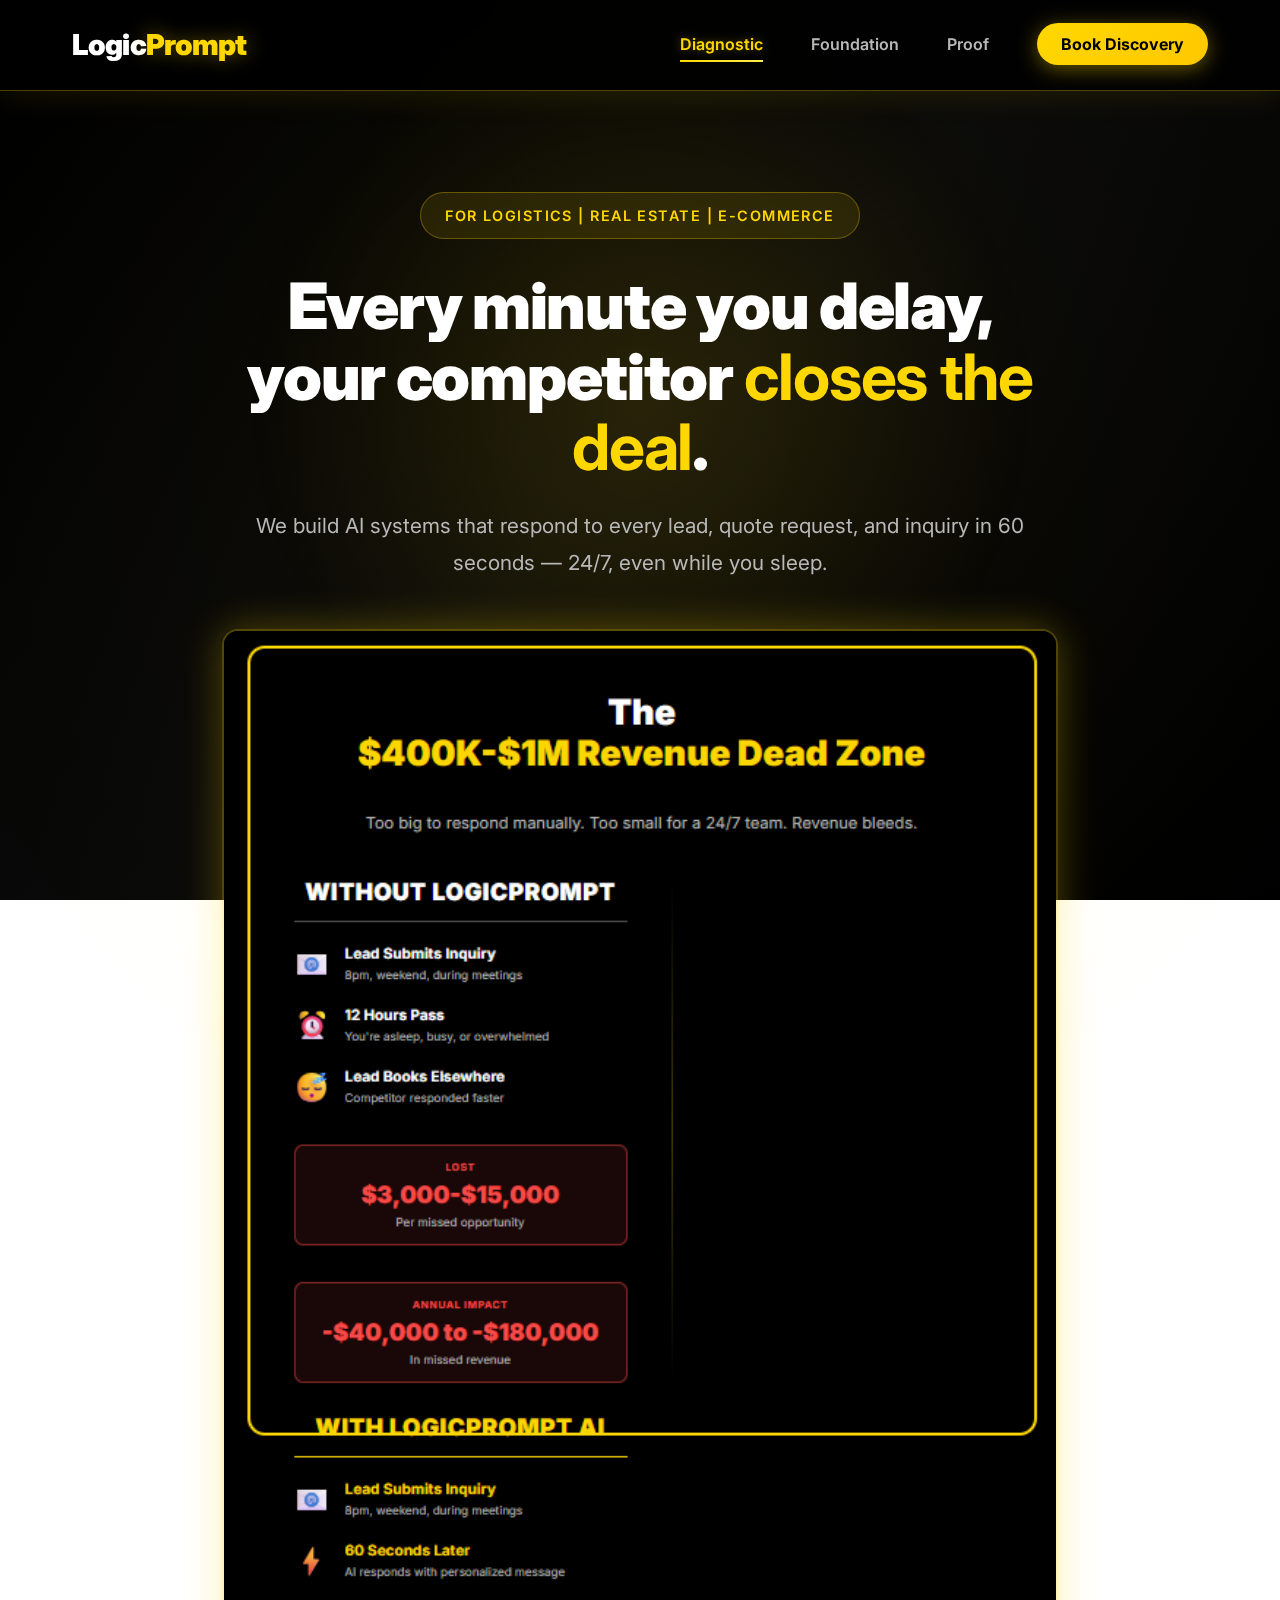
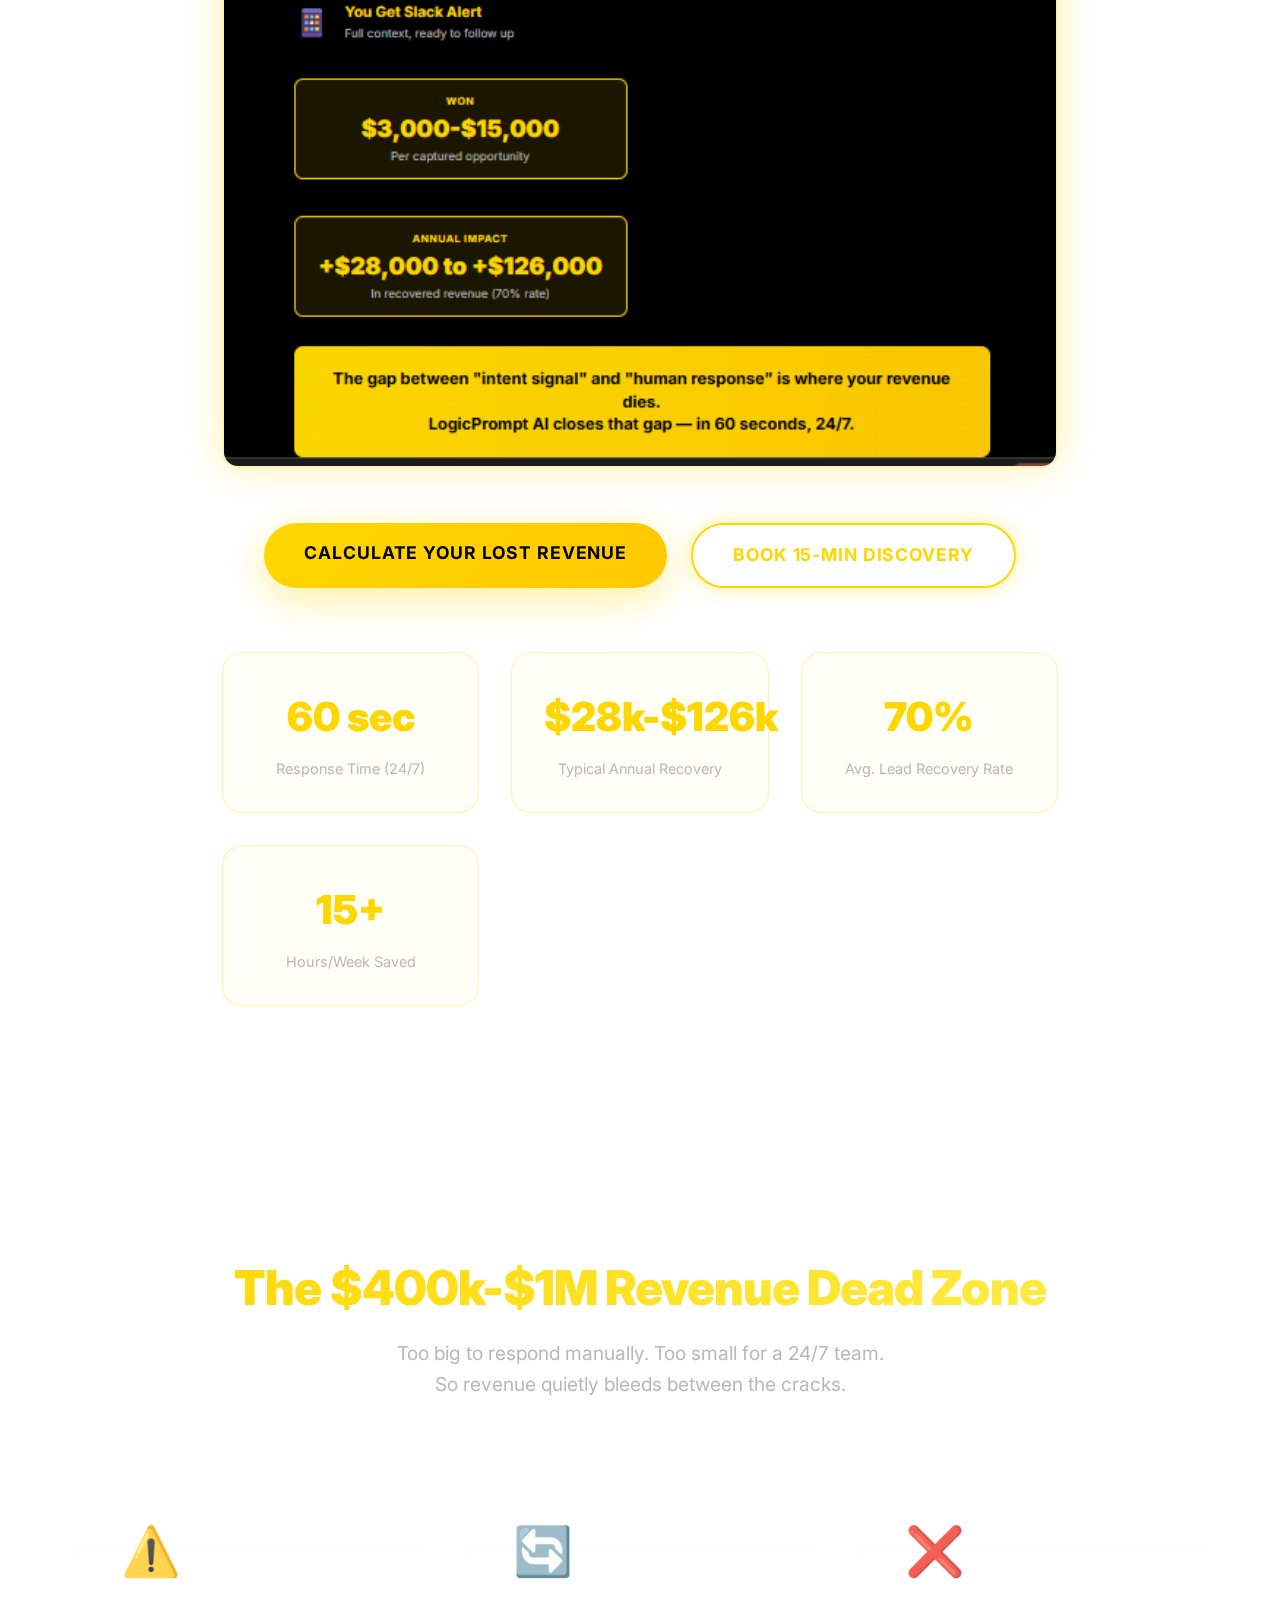
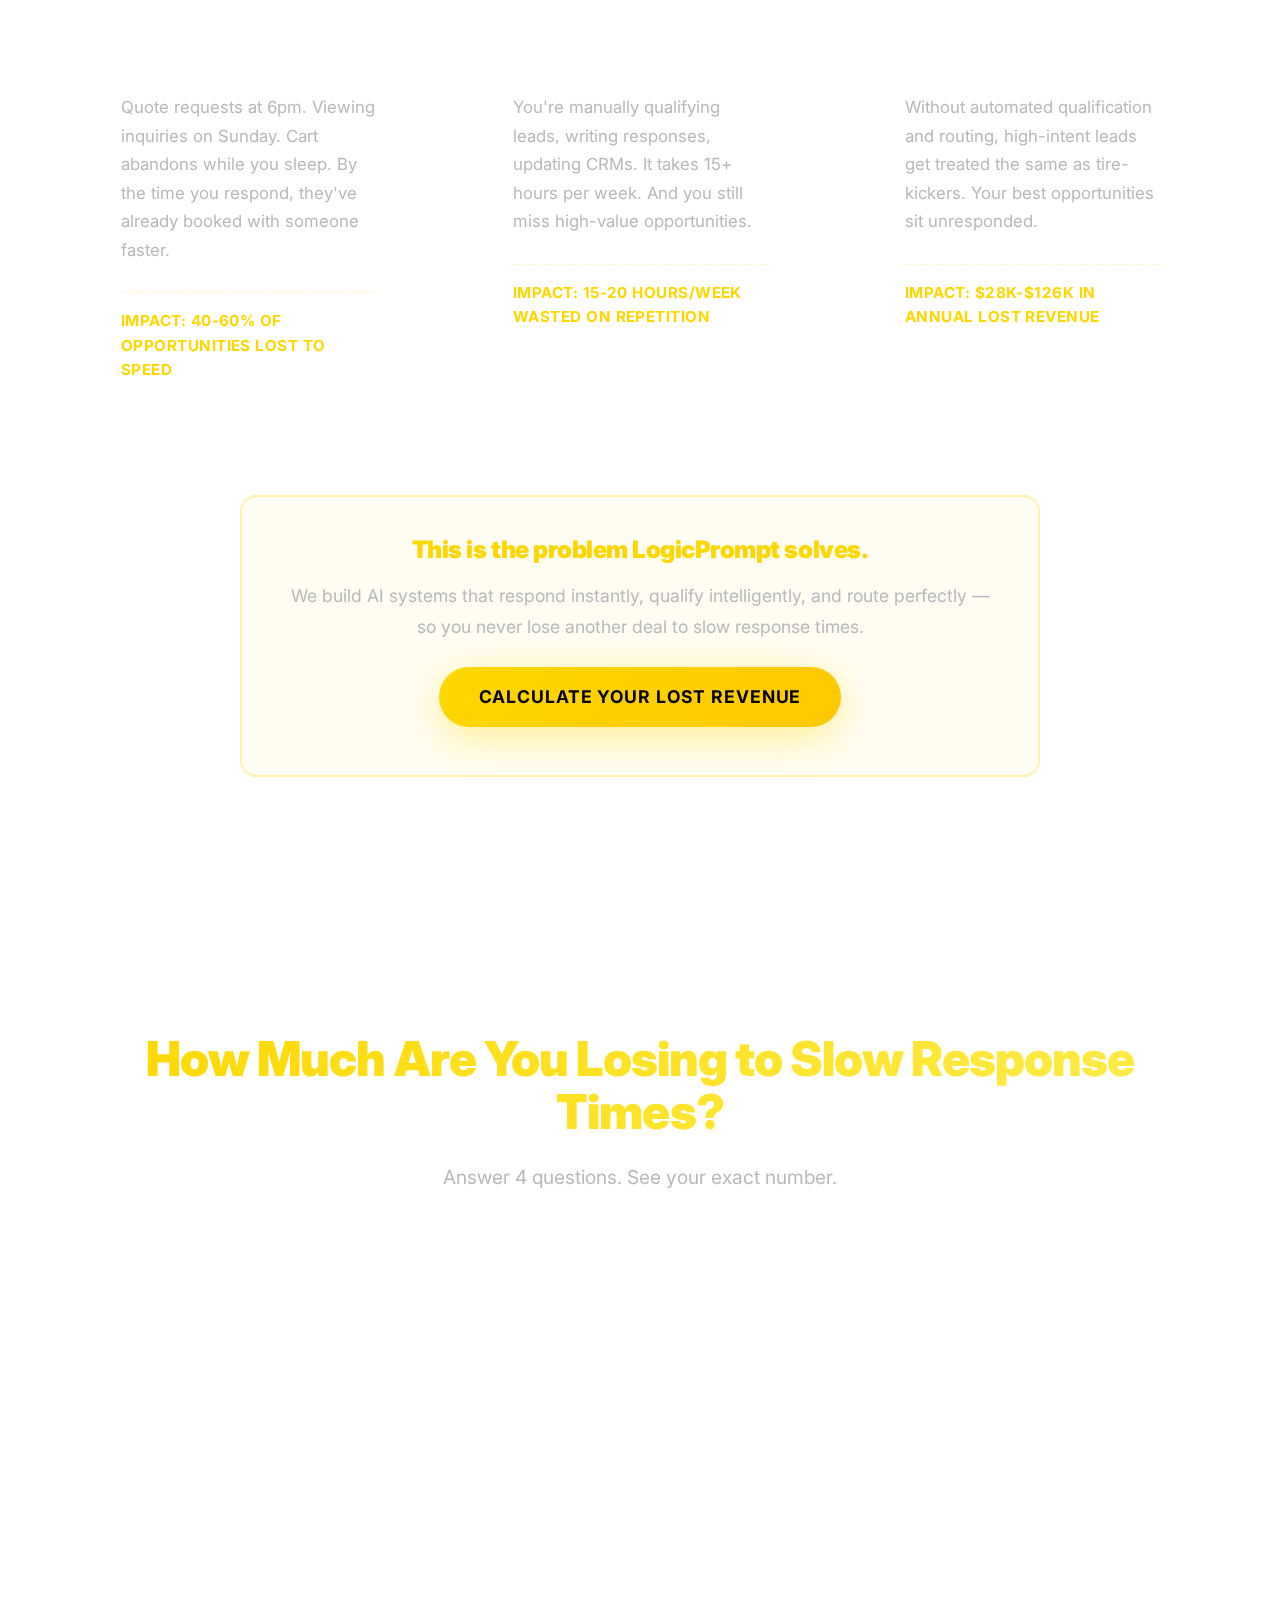
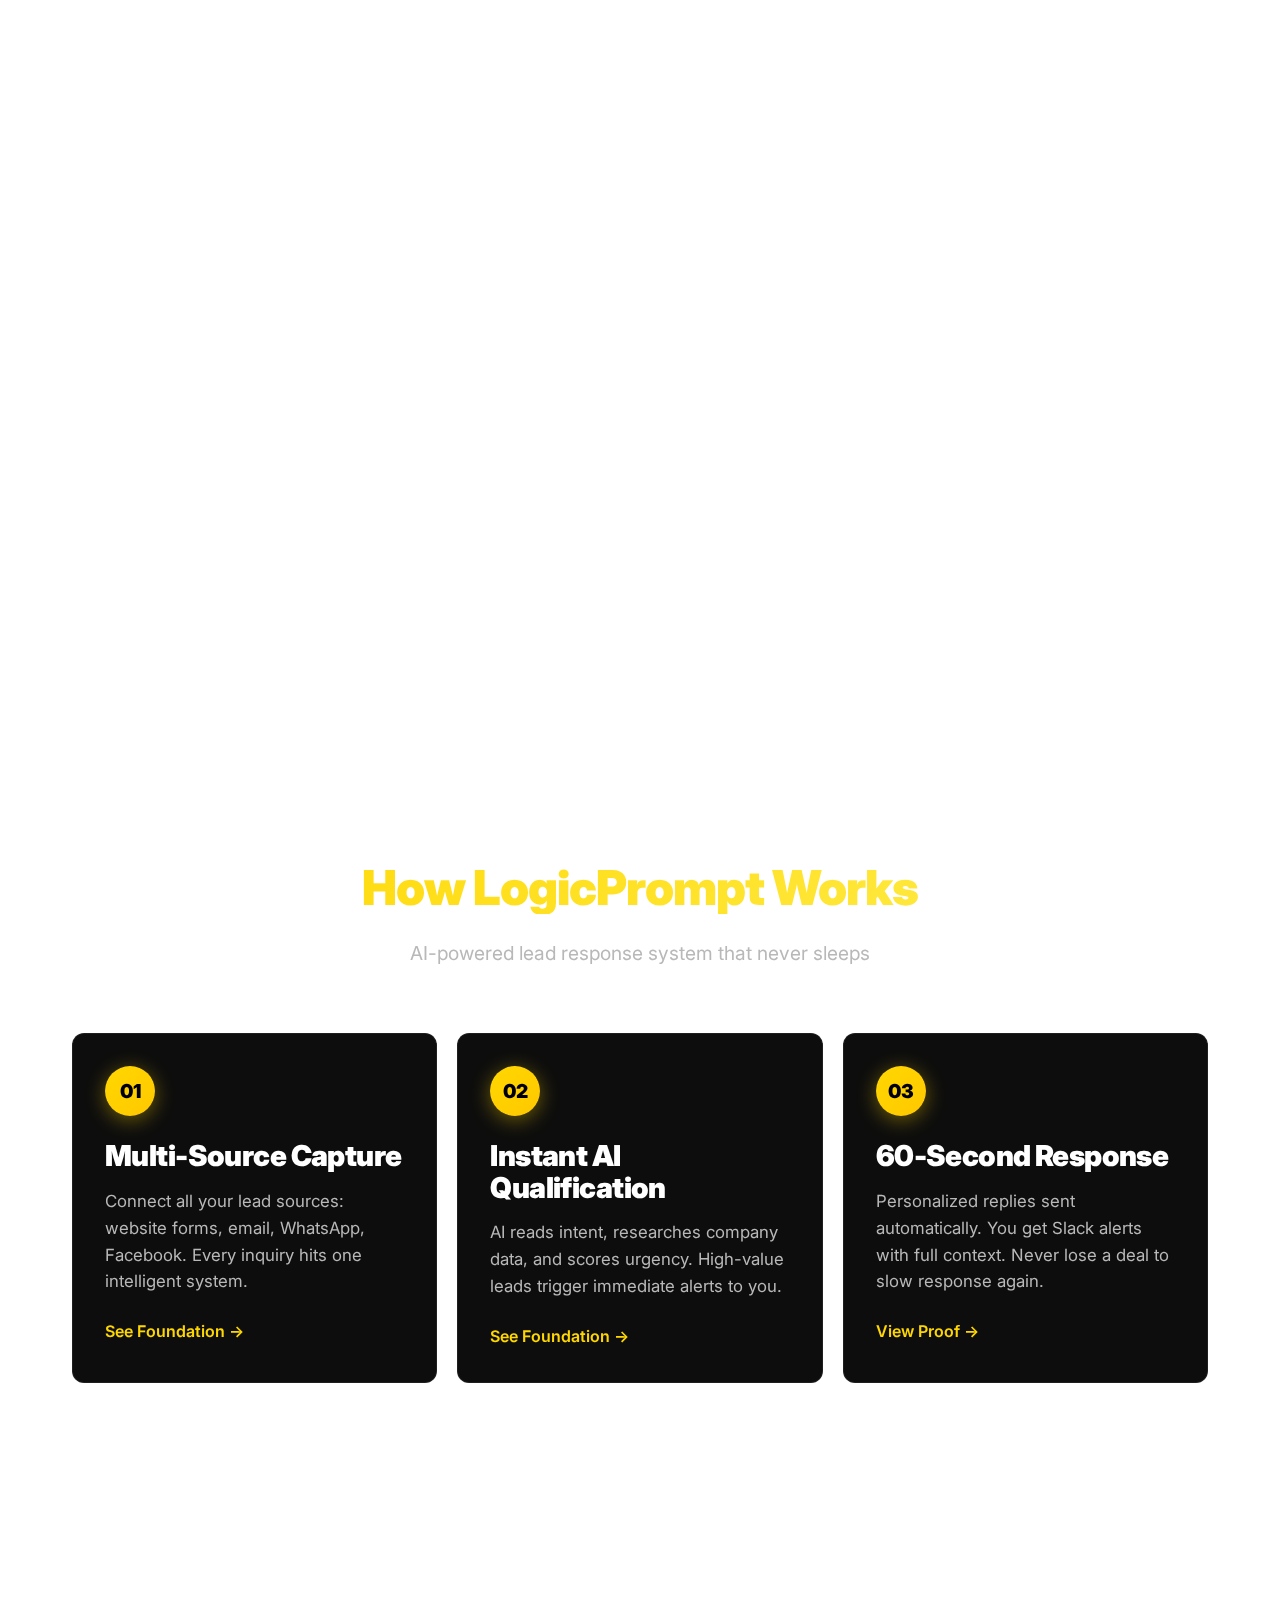
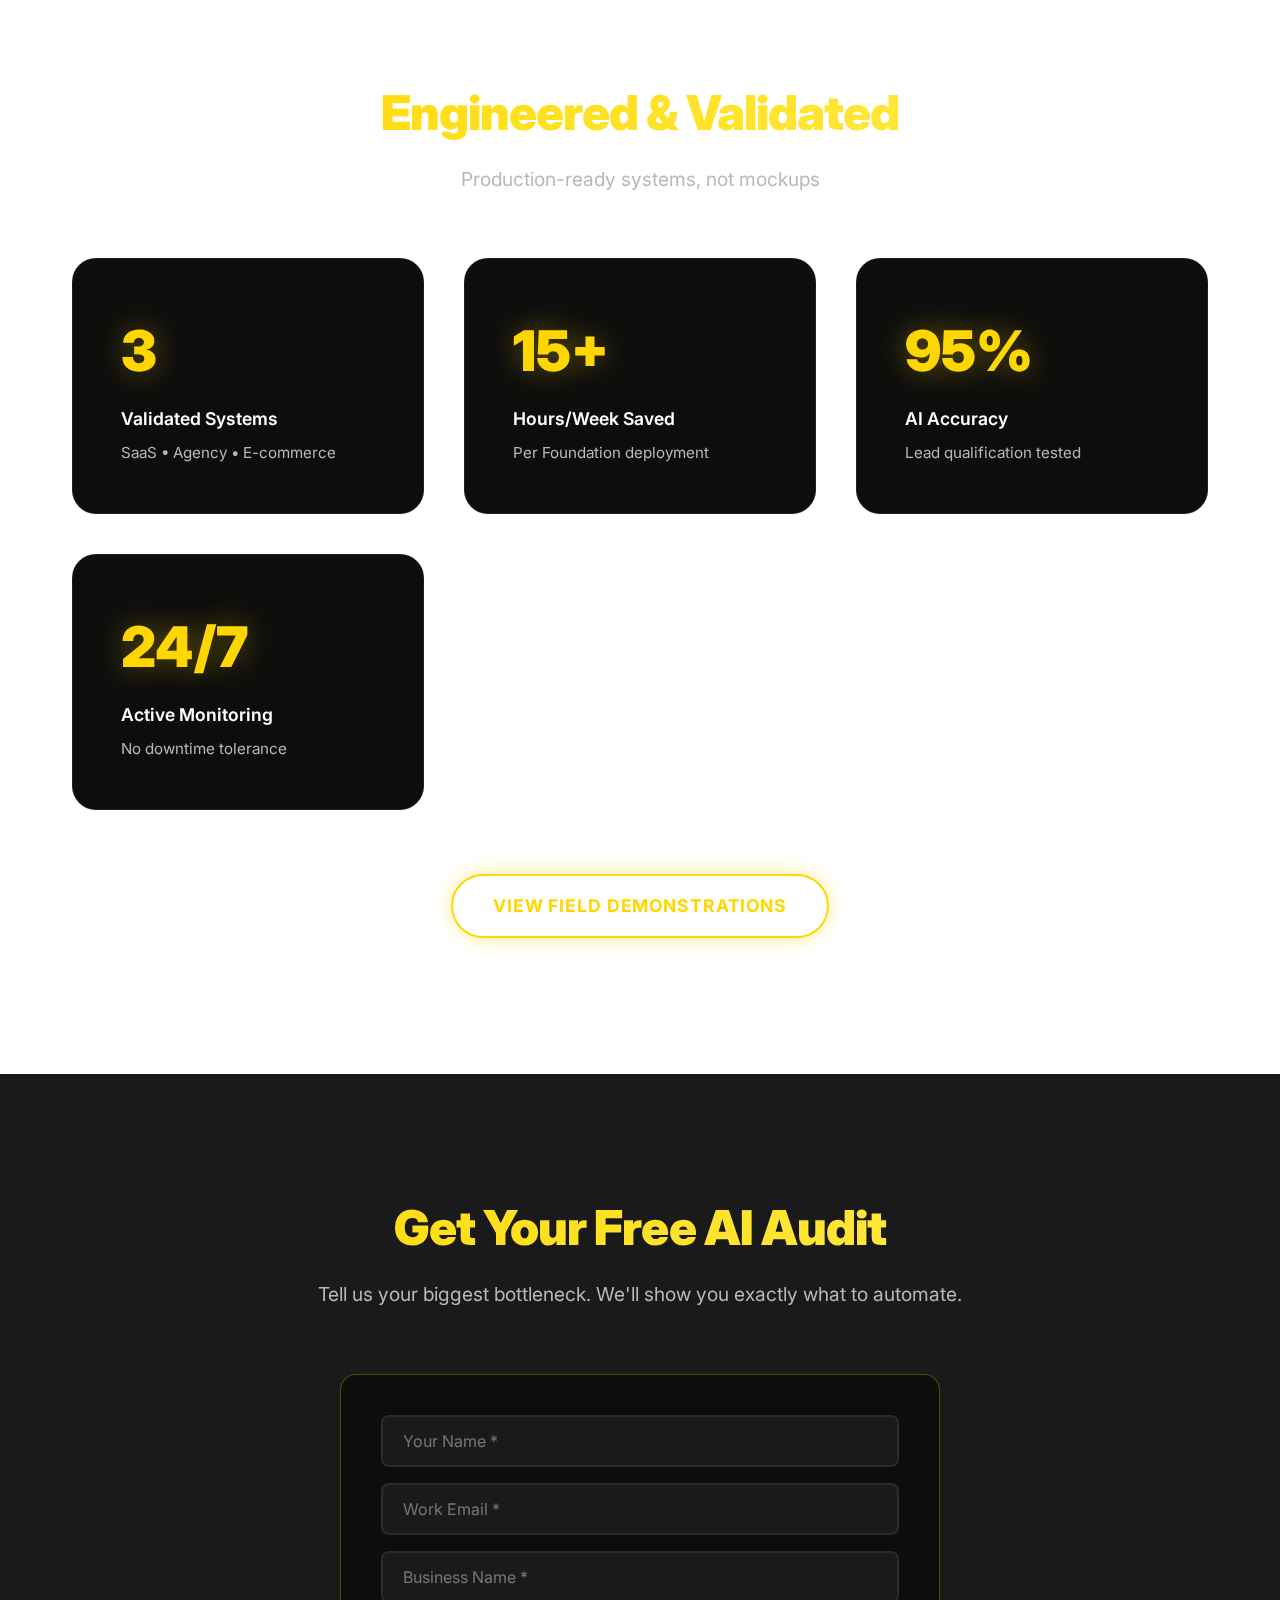
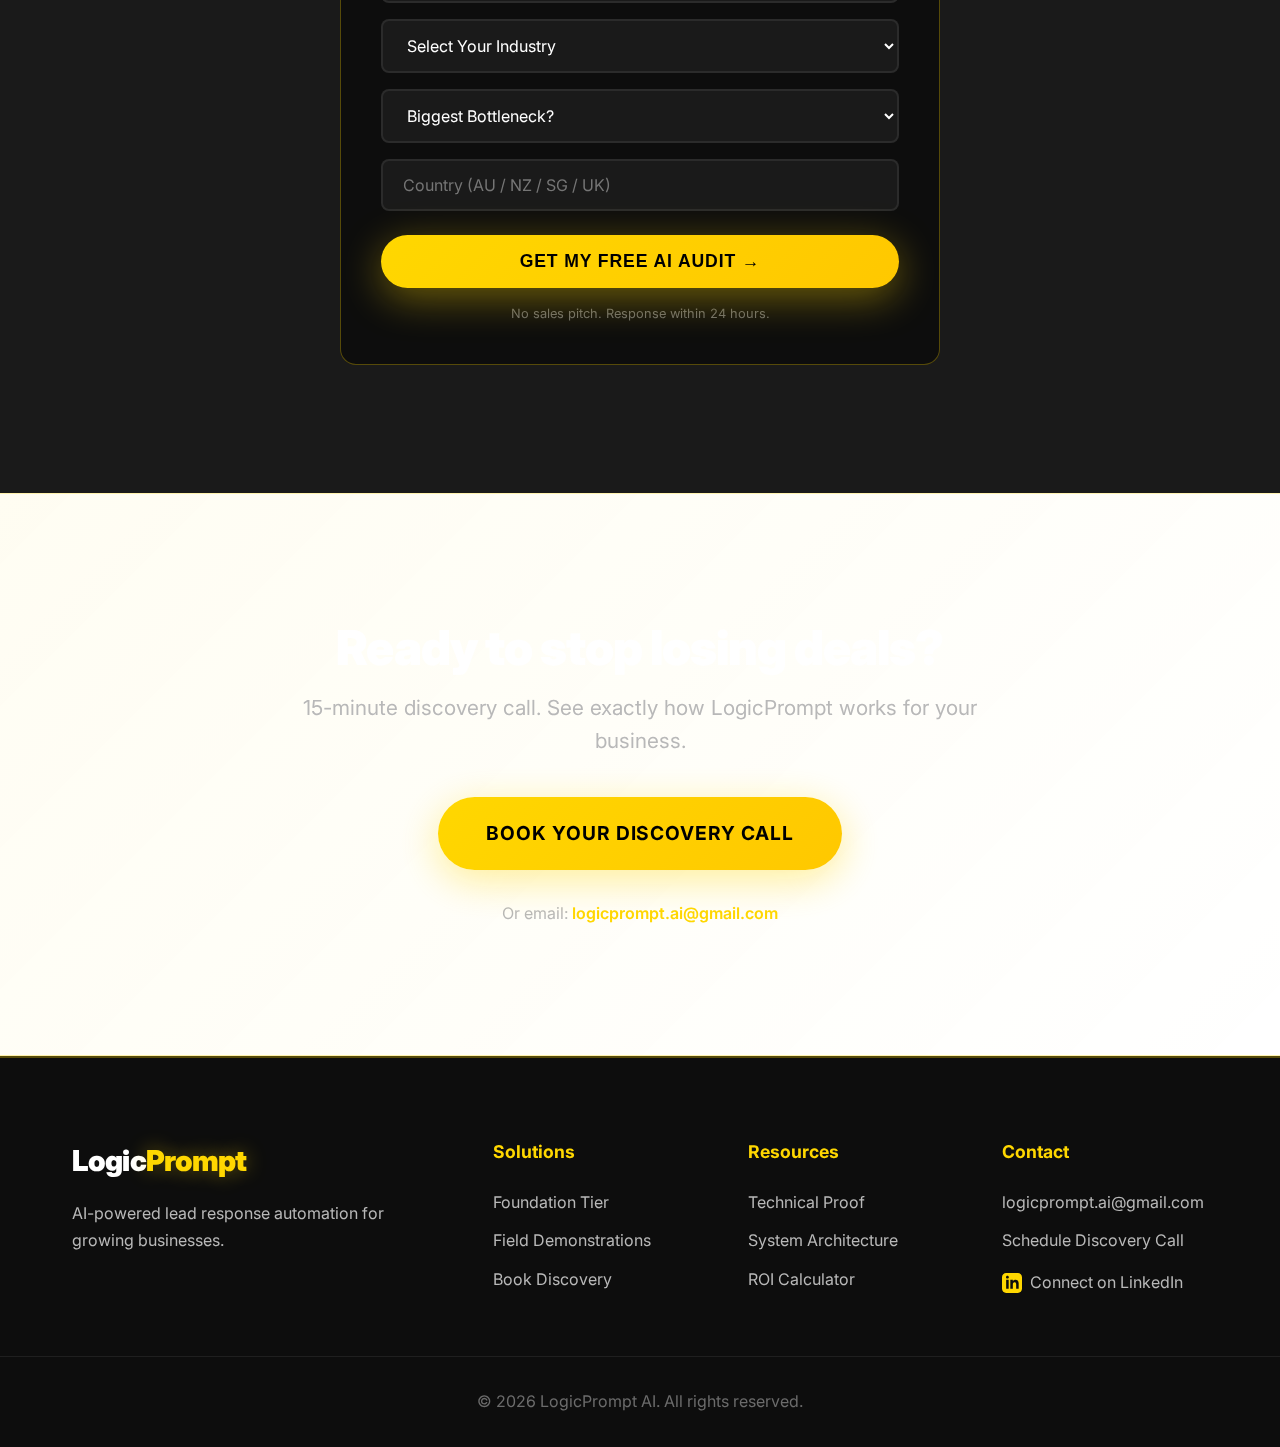
<file: index.html>
<!DOCTYPE html>
<html lang="en">
<head>

    <script async src="https://www.googletagmanager.com/gtag/js?id=G-GGPPEN65YV"></script>
<script>
  window.dataLayer = window.dataLayer || [];
  function gtag(){dataLayer.push(arguments);}
  gtag('js', new Date());

  // Updated Config
  gtag('config', 'G-GGPPEN65YV', {
    'send_page_view': true,
    'linker': { 'domains': ['logicpromptai-max.github.io'] }
  });
</script>

    <meta charset="UTF-8">
    <meta name="viewport" content="width=device-width, initial-scale=1.0">
    
    <!-- SEO Meta Tags -->
    <title>LogicPrompt AI | Stop Losing Deals to Slow Response Times</title>
    <meta name="description" content="AI systems that respond to every lead in 60 seconds. Stop losing deals to faster competitors. Logistics, Real Estate, E-commerce automation.">
    <meta name="keywords" content="lead response automation, AI sales engine, fast response system, business automation, logistics automation, real estate automation, ecommerce automation">
    <meta name="author" content="LogicPrompt AI">
    <meta name="robots" content="index, follow">
    
    <!-- Open Graph / Social Media -->
    <meta property="og:type" content="website">
    <meta property="og:url" content="https://logicpromptai-max.github.io/">
    <meta property="og:title" content="LogicPrompt AI | 60-Second Response System">
    <meta property="og:description" content="AI automation that responds to every lead in 60 seconds. Stop losing deals to faster competitors.">
    <meta property="og:image" content="https://logicpromptai-max.github.io/assets/og-image.jpg">
    
    <!-- Canonical URL -->
    <link rel="canonical" href="https://logicpromptai-max.github.io/">
    
    <!-- Favicon -->
    <link rel="icon" type="image/png" href="assets/favicon.png">
    
    <!-- Fonts -->
    <link rel="preconnect" href="https://fonts.googleapis.com">
    <link rel="preconnect" href="https://fonts.gstatic.com" crossorigin>
    <link href="https://fonts.googleapis.com/css2?family=Inter:wght@300;400;500;600;700;800;900&display=swap" rel="stylesheet">
    
    <!-- Stylesheet -->
    <link rel="stylesheet" href="style.css">
    
    <!-- Structured Data for Google -->
    <script type="application/ld+json">
    {
      "@context": "https://schema.org",
      "@type": "Organization",
      "name": "LogicPrompt AI",
      "description": "AI-powered lead response automation for logistics, real estate, and e-commerce businesses",
      "url": "https://logicpromptai-max.github.io/",
      "logo": "https://logicpromptai-max.github.io/assets/logo.png",
      "contactPoint": {
        "@type": "ContactPoint",
        "email": "logicprompt.ai@gmail.com",
        "contactType": "Sales"
      },
      "sameAs": [
        "https://www.linkedin.com/in/klyde-alan-miguel"
      ]
    }
    </script>

     <script type="application/ld+json">
    {
      "@context": "https://schema.org",
      "@type": "SoftwareApplication",
      "name": "LogicPrompt AI Revenue Calculator",
      "operatingSystem": "Web-based",
      "applicationCategory": "BusinessApplication",
      "offers": {
        "@type": "Offer",
        "price": "0",
        "priceCurrency": "USD"
      },
      "author": {
        "@type": "Person",
        "name": "Klyde Alan Miguel Del Castillo"
      },
      "description": "Free calculator that shows how much revenue you're losing to slow response times. Built for businesses earning $400k-$1M annually.",
      "featureList": [
        "Calculate lost revenue from slow response times",
        "Estimate annual recovery potential",
        "Project ROI from automation",
        "Instant results with no signup required"
      ]
    }
    </script>
</head>

<body>
    <!-- Navigation -->
    <nav class="nav" id="mainNav">
        <div class="container nav-container">
            <a href="index.html" class="logo">
                Logic<span class="logo-accent">Prompt</span>
            </a>
            <button class="nav-toggle" id="navToggle" aria-label="Toggle navigation">
                <span></span>
                <span></span>
                <span></span>
            </button>
            <ul class="nav-menu" id="navMenu">
                <li><a href="index.html" class="nav-link active">Diagnostic</a></li>
                <li><a href="foundation.html" class="nav-link">Foundation</a></li>
                <li><a href="research-specs.html" class="nav-link">Proof</a></li>
                <li><a href="audit.html" class="nav-link nav-cta">Book Discovery</a></li>
            </ul>
        </div>
    </nav>

    <!-- Hero Section -->
    <header class="hero">
        <div class="container hero-container">
            <div class="hero-badge">For Logistics | Real Estate | E-commerce</div>
            
            <h1 class="hero-title">
                Every minute you delay,<br>
                your competitor <span class="text-gold">closes the deal</span>.
            </h1>
            
            <p class="hero-subtitle">
                We build AI systems that respond to every lead, quote request, 
                and inquiry in 60 seconds — 24/7, even while you sleep.
            </p>

            <!-- Visual Story Card -->
            <div style="margin: 3rem auto; max-width: 900px;">
                <img src="assets/universal-before-after.png" 
                     alt="Before and After LogicPrompt - Speed Comparison" 
                     style="width: 100%; border-radius: 16px; border: 2px solid var(--border-gold); box-shadow: var(--shadow-gold);" />
            </div>

            <div class="hero-cta">
                <a href="#tei-calculator" class="btn btn-primary">Calculate Your Lost Revenue</a>
                <a href="audit.html" class="btn btn-secondary">Book 15-Min Discovery</a>
            </div>
            
            <div class="hero-stats">
                <div class="stat">
                    <div class="stat-value">60 sec</div>
                    <div class="stat-label">Response Time (24/7)</div>
                </div>
                <div class="stat">
                    <div class="stat-value">$28k-$126k</div>
                    <div class="stat-label">Typical Annual Recovery</div>
                </div>
                <div class="stat">
                    <div class="stat-value">70%</div>
                    <div class="stat-label">Avg. Lead Recovery Rate</div>
                </div>
                <div class="stat">
                    <div class="stat-value">15+</div>
                    <div class="stat-label">Hours/Week Saved</div>
                </div>
            </div>
        </div>
    </header>

    <!-- Problem Section -->
    <section class="section section-problem">
        <div class="container">
            <h2 class="section-title">The $400k-$1M Revenue Dead Zone</h2>
            <p class="section-subtitle">
                Too big to respond manually. Too small for a 24/7 team.<br>
                So revenue quietly bleeds between the cracks.
            </p>
            
            <div class="drift-grid">
                <!-- Card 1: Speed Problem -->
                <div class="drift-card">
                    <div class="drift-icon">⚠️</div>
                    <h3>Slow Response = Lost Deals</h3>
                    <p>
                        Quote requests at 6pm. Viewing inquiries on Sunday. 
                        Cart abandons while you sleep. By the time you respond, 
                        they've already booked with someone faster.
                    </p>
                    <div class="drift-impact">
                        Impact: <span class="text-gold">40-60% of opportunities lost to speed</span>
                    </div>
                </div>
                
                <!-- Card 2: Manual Chaos -->
                <div class="drift-card">
                    <div class="drift-icon">🔄</div>
                    <h3>Manual Bottlenecks</h3>
                    <p>
                        You're manually qualifying leads, writing responses, 
                        updating CRMs. It takes 15+ hours per week. 
                        And you still miss high-value opportunities.
                    </p>
                    <div class="drift-impact">
                        Impact: <span class="text-gold">15-20 hours/week wasted on repetition</span>
                    </div>
                </div>
                
                <!-- Card 3: No System -->
                <div class="drift-card">
                    <div class="drift-icon">❌</div>
                    <h3>Revenue Left on the Table</h3>
                    <p>
                        Without automated qualification and routing, 
                        high-intent leads get treated the same as tire-kickers. 
                        Your best opportunities sit unresponded.
                    </p>
                    <div class="drift-impact">
                        Impact: <span class="text-gold">$28k-$126k in annual lost revenue</span>
                    </div>
                </div>
            </div>
            
            <!-- Call-out box -->
            <div style="max-width: 800px; margin: 4rem auto 0; padding: 2.5rem; background: rgba(255, 215, 0, 0.05); border: 2px solid var(--border-gold); border-radius: 16px; text-align: center;">
                <h3 style="color: var(--gold-primary); margin-bottom: 1rem; font-size: 1.5rem;">
                    This is the problem LogicPrompt solves.
                </h3>
                <p style="color: var(--text-secondary); font-size: 1.1rem; line-height: 1.8; margin-bottom: 1.5rem;">
                    We build AI systems that respond instantly, qualify intelligently, 
                    and route perfectly — so you never lose another deal to slow response times.
                </p>
                <a href="#tei-calculator" class="btn btn-primary">Calculate Your Lost Revenue</a>
            </div>
        </div>
    </section>

    <!-- TEI Calculator Section -->
    <section class="section section-calculator" id="tei-calculator">
        <div class="container">
            <div class="calculator-header">
                <h2 class="section-title">How Much Are You Losing to Slow Response Times?</h2>
                <p class="section-subtitle">Answer 4 questions. See your exact number.</p>
            </div>
            
            <div class="calculator-card">
                <div class="calculator-inputs">
                    <div class="input-group">
                        <label for="weeklyHours">Weekly hours on manual workflows</label>
                        <input type="number" id="weeklyHours" value="15" min="0" max="168">
                        <span class="input-hint">Lead review, task assignment, follow-ups</span>
                    </div>
                    
                    <div class="input-group">
                        <label for="hourlyRate">Average hourly cost ($/hr)</label>
                        <input type="number" id="hourlyRate" value="50" min="0">
                        <span class="input-hint">Salary + overhead / working hours</span>
                    </div>
                    
                    <div class="input-group">
                        <label for="errorRate">Estimated error rate (%)</label>
                        <input type="number" id="errorRate" value="15" min="0" max="100">
                        <span class="input-hint">Missed leads, wrong assignments, delays</span>
                    </div>
                </div>
                
                <div class="calculator-results">
                    <div class="result-card result-primary">
                        <div class="result-label">Annual Cost of Drift</div>
                        <div class="result-value" id="annualCost">$39,000</div>
                    </div>
                    
                    <div class="result-card">
                        <div class="result-label">Potential Recovery</div>
                        <div class="result-value text-gold" id="potentialSavings">$27,300</div>
                        <div class="result-sublabel">With AI workflow automation</div>
                    </div>
                    
                    <div class="result-card result-savings">
                        <div class="result-label">Net ROI Year 1</div>
                        <div class="result-value" id="netROI">151%+</div>
                        <div class="result-sublabel">After system investment</div>
                    </div>
                </div>
                
                <div class="calculator-cta">
                    <a href="audit.html" class="btn btn-primary btn-large">Get Your Custom Analysis</a>
                    <p class="calculator-disclaimer">15-minute audit • No sales pitch • Immediate insights</p>
                </div>
            </div>
        </div>
    </section>

    <!-- Solution Preview -->
    <section class="section section-solution">
        <div class="container">
            <h2 class="section-title">How LogicPrompt Works</h2>
            <p class="section-subtitle">AI-powered lead response system that never sleeps</p>
            
            <div class="solution-grid">
                <div class="solution-card">
                    <div class="solution-step">01</div>
                    <h3>Multi-Source Capture</h3>
                    <p>Connect all your lead sources: website forms, email, WhatsApp, Facebook. Every inquiry hits one intelligent system.</p>
                    <a href="foundation.html" class="solution-link">See Foundation →</a>
                </div>
                
                <div class="solution-card">
                    <div class="solution-step">02</div>
                    <h3>Instant AI Qualification</h3>
                    <p>AI reads intent, researches company data, and scores urgency. High-value leads trigger immediate alerts to you.</p>
                    <a href="foundation.html" class="solution-link">See Foundation →</a>
                </div>
                
                <div class="solution-card">
                    <div class="solution-step">03</div>
                    <h3>60-Second Response</h3>
                    <p>Personalized replies sent automatically. You get Slack alerts with full context. Never lose a deal to slow response again.</p>
                    <a href="research-specs.html" class="solution-link">View Proof →</a>
                </div>
            </div>
        </div>
    </section>

    <!-- Social Proof -->
    <section class="section section-proof">
        <div class="container">
            <h2 class="section-title">Engineered & Validated</h2>
            <p class="section-subtitle">Production-ready systems, not mockups</p>
            
            <div class="proof-grid">
                <div class="proof-stat">
                    <div class="proof-value">3</div>
                    <div class="proof-label">Validated Systems</div>
                    <div class="proof-detail">SaaS • Agency • E-commerce</div>
                </div>
                
                <div class="proof-stat">
                    <div class="proof-value">15+</div>
                    <div class="proof-label">Hours/Week Saved</div>
                    <div class="proof-detail">Per Foundation deployment</div>
                </div>
                
                <div class="proof-stat">
                    <div class="proof-value">95%</div>
                    <div class="proof-label">AI Accuracy</div>
                    <div class="proof-detail">Lead qualification tested</div>
                </div>
                
                <div class="proof-stat">
                    <div class="proof-value">24/7</div>
                    <div class="proof-label">Active Monitoring</div>
                    <div class="proof-detail">No downtime tolerance</div>
                </div>
            </div>
            
            <div class="proof-cta">
                <a href="research-specs.html" class="btn btn-secondary">View Field Demonstrations</a>
            </div>
        </div>
    </section>

<!-- Lead Capture Section -->
<section class="section"
    style="background:var(--dark-elevated);">
    <div class="container">
        <h2 class="section-title">
            Get Your Free AI Audit
        </h2>
        <p class="section-subtitle">
            Tell us your biggest bottleneck.
            We'll show you exactly what to automate.
        </p>

        <div style="max-width:600px;
            margin:0 auto;
            background:var(--dark-card);
            border:1px solid var(--border-gold);
            border-radius:16px;
            padding:2.5rem;">

            <form
                id="indexLeadForm"
                action="https://formspree.io/f/mvzdljkq"
                method="POST">

                <input type="hidden"
                    name="source"
                    value="Homepage">
                <input type="hidden"
                    name="_next"
                    value="https://logicpromptai-max.github.io/thanks.html">
                <input type="text"
                    name="_gotcha"
                    style="display:none">

                <div style="margin-bottom:1.25rem;">
                    <input
                        type="text"
                        name="name"
                        placeholder="Your Name *"
                        required
                        style="width:100%;
                        padding:0.875rem 1.25rem;
                        background:var(--dark-elevated);
                        border:2px solid var(--border-subtle);
                        border-radius:8px;
                        color:var(--text-primary);
                        font-size:1rem;
                        font-family:inherit;
                        margin-bottom:1rem;
                        display:block;">
                    <input
                        type="email"
                        name="email"
                        placeholder="Work Email *"
                        required
                        style="width:100%;
                        padding:0.875rem 1.25rem;
                        background:var(--dark-elevated);
                        border:2px solid var(--border-subtle);
                        border-radius:8px;
                        color:var(--text-primary);
                        font-size:1rem;
                        font-family:inherit;
                        margin-bottom:1rem;
                        display:block;">
                    <input
                        type="text"
                        name="business"
                        placeholder="Business Name *"
                        required
                        style="width:100%;
                        padding:0.875rem 1.25rem;
                        background:var(--dark-elevated);
                        border:2px solid var(--border-subtle);
                        border-radius:8px;
                        color:var(--text-primary);
                        font-size:1rem;
                        font-family:inherit;
                        margin-bottom:1rem;
                        display:block;">
                    <select
                        name="niche"
                        style="width:100%;
                        padding:0.875rem 1.25rem;
                        background:var(--dark-elevated);
                        border:2px solid var(--border-subtle);
                        border-radius:8px;
                        color:var(--text-primary);
                        font-size:1rem;
                        font-family:inherit;
                        margin-bottom:1rem;
                        display:block;">
                        <option value="">
                            Select Your Industry
                        </option>
                        <option value="accounting">
                            Accounting Firm
                        </option>
                        <option value="law">
                            Law Firm
                        </option>
                        <option value="dental">
                            Dental Practice
                        </option>
                        <option value="allied">
                            Allied Health
                        </option>
                        <option value="psychology">
                            Psychology
                        </option>
                        <option value="aesthetics">
                            Cosmetic Clinic
                        </option>
                        <option value="logistics">
                            Logistics
                        </option>
                        <option value="realestate">
                            Real Estate
                        </option>
                        <option value="ecommerce">
                            E-commerce
                        </option>
                        <option value="other">
                            Other
                        </option>
                    </select>
                    <select
                        name="pain"
                        style="width:100%;
                        padding:0.875rem 1.25rem;
                        background:var(--dark-elevated);
                        border:2px solid var(--border-subtle);
                        border-radius:8px;
                        color:var(--text-primary);
                        font-size:1rem;
                        font-family:inherit;
                        margin-bottom:1rem;
                        display:block;">
                        <option value="">
                            Biggest Bottleneck?
                        </option>
                        <option value="slow_response">
                            Slow Lead Response
                        </option>
                        <option value="appointments">
                            Appointment Reminders
                        </option>
                        <option value="documents">
                            Document Collection
                        </option>
                        <option value="followups">
                            Client Follow-ups
                        </option>
                        <option value="intake">
                            Client Intake Process
                        </option>
                        <option value="billing">
                            Billing & Invoicing
                        </option>
                        <option value="other">
                            Other Manual Tasks
                        </option>
                    </select>
                    <input
                        type="text"
                        name="country"
                        placeholder="Country (AU / NZ / SG / UK)"
                        style="width:100%;
                        padding:0.875rem 1.25rem;
                        background:var(--dark-elevated);
                        border:2px solid var(--border-subtle);
                        border-radius:8px;
                        color:var(--text-primary);
                        font-size:1rem;
                        font-family:inherit;
                        margin-bottom:1.5rem;
                        display:block;">
                </div>

                <button
                    type="submit"
                    class="btn btn-primary"
                    style="width:100%;
                    font-size:1.1rem;">
                    Get My Free AI Audit →
                </button>

                <p style="text-align:center;
                    margin-top:1rem;
                    font-size:0.8rem;
                    color:var(--text-muted);">
                    No sales pitch.
                    Response within 24 hours.
                </p>
            </form>
        </div>
    </div>
</section>

    <!-- Final CTA -->
    <section class="section section-cta">
        <div class="container cta-container">
            <h2 class="cta-title">Ready to stop losing deals?</h2>
            <p class="cta-subtitle">15-minute discovery call. See exactly how LogicPrompt works for your business.</p>
            <a href="audit.html" class="btn btn-primary btn-large">Book Your Discovery Call</a>
            <p class="cta-fallback">Or email: <a href="mailto:logicprompt.ai@gmail.com" class="text-gold">logicprompt.ai@gmail.com</a></p>
        </div>
    </section>

    <!-- Footer -->
    <footer class="footer">
        <div class="container footer-container">
            <div class="footer-brand">
                <div class="logo">Logic<span class="logo-accent">Prompt</span></div>
                <p>AI-powered lead response automation for growing businesses.</p>
            </div>
            
            <div class="footer-links">
                <div class="footer-col">
                    <h4>Solutions</h4>
                    <ul>
                        <li><a href="foundation.html">Foundation Tier</a></li>
                        <li><a href="research-specs.html">Field Demonstrations</a></li>
                        <li><a href="audit.html">Book Discovery</a></li>
                    </ul>
                </div>
                
                <div class="footer-col">
                    <h4>Resources</h4>
                    <ul>
                        <li><a href="research-specs.html">Technical Proof</a></li>
                        <li><a href="research-specs.html">System Architecture</a></li>
                        <li><a href="#tei-calculator">ROI Calculator</a></li>
                    </ul>
                </div>
                
                <div class="footer-col">
                    <h4>Contact</h4>
                    <ul>
                        <li><a href="mailto:logicprompt.ai@gmail.com">logicprompt.ai@gmail.com</a></li>
                        <li><a href="audit.html">Schedule Discovery Call</a></li>
                        <li style="margin-top: 1rem;">
                            <a href="https://www.linkedin.com/in/klyde-alan-miguel" target="_blank" style="display: flex; align-items: center; gap: 8px;">
                                <svg xmlns="http://www.w3.org/2000/svg" width="20" height="20" viewBox="0 0 24 24" fill="var(--gold-primary)">
                                    <path d="M19 0h-14c-2.761 0-5 2.239-5 5v14c0 2.761 2.239 5 5 5h14c2.761 0 5-2.239 5-5v-14c0-2.761-2.239-5-5-5zm-11 19h-3v-11h3v11zm-1.5-12.268c-.966 0-1.75-.79-1.75-1.764s.784-1.764 1.75-1.764 1.75.79 1.75 1.764-.783 1.764-1.75 1.764zm13.5 12.268h-3v-5.604c0-3.368-4-3.113-4 0v5.604h-3v-11h3v1.765c1.396-2.586 7-2.777 7 2.476v6.759z"/>
                                </svg>
                                <span>Connect on LinkedIn</span>
                            </a>
                        </li>
                    </ul>
                </div>
            </div>
        </div>
        
        <div class="footer-bottom">
            <div class="container">
                <p>&copy; 2026 LogicPrompt AI. All rights reserved.</p>
            </div>
        </div>
    </footer>

    <!-- JavaScript -->
    <script src="script.js"></script>
</body>
</html>
</file>
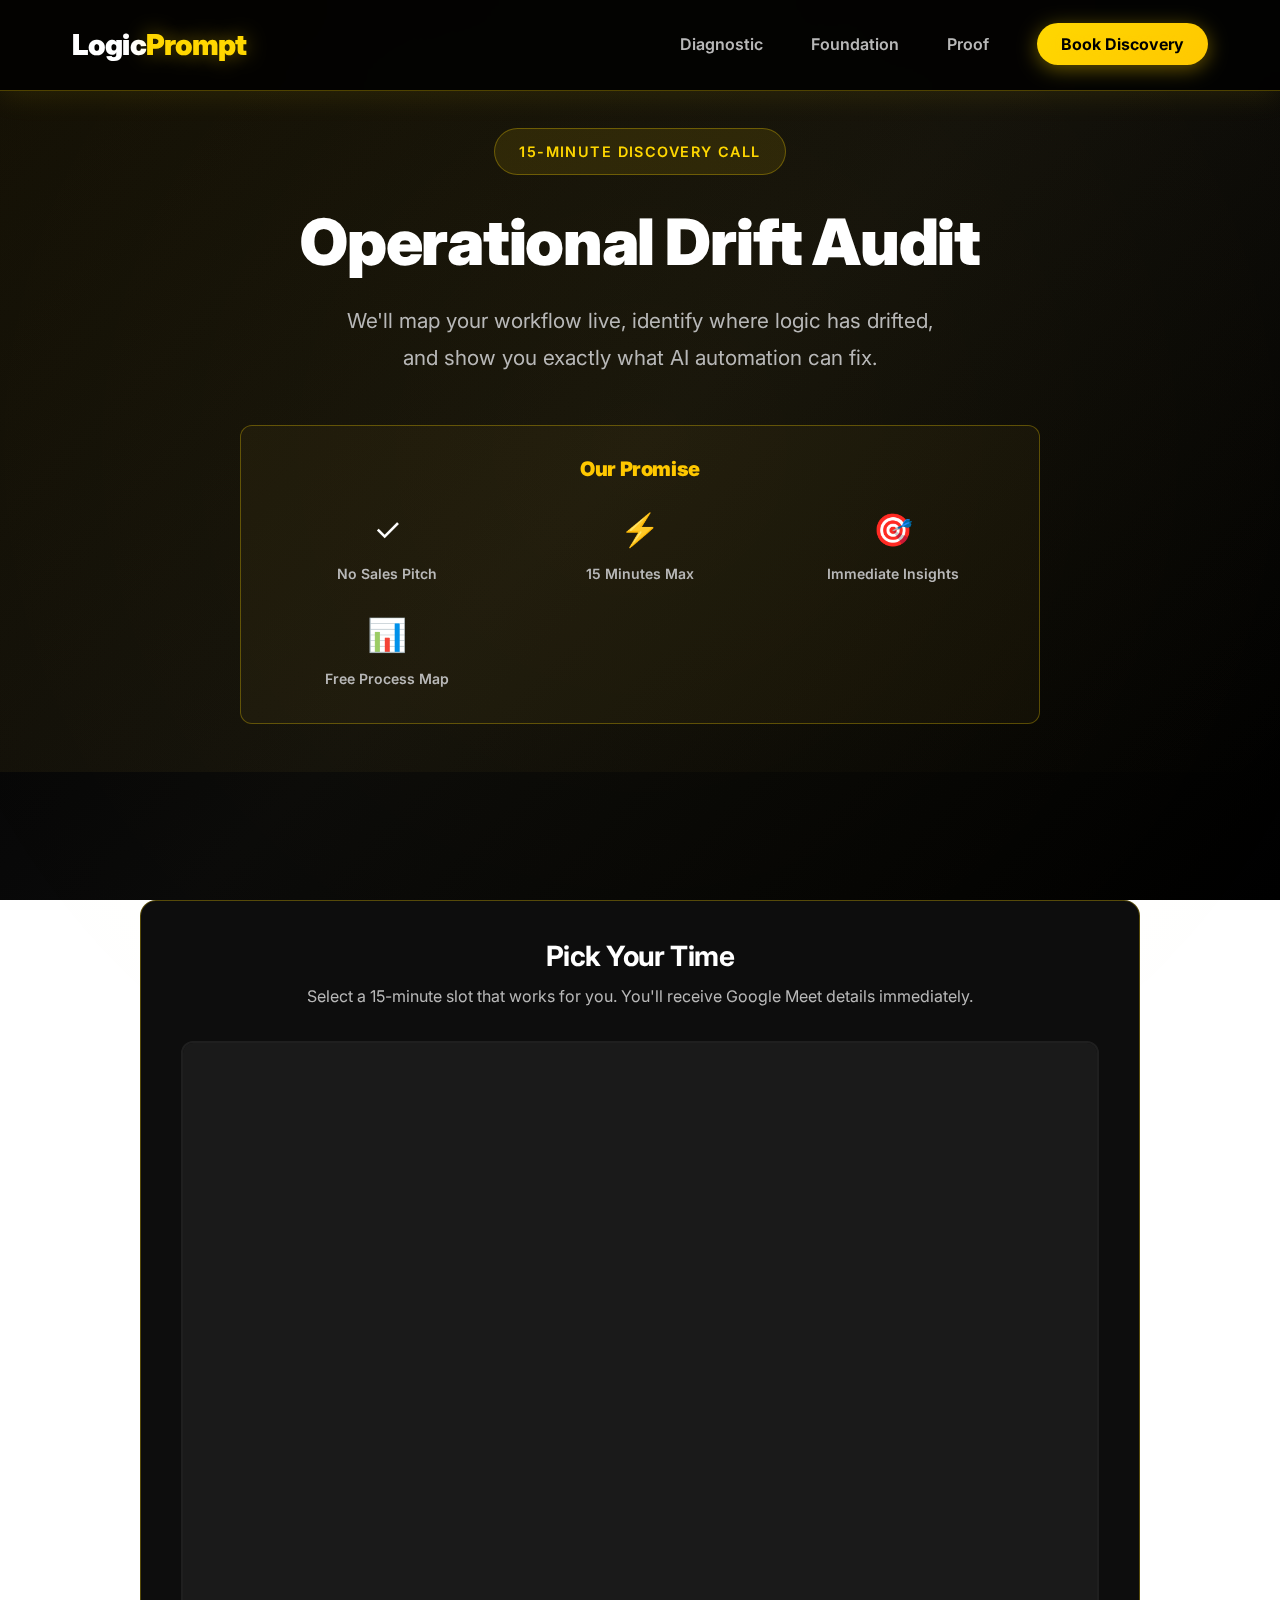
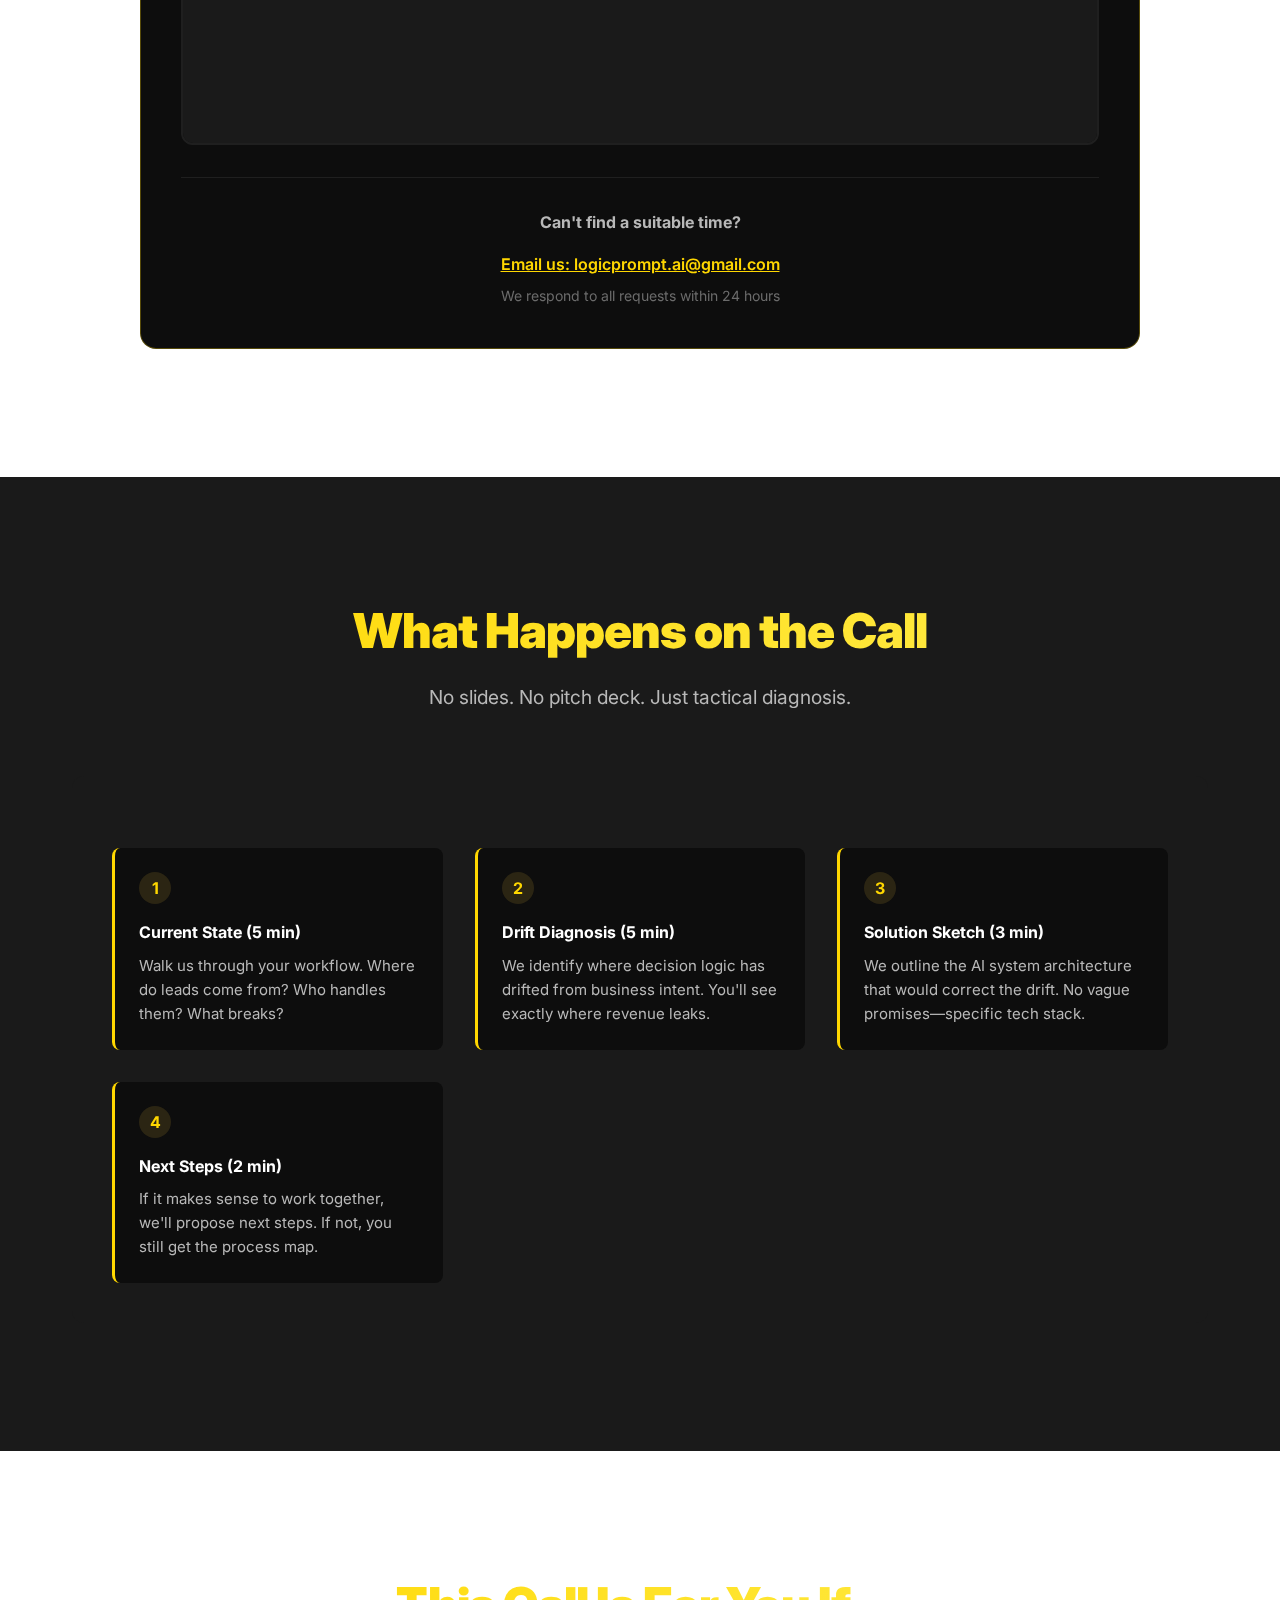
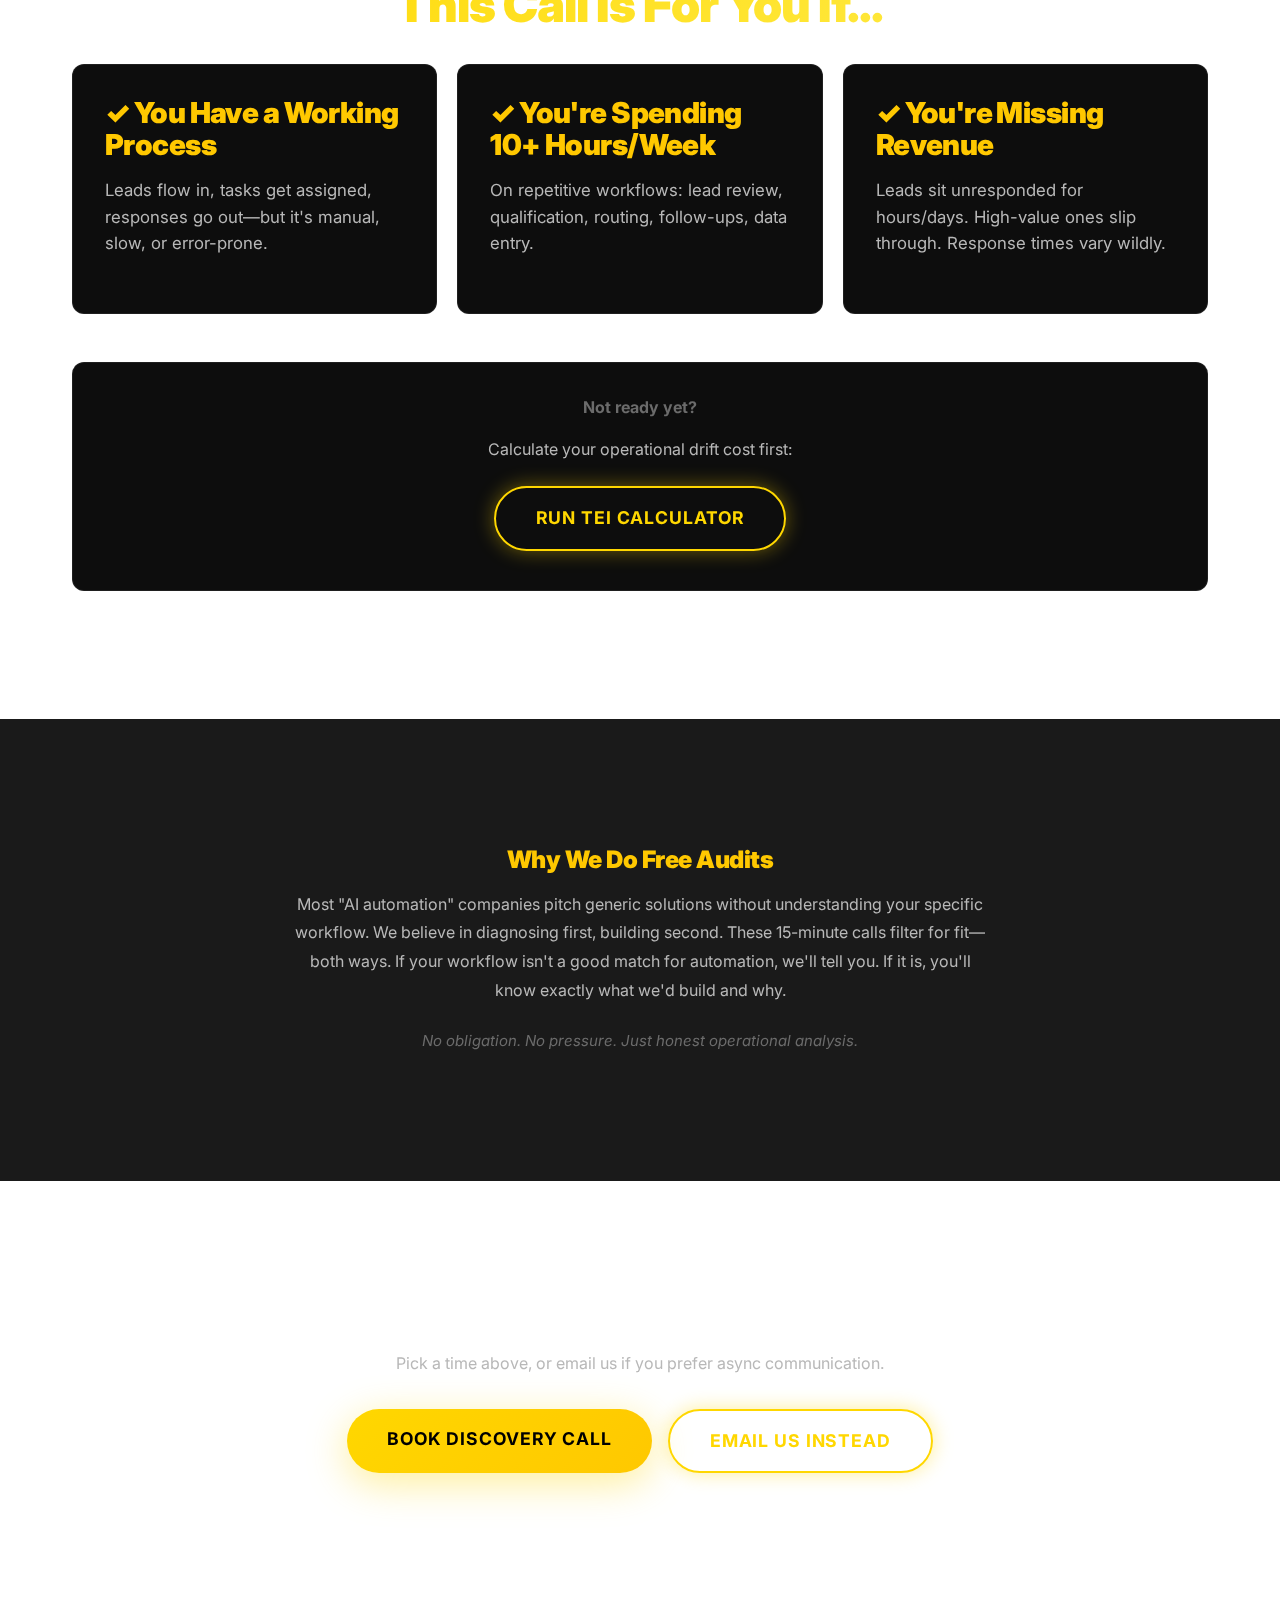
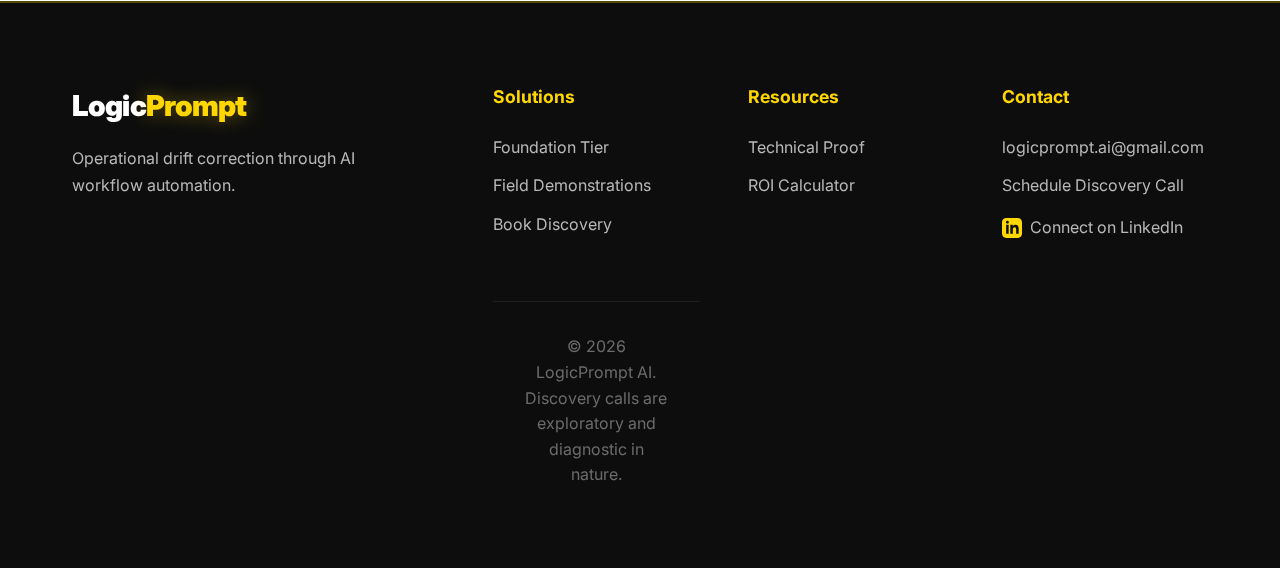
<file: audit.html>
<!DOCTYPE html>
<html lang="en">
<head>

    <script async src="https://www.googletagmanager.com/gtag/js?id=G-GGPPEN65YV"></script>
    <script>
      window.dataLayer = window.dataLayer || [];
      function gtag(){dataLayer.push(arguments);}
      gtag('js', new Date());

      gtag('config', 'G-GGPPEN65YV', {
        'send_page_view': true,
        'linker': { 'domains': ['logicpromptai-max.github.io'] }
      });
    </script>

    <meta charset="UTF-8">
    <meta name="viewport" content="width=device-width, initial-scale=1.0">
    
    <!-- SEO -->
    <title>Book Discovery Call | 15-Min Operational Drift Audit - LogicPrompt AI</title>
    <meta name="description" content="Schedule a 15-minute operational drift audit. No sales pitch. We'll map your workflow, identify bottlenecks, and show you exactly what automation can fix.">
    <meta name="keywords" content="discovery call, operational audit, workflow consultation, AI automation consultation">
    <link rel="canonical" href="https://logicpromptai-max.github.io/audit.html">
    
    <link rel="preconnect" href="https://fonts.googleapis.com">
    <link rel="preconnect" href="https://fonts.gstatic.com" crossorigin>
    <link href="https://fonts.googleapis.com/css2?family=Inter:wght@300;400;500;600;700;800;900&display=swap" rel="stylesheet">
    <link rel="stylesheet" href="style.css">
    
    <style>
        .audit-hero {
            background: linear-gradient(135deg, rgba(212, 175, 55, 0.1) 0%, transparent 100%);
            padding: 8rem 1.5rem 3rem;
            text-align: center;
        }
        
        .audit-promise {
            max-width: 800px;
            margin: 2rem auto 0;
            padding: 2rem;
            background: rgba(212, 175, 55, 0.05);
            border: 1px solid var(--border-gold);
            border-radius: 12px;
        }
        
        .promise-grid {
            display: grid;
            grid-template-columns: repeat(auto-fit, minmax(200px, 1fr));
            gap: 1.5rem;
            margin-top: 1.5rem;
        }
        
        .promise-item {
            text-align: center;
        }
        
        .promise-icon {
            font-size: 2rem;
            margin-bottom: 0.5rem;
        }
        
        .promise-label {
            font-size: 0.875rem;
            color: var(--text-secondary);
            font-weight: 600;
        }
        
        .calendar-section {
            max-width: 1000px;
            margin: 0 auto;
            background: var(--dark-card);
            border: 1px solid var(--border-gold);
            border-radius: 16px;
            padding: 2.5rem;
            box-shadow: var(--shadow-lg), var(--shadow-gold);
        }
        
        .calendar-header {
            text-align: center;
            margin-bottom: 2rem;
        }
        
        .calendar-title {
            font-size: 1.75rem;
            font-weight: 700;
            color: var(--text-primary);
            margin-bottom: 0.75rem;
        }
        
        .calendar-subtitle {
            font-size: 1rem;
            color: var(--text-secondary);
        }
        
        .calendar-iframe-wrapper {
            border-radius: 12px;
            overflow: hidden;
            border: 2px solid var(--border-subtle);
            background: var(--dark-base);
        }
        
        .calendar-iframe-wrapper iframe {
            width: 100%;
            min-height: 700px;
            border: none;
            display: block;
            /* Dark mode calendar filter */
            filter: invert(0.9) hue-rotate(180deg);
            background: white;
        }
        
        .fallback-section {
            text-align: center;
            margin-top: 2rem;
            padding-top: 2rem;
            border-top: 1px solid var(--border-subtle);
        }
        
        .what-to-expect {
            background: var(--dark-elevated);
            border-radius: 12px;
            padding: 2.5rem;
            margin-top: 3rem;
        }
        
        .expect-grid {
            display: grid;
            grid-template-columns: repeat(auto-fit, minmax(250px, 1fr));
            gap: 2rem;
            margin-top: 2rem;
        }
        
        .expect-card {
            background: var(--dark-card);
            padding: 1.5rem;
            border-radius: 8px;
            border-left: 3px solid var(--gold-primary);
        }
        
        .expect-number {
            display: inline-block;
            width: 32px;
            height: 32px;
            background: rgba(212, 175, 55, 0.15);
            border-radius: 50%;
            text-align: center;
            line-height: 32px;
            font-weight: 700;
            color: var(--gold-primary);
            font-family: var(--font-mono);
            margin-bottom: 1rem;
        }
        
        .expect-card h4 {
            color: var(--text-primary);
            margin-bottom: 0.5rem;
        }
        
        .expect-card p {
            font-size: 0.9375rem;
            color: var(--text-secondary);
            margin: 0;
        }
    </style>
</head>

<body>
    <!-- Navigation -->
    <nav class="nav" id="mainNav">
        <div class="container nav-container">
            <a href="index.html" class="logo">Logic<span class="logo-accent">Prompt</span></a>
            <button class="nav-toggle" id="navToggle" aria-label="Toggle navigation">
                <span></span><span></span><span></span>
            </button>
            <ul class="nav-menu" id="navMenu">
                <li><a href="index.html" class="nav-link">Diagnostic</a></li>
                <li><a href="foundation.html" class="nav-link">Foundation</a></li>
                <li><a href="research-specs.html" class="nav-link">Proof</a></li>
                <li><a href="audit.html" class="nav-link nav-cta active">Book Discovery</a></li>
            </ul>
        </div>
    </nav>

    <!-- Hero -->
    <header class="audit-hero">
        <div class="container">
            <div class="hero-badge">15-Minute Discovery Call</div>
            <h1 class="hero-title">Operational Drift Audit</h1>
            <p class="hero-subtitle">
                We'll map your workflow live, identify where logic has drifted,<br>
                and show you exactly what AI automation can fix.
            </p>
            
            <div class="audit-promise">
                <h3 style="color:var(--gold-accent); margin-bottom:1rem; font-size:1.25rem;">Our Promise</h3>
                <div class="promise-grid">
                    <div class="promise-item">
                        <div class="promise-icon">✓</div>
                        <div class="promise-label">No Sales Pitch</div>
                    </div>
                    <div class="promise-item">
                        <div class="promise-icon">⚡</div>
                        <div class="promise-label">15 Minutes Max</div>
                    </div>
                    <div class="promise-item">
                        <div class="promise-icon">🎯</div>
                        <div class="promise-label">Immediate Insights</div>
                    </div>
                    <div class="promise-item">
                        <div class="promise-icon">📊</div>
                        <div class="promise-label">Free Process Map</div>
                    </div>
                </div>
            </div>
        </div>
    </header>

    <!-- Calendar Section -->
    <section class="section">
        <div class="container">
            <div class="calendar-section">
                <div class="calendar-header">
                    <h2 class="calendar-title">Pick Your Time</h2>
                    <p class="calendar-subtitle">
                        Select a 15-minute slot that works for you. You'll receive Google Meet details immediately.
                    </p>
                </div>
                
                <div class="calendar-iframe-wrapper">
                    <iframe 
                        src="https://calendar.app.google/WCd2o28r9seFK4zL9"
                        frameborder="0"
                        scrolling="yes"
                        title="Book Discovery Call">
                    </iframe>
                </div>
                
                <div class="fallback-section">
                    <p style="color:var(--text-secondary); margin-bottom:1rem;">
                        <strong>Can't find a suitable time?</strong>
                    </p>
                    <a href="mailto:logicprompt.ai@gmail.com" style="color:var(--gold-primary); font-weight:600;">
                        Email us: logicprompt.ai@gmail.com
                    </a>
                    <p style="margin-top:0.5rem; font-size:0.875rem; color:var(--text-muted);">
                        We respond to all requests within 24 hours
                    </p>
                </div>
            </div>
        </div>
    </section>

    <!-- What to Expect -->
    <section class="section" style="background:var(--dark-elevated);">
        <div class="container">
            <h2 class="section-title">What Happens on the Call</h2>
            <p class="section-subtitle">No slides. No pitch deck. Just tactical diagnosis.</p>
            
            <div class="what-to-expect">
                <div class="expect-grid">
                    <div class="expect-card">
                        <div class="expect-number">1</div>
                        <h4>Current State (5 min)</h4>
                        <p>Walk us through your workflow. Where do leads come from? Who handles them? What breaks?</p>
                    </div>
                    
                    <div class="expect-card">
                        <div class="expect-number">2</div>
                        <h4>Drift Diagnosis (5 min)</h4>
                        <p>We identify where decision logic has drifted from business intent. You'll see exactly where revenue leaks.</p>
                    </div>
                    
                    <div class="expect-card">
                        <div class="expect-number">3</div>
                        <h4>Solution Sketch (3 min)</h4>
                        <p>We outline the AI system architecture that would correct the drift. No vague promises—specific tech stack.</p>
                    </div>
                    
                    <div class="expect-card">
                        <div class="expect-number">4</div>
                        <h4>Next Steps (2 min)</h4>
                        <p>If it makes sense to work together, we'll propose next steps. If not, you still get the process map.</p>
                    </div>
                </div>
            </div>
        </div>
    </section>

    <!-- Who This Is For -->
    <section class="section">
        <div class="container">
            <h2 class="section-title">This Call Is For You If...</h2>
            
            <div class="solution-grid" style="margin-top:2rem;">
                <div class="solution-card">
                    <h3 style="color:var(--gold-accent);">✓ You Have a Working Process</h3>
                    <p>Leads flow in, tasks get assigned, responses go out—but it's manual, slow, or error-prone.</p>
                </div>
                
                <div class="solution-card">
                    <h3 style="color:var(--gold-accent);">✓ You're Spending 10+ Hours/Week</h3>
                    <p>On repetitive workflows: lead review, qualification, routing, follow-ups, data entry.</p>
                </div>
                
                <div class="solution-card">
                    <h3 style="color:var(--gold-accent);">✓ You're Missing Revenue</h3>
                    <p>Leads sit unresponded for hours/days. High-value ones slip through. Response times vary wildly.</p>
                </div>
            </div>
            
            <div style="text-align:center; margin-top:2rem; padding:2rem; background:var(--dark-card); border-radius:12px; border:1px solid var(--border-subtle);">
                <p style="color:var(--text-muted); margin-bottom:1rem;"><strong>Not ready yet?</strong></p>
                <p style="color:var(--text-secondary); margin-bottom:1.5rem;">Calculate your operational drift cost first:</p>
                <a href="index.html#tei-calculator" class="btn btn-secondary">Run TEI Calculator</a>
            </div>
        </div>
    </section>

    <!-- Testimonial Alternative: Transparency Statement -->
    <section class="section" style="background:var(--dark-elevated);">
        <div class="container">
            <div style="max-width:700px; margin:0 auto; text-align:center;">
                <h3 style="color:var(--gold-accent); margin-bottom:1rem; font-size:1.5rem;">Why We Do Free Audits</h3>
                <p style="color:var(--text-secondary); line-height:1.8;">
                    Most "AI automation" companies pitch generic solutions without understanding your specific workflow. We believe in diagnosing first, building second. These 15-minute calls filter for fit—both ways. If your workflow isn't a good match for automation, we'll tell you. If it is, you'll know exactly what we'd build and why.
                </p>
                <p style="margin-top:1.5rem; color:var(--text-muted); font-size:0.9375rem; font-style:italic;">
                    No obligation. No pressure. Just honest operational analysis.
                </p>
            </div>
        </div>
    </section>

    <!-- Final CTA -->
    <section class="section">
        <div class="container" style="text-align:center;">
            <h2 style="margin-bottom:1rem;">Ready to Stop the Leak?</h2>
            <p style="color:var(--text-secondary); margin-bottom:2rem;">Pick a time above, or email us if you prefer async communication.</p>
            <div style="display:flex; gap:1rem; justify-content:center; flex-wrap:wrap;">
                <a href="#calendar-section" class="btn btn-primary">Book Discovery Call</a>
                <a href="mailto:logicprompt.ai@gmail.com" class="btn btn-secondary">Email Us Instead</a>
            </div>
        </div>
    </section>

    <!-- Footer -->
    <footer class="footer">
        <div class="container footer-container">
            <div class="footer-brand">
                <div class="logo">Logic<span class="logo-accent">Prompt</span></div>
                <p>Operational drift correction through AI workflow automation.</p>
            </div>
            
            <div class="footer-links">
                <div class="footer-col">
                    <h4>Solutions</h4>
                    <ul>
                        <li><a href="foundation.html">Foundation Tier</a></li>
                        <li><a href="research-specs.html">Field Demonstrations</a></li>
                        <li><a href="audit.html">Book Discovery</a></li>
                    </ul>
                </div>
                
                <div class="footer-col">
                    <h4>Resources</h4>
                    <ul>
                        <li><a href="research-specs.html">Technical Proof</a></li>
                        <li><a href="index.html#tei-calculator">ROI Calculator</a></li>
                    </ul>
                </div>
                
                <div class="footer-col">
                    <h4>Contact</h4>
    <ul>
        <li><a href="mailto:logicprompt.ai@gmail.com">logicprompt.ai@gmail.com</a></li>
        <li><a href="audit.html">Schedule Discovery Call</a></li>
        <li style="margin-top: 1rem;">
            <a href="https://www.linkedin.com/in/klyde-alan-miguel" target="_blank" style="display: flex; align-items: center; gap: 8px;">
                <svg xmlns="http://www.w3.org/2000/svg" width="20" height="20" viewBox="0 0 24 24" fill="var(--gold-primary)">
                    <path d="M19 0h-14c-2.761 0-5 2.239-5 5v14c0 2.761 2.239 5 5 5h14c2.761 0 5-2.239 5-5v-14c0-2.761-2.239-5-5-5zm-11 19h-3v-11h3v11zm-1.5-12.268c-.966 0-1.75-.79-1.75-1.764s.784-1.764 1.75-1.764 1.75.79 1.75 1.764-.783 1.764-1.75 1.764zm13.5 12.268h-3v-5.604c0-3.368-4-3.113-4 0v5.604h-3v-11h3v1.765c1.396-2.586 7-2.777 7 2.476v6.759z"/>
                </svg>
                <span>Connect on LinkedIn</span>
            </a>
        </li>
    </ul>
</div>
        
        <div class="footer-bottom">
            <div class="container">
                <p>&copy; 2026 LogicPrompt AI. Discovery calls are exploratory and diagnostic in nature.</p>
            </div>
        </div>
    </footer>

    <script src="script.js"></script>
    
    <script>
      document.addEventListener('DOMContentLoaded', () => {
        // Track interaction with the calendar wrapper
        const calendarWrapper = document.querySelector('.calendar-iframe-wrapper');
        
        if (calendarWrapper) {
          // 'mousedown' is more reliable for iframes than 'click'
          calendarWrapper.addEventListener('mousedown', () => {
            if (typeof gtag === 'function') {
              gtag('event', 'calendar_interaction', {
                'event_category': 'conversion_intent',
                'event_label': 'Google Calendar Interaction',
                'page_location': window.location.href
              });
              console.log("GA4: Calendar Interaction Captured");
            }
          });
        }
      });
    </script>
</body>
</html>
</file>
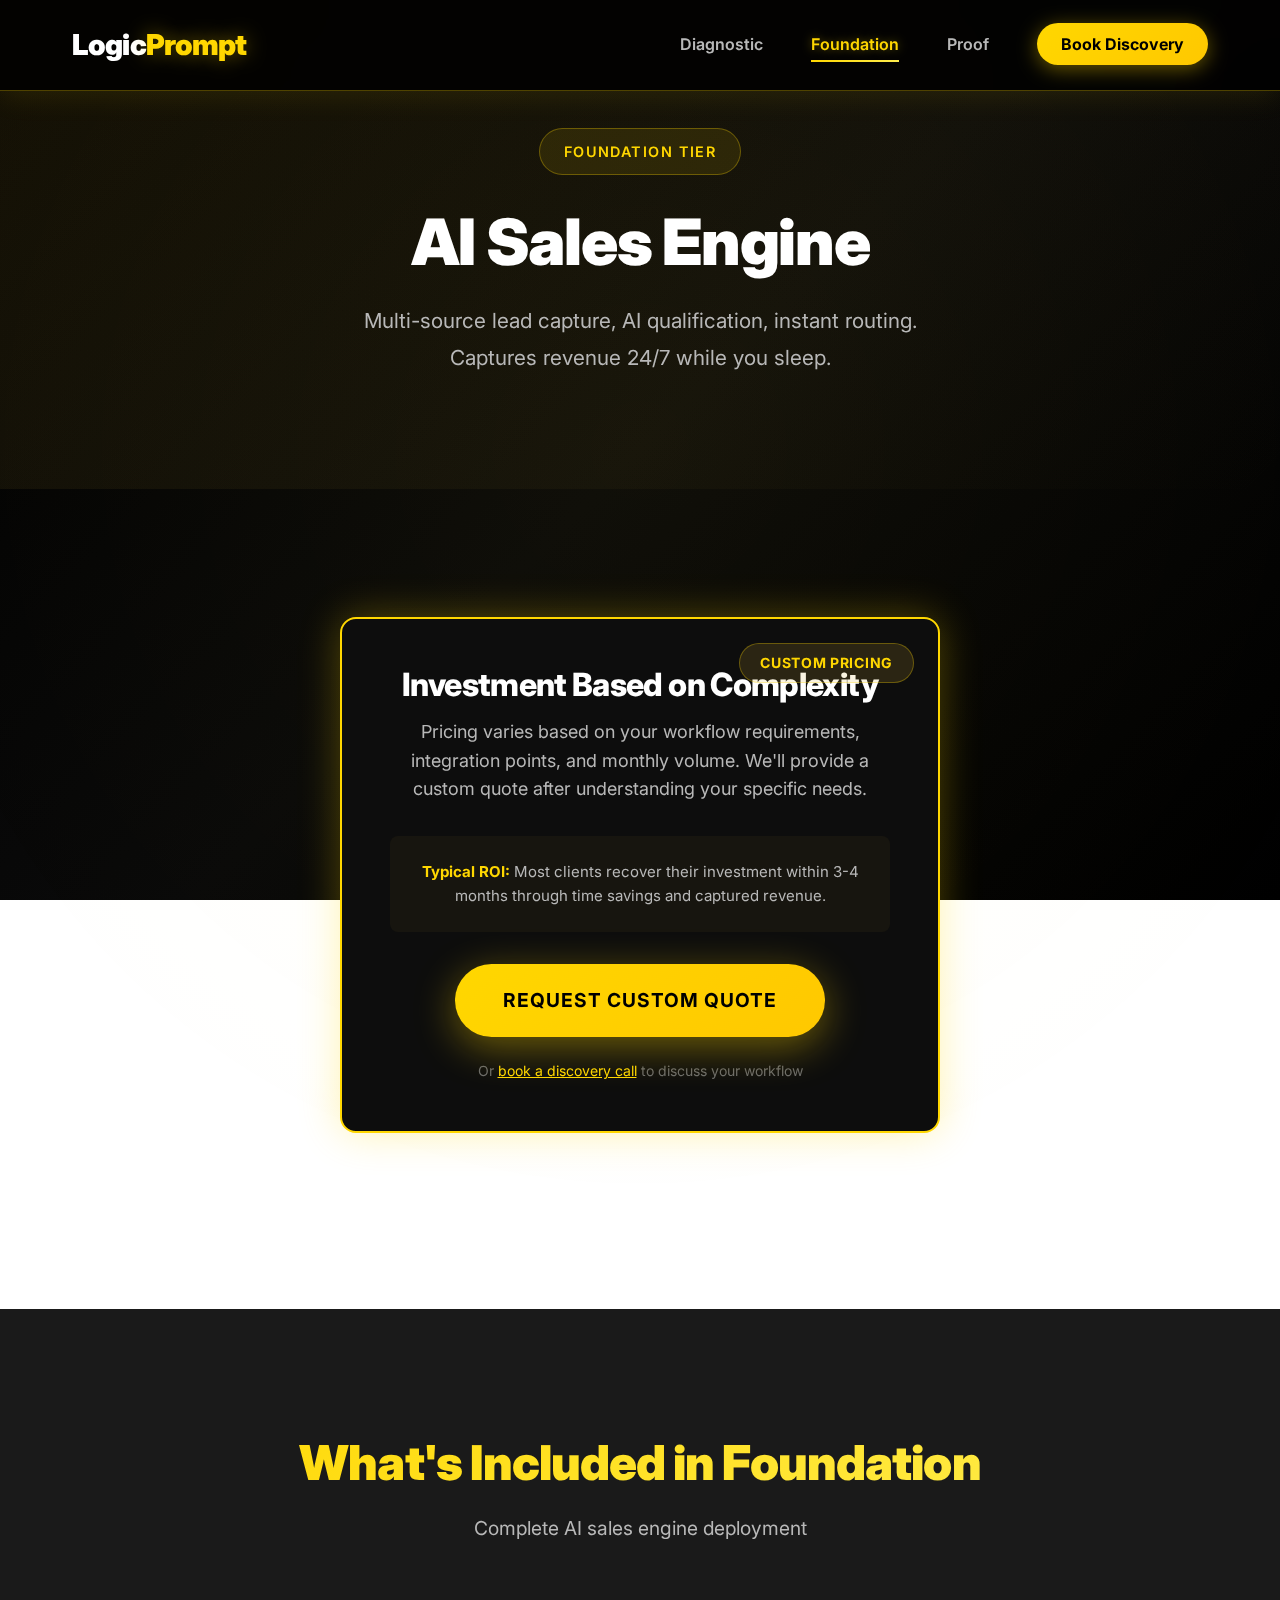
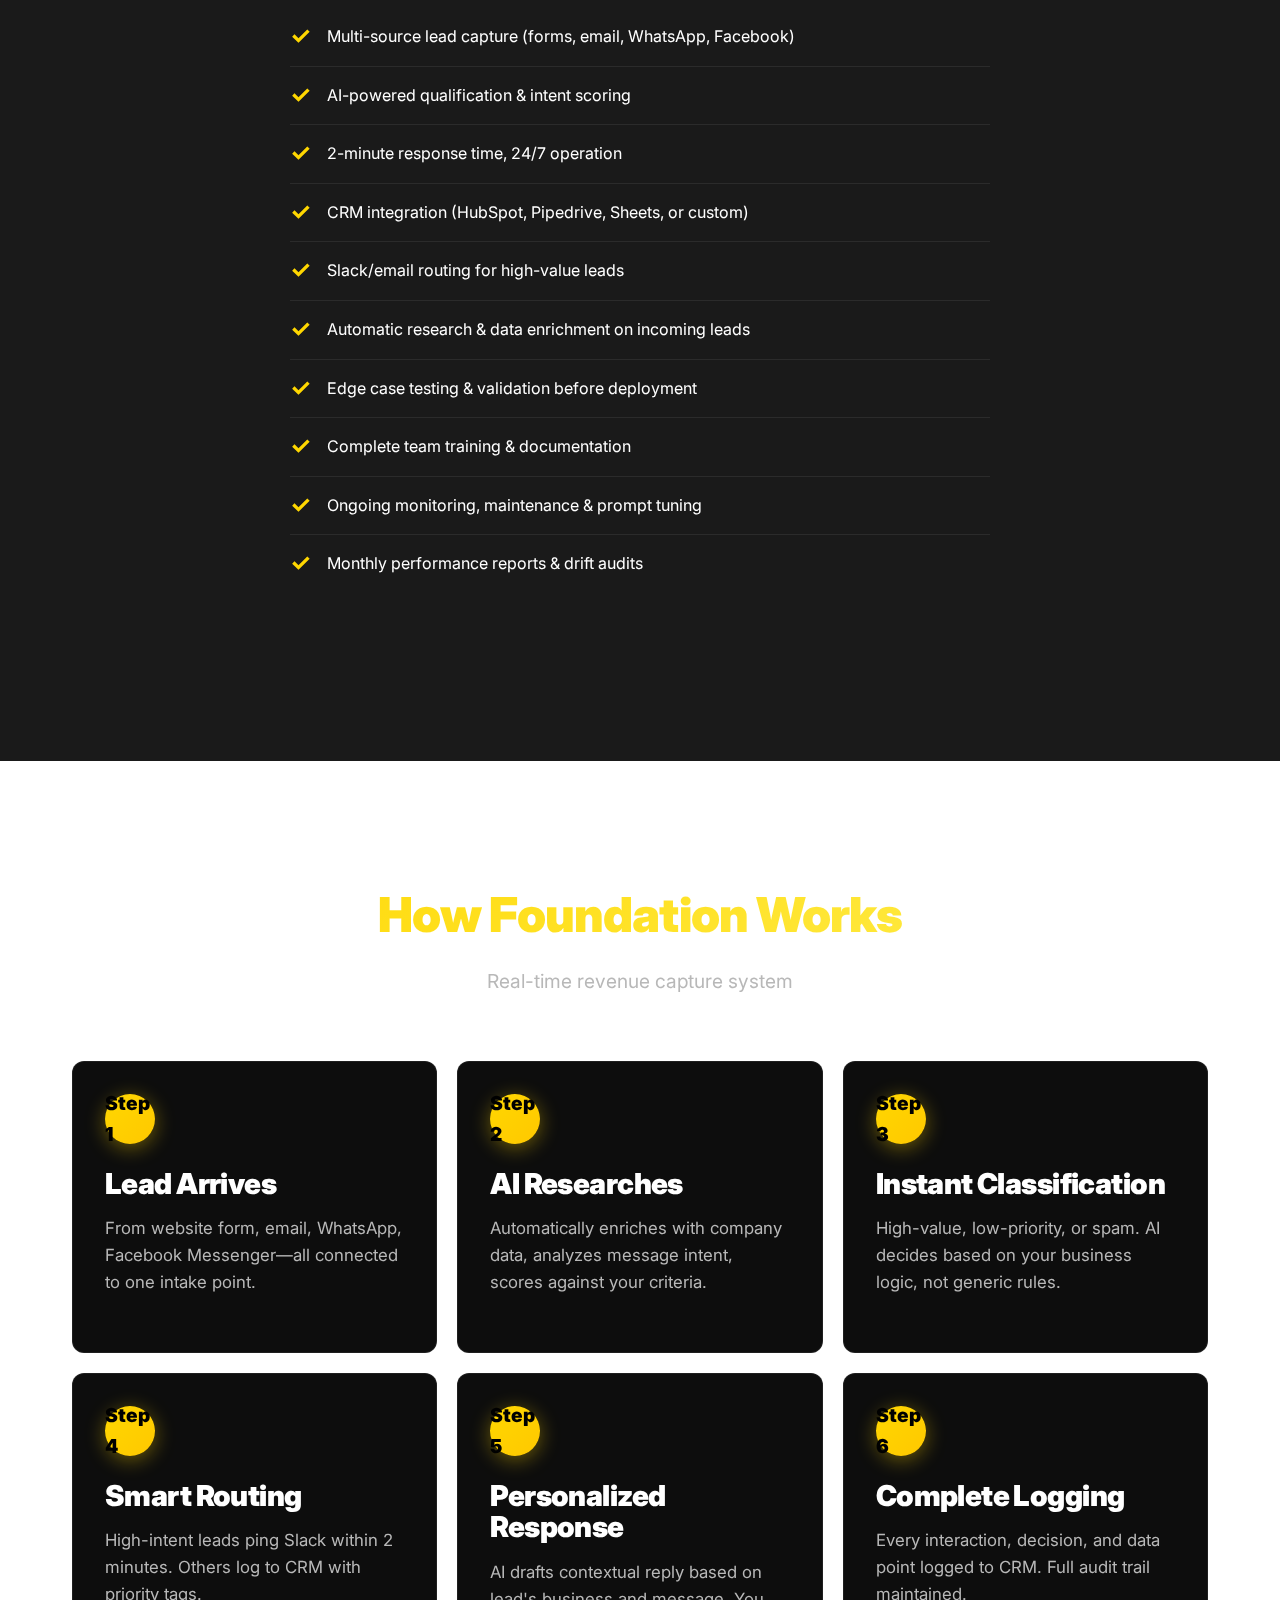
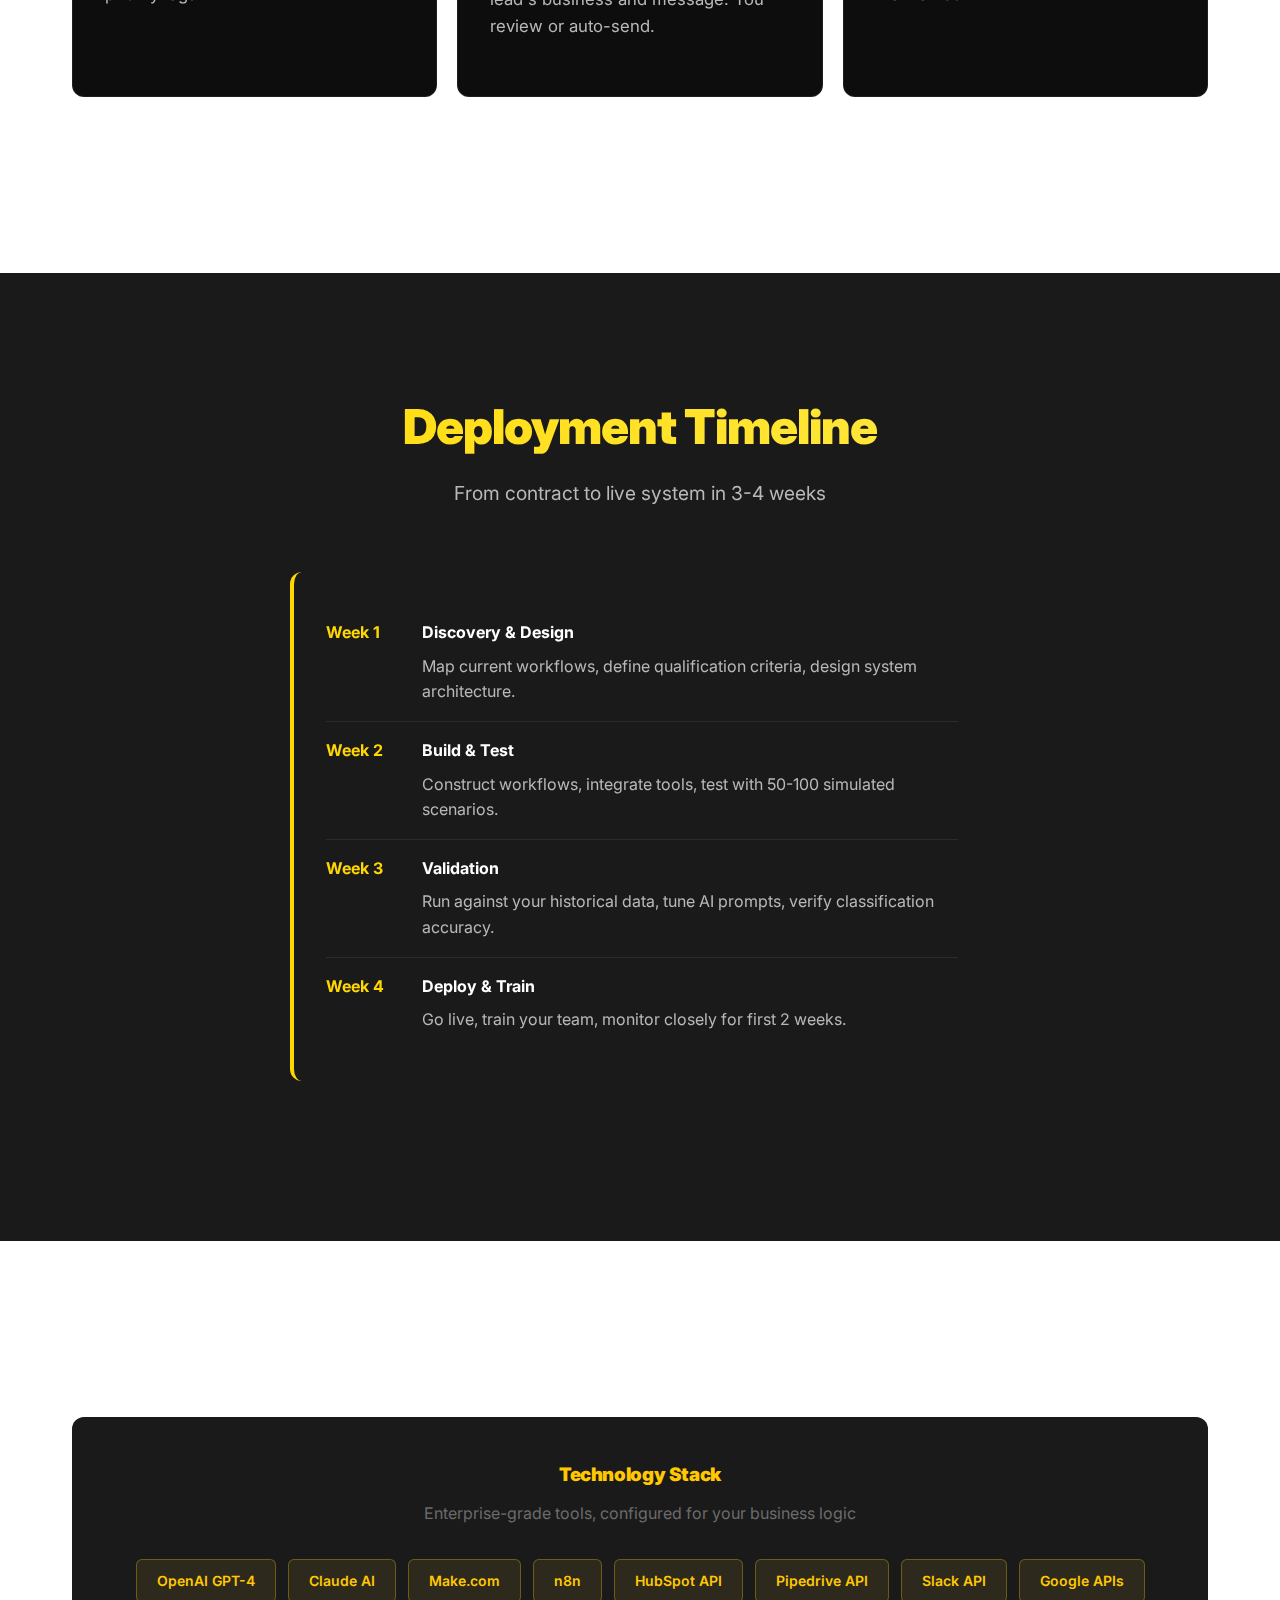
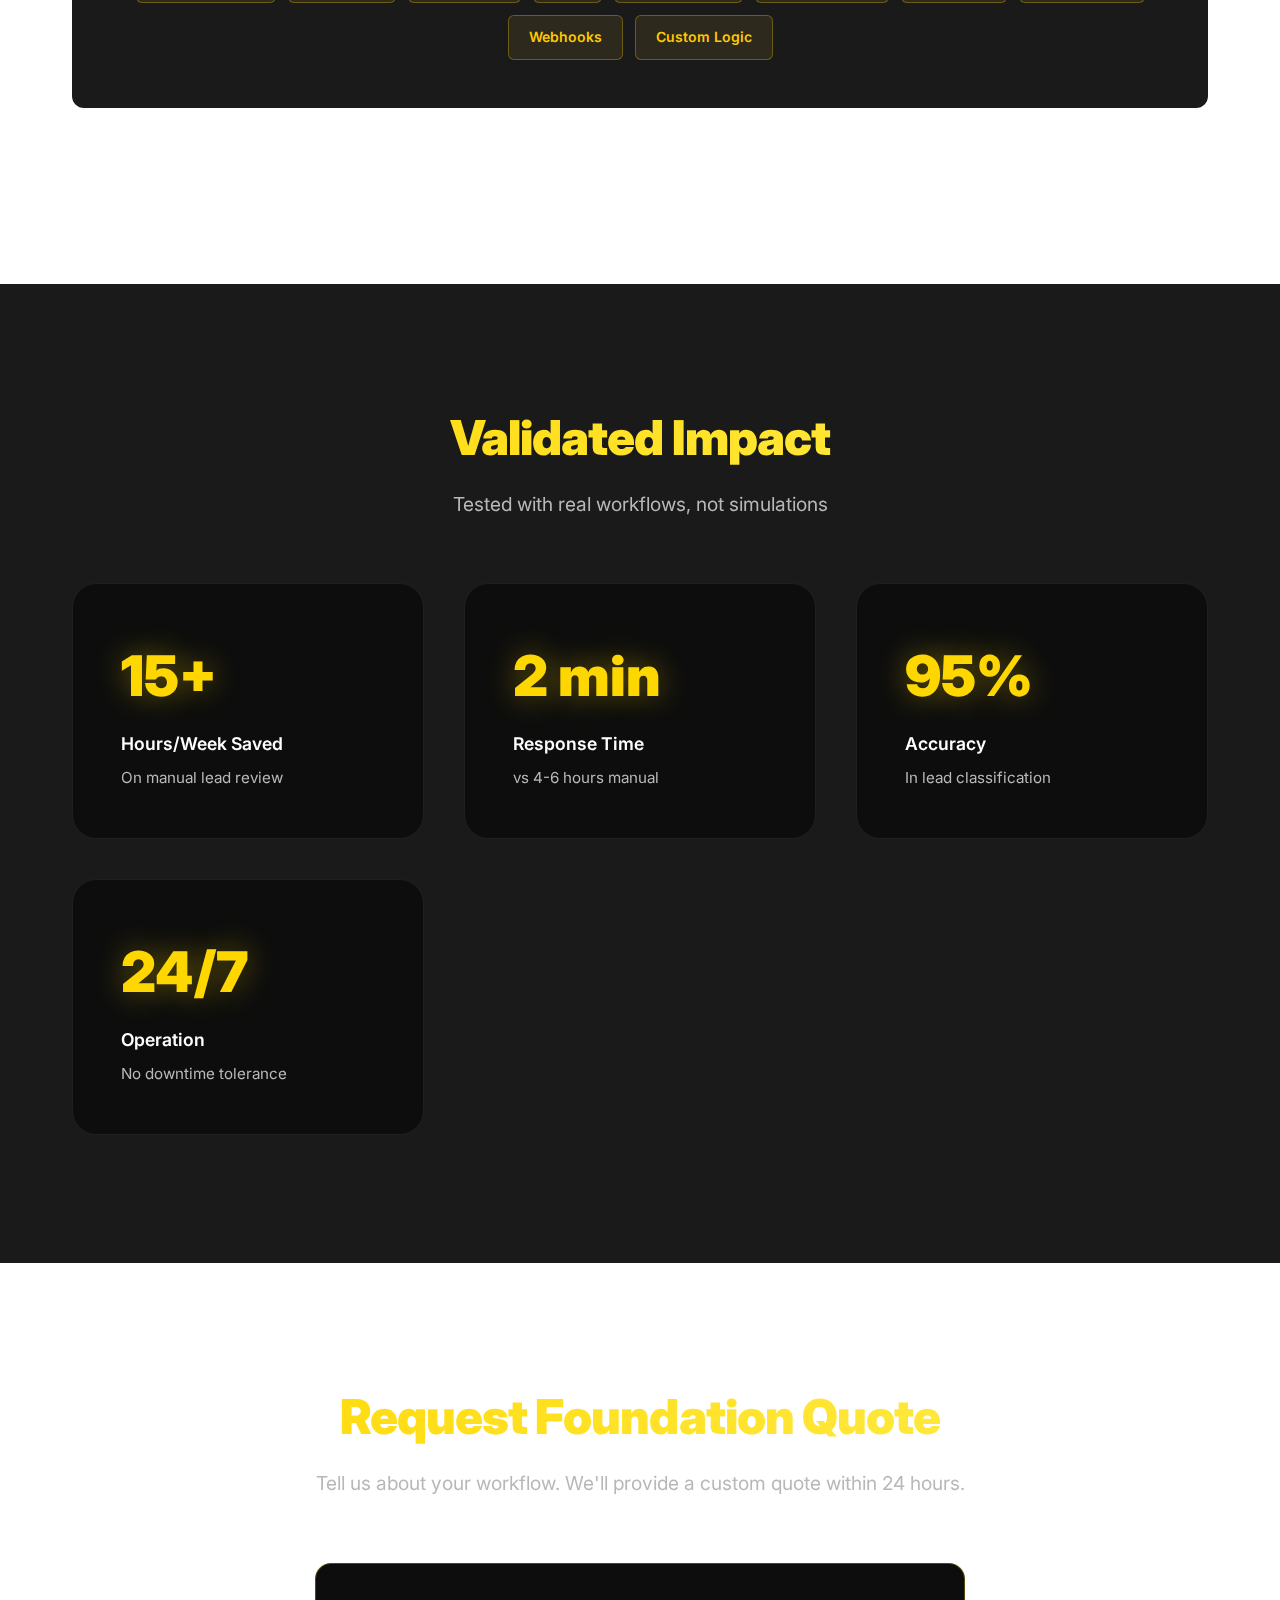
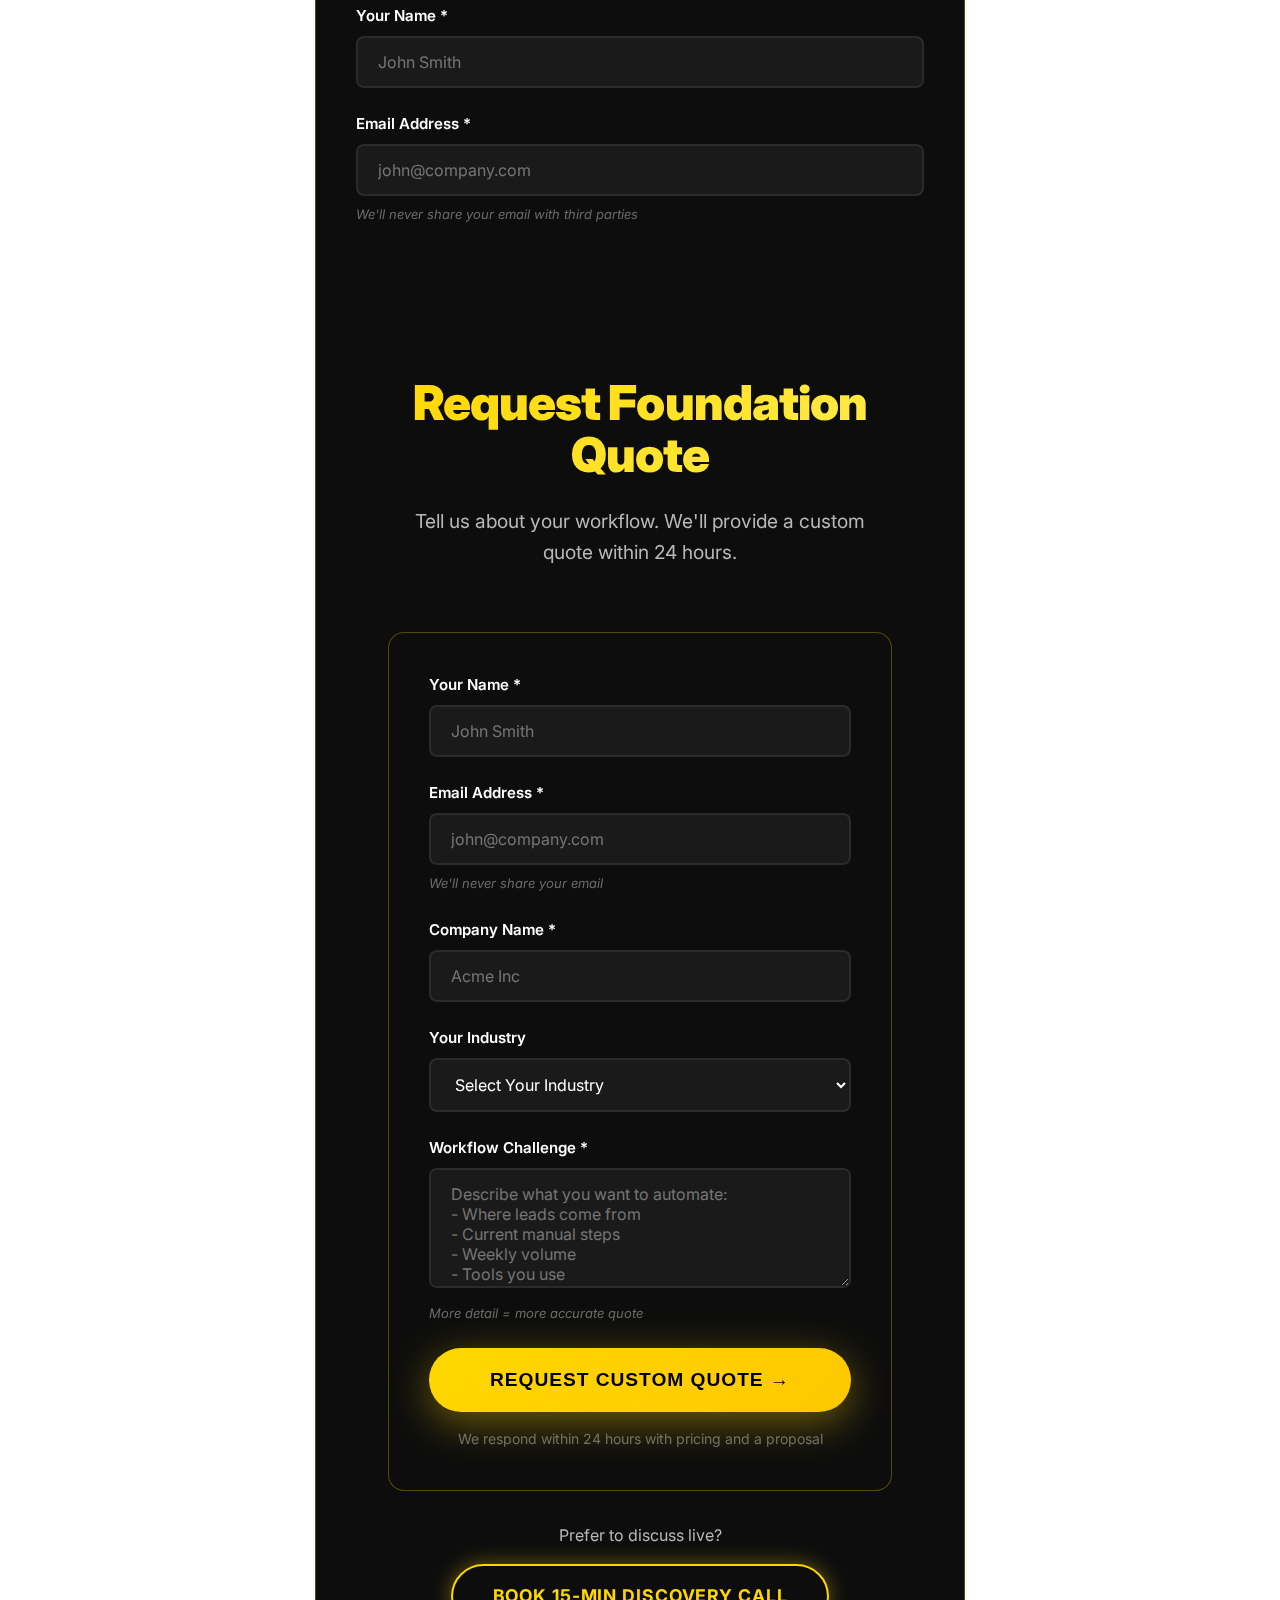
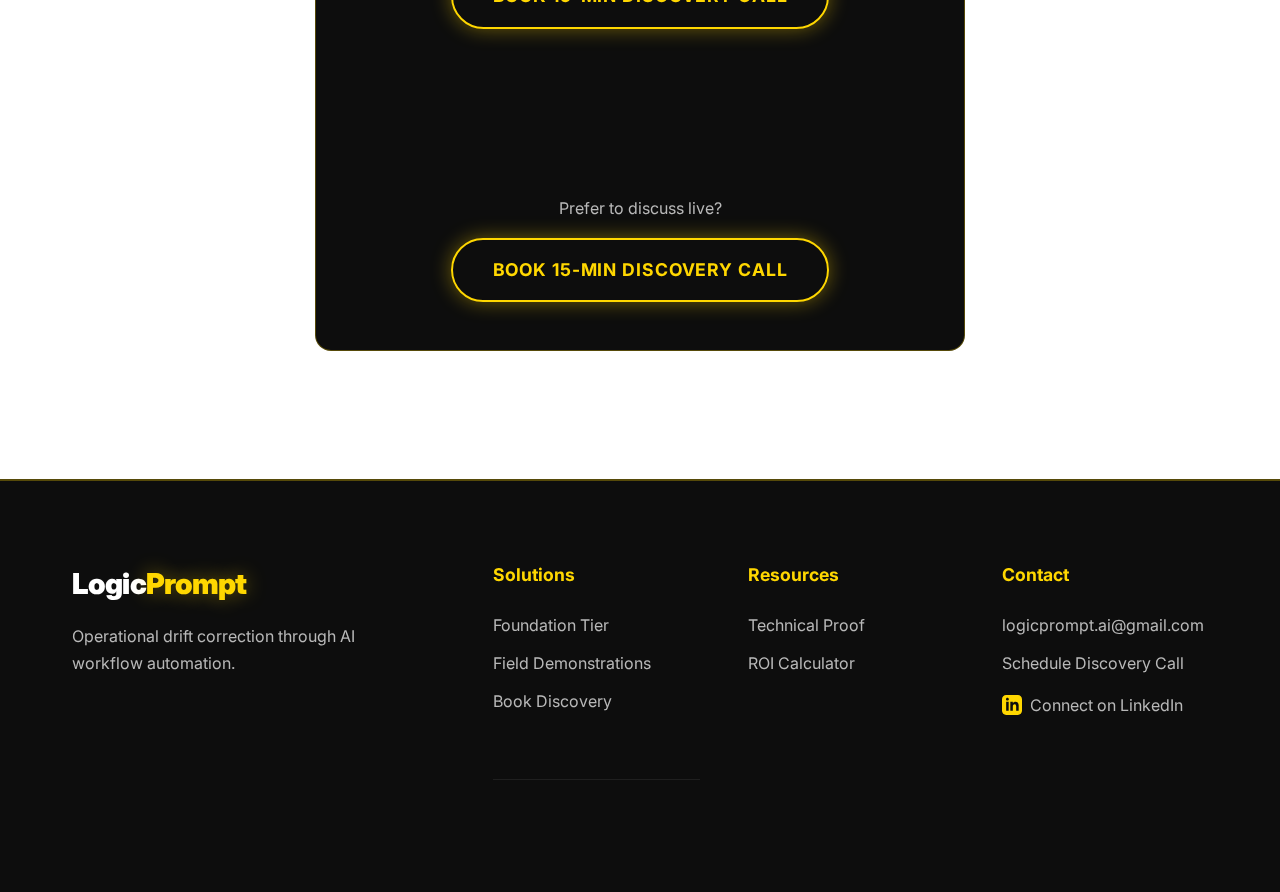
<file: foundation.html>
<!DOCTYPE html>
<html lang="en">
<head>
    <meta charset="UTF-8">
    <meta name="viewport" content="width=device-width, initial-scale=1.0">
    
    <!-- SEO -->
    <title>Foundation Tier | AI Sales Engine - LogicPrompt AI</title>
    <meta name="description" content="AI-powered lead capture and qualification system. Multi-source intake, real-time routing, 24/7 revenue capture. Custom pricing based on your workflow complexity.">
    <meta name="keywords" content="AI sales automation, lead qualification, sales engine, business automation, operational drift correction">
    <link rel="canonical" href="https://logicpromptai-max.github.io/foundation.html">
    
    <link rel="preconnect" href="https://fonts.googleapis.com">
    <link rel="preconnect" href="https://fonts.gstatic.com" crossorigin>
    <link href="https://fonts.googleapis.com/css2?family=Inter:wght@300;400;500;600;700;800;900&display=swap" rel="stylesheet">
    <link rel="stylesheet" href="style.css">
    
    <style>
        .foundation-hero {
            background: linear-gradient(135deg, rgba(212, 175, 55, 0.1) 0%, transparent 100%);
            padding: 8rem 1.5rem 4rem;
            text-align: center;
        }
        
        .pricing-card {
            background: var(--dark-card);
            border: 2px solid var(--gold-primary);
            border-radius: 16px;
            padding: 3rem;
            max-width: 600px;
            margin: 0 auto 3rem;
            box-shadow: var(--shadow-gold);
            text-align: center;
        }
        
        .pricing-badge {
            display: inline-block;
            padding: 0.5rem 1.25rem;
            background: rgba(212, 175, 55, 0.15);
            border: 1px solid var(--border-gold);
            border-radius: 50px;
            font-size: 0.875rem;
            font-weight: 700;
            color: var(--gold-primary);
            text-transform: uppercase;
            letter-spacing: 0.05em;
            margin-bottom: 1.5rem;
        }
        
        .pricing-title {
            font-size: 2rem;
            font-weight: 800;
            color: var(--text-primary);
            margin-bottom: 1rem;
        }
        
        .pricing-subtitle {
            font-size: 1.125rem;
            color: var(--text-secondary);
            margin-bottom: 2rem;
            line-height: 1.6;
        }
        
        .features-list {
            list-style: none;
            margin: 2.5rem 0;
            text-align: left;
        }
        
        .features-list li {
            padding: 1rem 0;
            border-bottom: 1px solid var(--border-subtle);
            display: flex;
            align-items: start;
            gap: 1rem;
            font-size: 1rem;
        }
        
        .features-list li:last-child {
            border-bottom: none;
        }
        
        .features-list li::before {
            content: '✓';
            color: var(--gold-primary);
            font-weight: 700;
            font-size: 1.5rem;
            flex-shrink: 0;
            line-height: 1;
        }
        
        .tech-stack-section {
            background: var(--dark-elevated);
            padding: 3rem 2rem;
            border-radius: 12px;
            margin: 3rem 0;
        }
        
        .tech-badges {
            display: flex;
            flex-wrap: wrap;
            gap: 0.75rem;
            justify-content: center;
            margin-top: 1.5rem;
        }
        
        .tech-badge {
            padding: 0.625rem 1.25rem;
            background: rgba(212, 175, 55, 0.1);
            border: 1px solid var(--border-gold);
            border-radius: 6px;
            font-size: 0.875rem;
            font-weight: 600;
            color: var(--gold-accent);
        }
        
        .lead-form-section {
            max-width: 650px;
            margin: 0 auto;
            background: var(--dark-card);
            border: 1px solid var(--border-gold);
            border-radius: 16px;
            padding: 2.5rem;
        }
        
        .form-group {
            margin-bottom: 1.5rem;
        }
        
        .form-group label {
            display: block;
            font-weight: 600;
            margin-bottom: 0.5rem;
            color: var(--text-primary);
            font-size: 0.9375rem;
        }
        
        .form-group input,
        .form-group textarea {
            width: 100%;
            padding: 0.875rem 1.25rem;
            background: var(--dark-elevated);
            border: 2px solid var(--border-subtle);
            border-radius: 8px;
            color: var(--text-primary);
            font-size: 1rem;
            transition: var(--transition-base);
            font-family: inherit;
        }
        
        .form-group input:focus,
        .form-group textarea:focus {
            outline: none;
            border-color: var(--gold-primary);
            box-shadow: 0 0 0 4px rgba(212, 175, 55, 0.1);
        }
        
        .form-group textarea {
            min-height: 120px;
            resize: vertical;
        }
        
        .form-hint {
            font-size: 0.8125rem;
            color: var(--text-muted);
            margin-top: 0.5rem;
            font-style: italic;
        }
        
        .deployment-timeline {
            background: var(--dark-elevated);
            padding: 2rem;
            border-radius: 12px;
            border-left: 4px solid var(--gold-primary);
            margin: 2rem 0;
        }
        
        .timeline-item {
            display: flex;
            gap: 1rem;
            padding: 1rem 0;
            border-bottom: 1px solid var(--border-subtle);
        }
        
        .timeline-item:last-child {
            border-bottom: none;
        }
        
        .timeline-week {
            font-weight: 700;
            color: var(--gold-primary);
            font-family: var(--font-mono);
            min-width: 80px;
        }
    </style>
</head>
<!-- Google tag (gtag.js) -->
<script async src="https://www.googletagmanager.com/gtag/js?id=G-GGPPEN65YV"></script>
<script>
  window.dataLayer = window.dataLayer || [];
  function gtag(){dataLayer.push(arguments);}
  gtag('js', new Date());

  gtag('config', 'G-GGPPEN65YV');
</script>
<body>
    <!-- Navigation -->
    <nav class="nav" id="mainNav">
        <div class="container nav-container">
            <a href="index.html" class="logo">Logic<span class="logo-accent">Prompt</span></a>
            <button class="nav-toggle" id="navToggle" aria-label="Toggle navigation">
                <span></span><span></span><span></span>
            </button>
            <ul class="nav-menu" id="navMenu">
                <li><a href="index.html" class="nav-link">Diagnostic</a></li>
                <li><a href="foundation.html" class="nav-link active">Foundation</a></li>
                <li><a href="research-specs.html" class="nav-link">Proof</a></li>
                <li><a href="audit.html" class="nav-link nav-cta">Book Discovery</a></li>
            </ul>
        </div>
    </nav>

    <!-- Hero -->
    <header class="foundation-hero">
        <div class="container">
            <div class="hero-badge">Foundation Tier</div>
            <h1 class="hero-title">AI Sales Engine</h1>
            <p class="hero-subtitle">
                Multi-source lead capture, AI qualification, instant routing.<br>
                Captures revenue 24/7 while you sleep.
            </p>
        </div>
    </header>

    <!-- Pricing Card (No Prices Shown) -->
    <section class="section">
        <div class="container">
            <div class="pricing-card">
                <div class="pricing-badge">Custom Pricing</div>
                <h2 class="pricing-title">Investment Based on Complexity</h2>
                <p class="pricing-subtitle">
                    Pricing varies based on your workflow requirements, integration points, and monthly volume. We'll provide a custom quote after understanding your specific needs.
                </p>
                
                <div style="padding:1.5rem; background:rgba(212,175,55,0.05); border-radius:8px; margin:2rem 0;">
                    <p style="font-size:0.9375rem; color:var(--text-secondary); margin:0;">
                        <strong style="color:var(--gold-primary);">Typical ROI:</strong> Most clients recover their investment within 3-4 months through time savings and captured revenue.
                    </p>
                </div>
                
                <a href="#lead-form" class="btn btn-primary btn-large">Request Custom Quote</a>
                <p style="margin-top:1rem; font-size:0.875rem; color:var(--text-muted);">
                    Or <a href="audit.html" style="color:var(--gold-primary);">book a discovery call</a> to discuss your workflow
                </p>
            </div>
        </div>
    </section>

    <!-- What's Included -->
    <section class="section" style="background:var(--dark-elevated);">
        <div class="container">
            <h2 class="section-title">What's Included in Foundation</h2>
            <p class="section-subtitle">Complete AI sales engine deployment</p>
            
            <div style="max-width:700px; margin:0 auto;">
                <ul class="features-list">
                    <li>Multi-source lead capture (forms, email, WhatsApp, Facebook)</li>
                    <li>AI-powered qualification & intent scoring</li>
                    <li>2-minute response time, 24/7 operation</li>
                    <li>CRM integration (HubSpot, Pipedrive, Sheets, or custom)</li>
                    <li>Slack/email routing for high-value leads</li>
                    <li>Automatic research & data enrichment on incoming leads</li>
                    <li>Edge case testing & validation before deployment</li>
                    <li>Complete team training & documentation</li>
                    <li>Ongoing monitoring, maintenance & prompt tuning</li>
                    <li>Monthly performance reports & drift audits</li>
                </ul>
            </div>
        </div>
    </section>

    <!-- How It Works -->
    <section class="section">
        <div class="container">
            <h2 class="section-title">How Foundation Works</h2>
            <p class="section-subtitle">Real-time revenue capture system</p>
            
            <div class="solution-grid" style="margin-top:3rem;">
                <div class="solution-card">
                    <div class="solution-step">Step 1</div>
                    <h3>Lead Arrives</h3>
                    <p>From website form, email, WhatsApp, Facebook Messenger—all connected to one intake point.</p>
                </div>
                
                <div class="solution-card">
                    <div class="solution-step">Step 2</div>
                    <h3>AI Researches</h3>
                    <p>Automatically enriches with company data, analyzes message intent, scores against your criteria.</p>
                </div>
                
                <div class="solution-card">
                    <div class="solution-step">Step 3</div>
                    <h3>Instant Classification</h3>
                    <p>High-value, low-priority, or spam. AI decides based on your business logic, not generic rules.</p>
                </div>
                
                <div class="solution-card">
                    <div class="solution-step">Step 4</div>
                    <h3>Smart Routing</h3>
                    <p>High-intent leads ping Slack within 2 minutes. Others log to CRM with priority tags.</p>
                </div>
                
                <div class="solution-card">
                    <div class="solution-step">Step 5</div>
                    <h3>Personalized Response</h3>
                    <p>AI drafts contextual reply based on lead's business and message. You review or auto-send.</p>
                </div>
                
                <div class="solution-card">
                    <div class="solution-step">Step 6</div>
                    <h3>Complete Logging</h3>
                    <p>Every interaction, decision, and data point logged to CRM. Full audit trail maintained.</p>
                </div>
            </div>
        </div>
    </section>

    <!-- Deployment Timeline -->
    <section class="section" style="background:var(--dark-elevated);">
        <div class="container">
            <h2 class="section-title">Deployment Timeline</h2>
            <p class="section-subtitle">From contract to live system in 3-4 weeks</p>
            
            <div class="deployment-timeline" style="max-width:700px; margin:2rem auto;">
                <div class="timeline-item">
                    <div class="timeline-week">Week 1</div>
                    <div>
                        <strong style="color:var(--text-primary);">Discovery & Design</strong>
                        <p style="margin:0.5rem 0 0 0; color:var(--text-secondary);">Map current workflows, define qualification criteria, design system architecture.</p>
                    </div>
                </div>
                
                <div class="timeline-item">
                    <div class="timeline-week">Week 2</div>
                    <div>
                        <strong style="color:var(--text-primary);">Build & Test</strong>
                        <p style="margin:0.5rem 0 0 0; color:var(--text-secondary);">Construct workflows, integrate tools, test with 50-100 simulated scenarios.</p>
                    </div>
                </div>
                
                <div class="timeline-item">
                    <div class="timeline-week">Week 3</div>
                    <div>
                        <strong style="color:var(--text-primary);">Validation</strong>
                        <p style="margin:0.5rem 0 0 0; color:var(--text-secondary);">Run against your historical data, tune AI prompts, verify classification accuracy.</p>
                    </div>
                </div>
                
                <div class="timeline-item">
                    <div class="timeline-week">Week 4</div>
                    <div>
                        <strong style="color:var(--text-primary);">Deploy & Train</strong>
                        <p style="margin:0.5rem 0 0 0; color:var(--text-secondary);">Go live, train your team, monitor closely for first 2 weeks.</p>
                    </div>
                </div>
            </div>
        </div>
    </section>

    <!-- Tech Stack -->
    <section class="section">
        <div class="container">
            <div class="tech-stack-section">
                <h3 style="text-align:center; margin-bottom:1rem; color:var(--gold-accent);">Technology Stack</h3>
                <p style="text-align:center; color:var(--text-muted); margin-bottom:2rem;">
                    Enterprise-grade tools, configured for your business logic
                </p>
                
                <div class="tech-badges">
                    <div class="tech-badge">OpenAI GPT-4</div>
                    <div class="tech-badge">Claude AI</div>
                    <div class="tech-badge">Make.com</div>
                    <div class="tech-badge">n8n</div>
                    <div class="tech-badge">HubSpot API</div>
                    <div class="tech-badge">Pipedrive API</div>
                    <div class="tech-badge">Slack API</div>
                    <div class="tech-badge">Google APIs</div>
                    <div class="tech-badge">Webhooks</div>
                    <div class="tech-badge">Custom Logic</div>
                </div>
            </div>
        </div>
    </section>

    <!-- Validated Impact -->
    <section class="section" style="background:var(--dark-elevated);">
        <div class="container">
            <h2 class="section-title">Validated Impact</h2>
            <p class="section-subtitle">Tested with real workflows, not simulations</p>
            
            <div class="proof-grid">
                <div class="proof-stat">
                    <div class="proof-value">15+</div>
                    <div class="proof-label">Hours/Week Saved</div>
                    <div class="proof-detail">On manual lead review</div>
                </div>
                
                <div class="proof-stat">
                    <div class="proof-value">2 min</div>
                    <div class="proof-label">Response Time</div>
                    <div class="proof-detail">vs 4-6 hours manual</div>
                </div>
                
                <div class="proof-stat">
                    <div class="proof-value">95%</div>
                    <div class="proof-label">Accuracy</div>
                    <div class="proof-detail">In lead classification</div>
                </div>
                
                <div class="proof-stat">
                    <div class="proof-value">24/7</div>
                    <div class="proof-label">Operation</div>
                    <div class="proof-detail">No downtime tolerance</div>
                </div>
            </div>
        </div>
    </section>

    <!-- Lead Form -->
    <section class="section" id="lead-form">
        <div class="container">
            <h2 class="section-title">Request Foundation Quote</h2>
            <p class="section-subtitle">
                Tell us about your workflow. We'll provide a custom quote within 24 hours.
            </p>
            
            <div class="lead-form-section">
                
                    <div class="form-group">
                        <label for="leadName">Your Name *</label>
                        <input type="text" id="leadName" required placeholder="John Smith">
                    </div>
                    
                    <div class="form-group">
                        <label for="leadEmail">Email Address *</label>
                        <input type="email" id="leadEmail" required placeholder="john@company.com">
                        <div class="form-hint">We'll never share your email with third parties</div>
                    </div>
                    
<!-- Lead Capture Form — Connected to Formspree -->
<section class="section" id="lead-form">
    <div class="container">
        <h2 class="section-title">Request Foundation Quote</h2>
        <p class="section-subtitle">
            Tell us about your workflow. We'll provide
            a custom quote within 24 hours.
        </p>

        <div class="lead-form-section">
            <form
                id="foundationForm"
                action="https://formspree.io/f/mvzdljkq"
                method="POST">

                <!-- Hidden fields for tracking -->
                <input type="hidden"
                    name="source"
                    value="Foundation Page">
                <input type="hidden"
                    name="page"
                    value="foundation.html">

                <div class="form-group">
                    <label for="leadName">
                        Your Name *
                    </label>
                    <input
                        type="text"
                        id="leadName"
                        name="name"
                        required
                        placeholder="John Smith">
                </div>

                <div class="form-group">
                    <label for="leadEmail">
                        Email Address *
                    </label>
                    <input
                        type="email"
                        id="leadEmail"
                        name="email"
                        required
                        placeholder="john@company.com">
                    <div class="form-hint">
                        We'll never share your email
                    </div>
                </div>

                <div class="form-group">
                    <label for="leadCompany">
                        Company Name *
                    </label>
                    <input
                        type="text"
                        id="leadCompany"
                        name="business"
                        required
                        placeholder="Acme Inc">
                </div>

                <div class="form-group">
                    <label for="leadNiche">
                        Your Industry
                    </label>
                    <select id="leadNiche" name="niche"
                        style="width:100%;
                        padding:0.875rem 1.25rem;
                        background:var(--dark-elevated);
                        border:2px solid var(--border-subtle);
                        border-radius:8px;
                        color:var(--text-primary);
                        font-size:1rem;
                        font-family:inherit;">
                        <option value="">
                            Select Your Industry
                        </option>
                        <option value="accounting">
                            Accounting Firm
                        </option>
                        <option value="law">
                            Law Firm
                        </option>
                        <option value="dental">
                            Dental Practice
                        </option>
                        <option value="allied">
                            Allied Health / Physio
                        </option>
                        <option value="psychology">
                            Psychology / Counselling
                        </option>
                        <option value="aesthetics">
                            Cosmetic / Aesthetics Clinic
                        </option>
                        <option value="logistics">
                            Logistics
                        </option>
                        <option value="realestate">
                            Real Estate
                        </option>
                        <option value="ecommerce">
                            E-commerce
                        </option>
                        <option value="other">
                            Other
                        </option>
                    </select>
                </div>

                <div class="form-group">
                    <label for="leadChallenge">
                        Workflow Challenge *
                    </label>
                    <textarea
                        id="leadChallenge"
                        name="challenge"
                        required
                        placeholder="Describe what you want to automate:
- Where leads come from
- Current manual steps
- Weekly volume
- Tools you use"></textarea>
                    <div class="form-hint">
                        More detail = more accurate quote
                    </div>
                </div>

                <!-- Honeypot spam filter -->
                <input type="text"
                    name="_gotcha"
                    style="display:none">

                <!-- Redirect after submit -->
                <input type="hidden"
                    name="_next"
                    value="https://logicpromptai-max.github.io/thanks.html">

                <button
                    type="submit"
                    class="btn btn-primary btn-large"
                    style="width:100%;">
                    Request Custom Quote →
                </button>

                <p style="text-align:center;
                    margin-top:1rem;
                    font-size:0.875rem;
                    color:var(--text-muted);">
                    We respond within 24 hours
                    with pricing and a proposal
                </p>
            </form>
        </div>

        <div style="text-align:center;
            margin-top:2rem;">
            <p style="color:var(--text-secondary);
                margin-bottom:1rem;">
                Prefer to discuss live?
            </p>
            <a href="audit.html"
                class="btn btn-secondary">
                Book 15-Min Discovery Call
            </a>
        </div>
    </div>
</section>
            
            <div style="text-align:center; margin-top:2rem;">
                <p style="color:var(--text-secondary); margin-bottom:1rem;">Prefer to discuss live?</p>
                <a href="audit.html" class="btn btn-secondary">Book 15-Min Discovery Call</a>
            </div>
        </div>
    </section>

    <!-- Footer -->
    <footer class="footer">
        <div class="container footer-container">
            <div class="footer-brand">
                <div class="logo">Logic<span class="logo-accent">Prompt</span></div>
                <p>Operational drift correction through AI workflow automation.</p>
            </div>
            
            <div class="footer-links">
                <div class="footer-col">
                    <h4>Solutions</h4>
                    <ul>
                        <li><a href="foundation.html">Foundation Tier</a></li>
                        <li><a href="research-specs.html">Field Demonstrations</a></li>
                        <li><a href="audit.html">Book Discovery</a></li>
                    </ul>
                </div>
                
                <div class="footer-col">
                    <h4>Resources</h4>
                    <ul>
                        <li><a href="research-specs.html">Technical Proof</a></li>
                        <li><a href="index.html#tei-calculator">ROI Calculator</a></li>
                    </ul>
                </div>
                
                <div class="footer-col">
                    <h4>Contact</h4>
    <ul>
        <li><a href="mailto:logicprompt.ai@gmail.com">logicprompt.ai@gmail.com</a></li>
        <li><a href="audit.html">Schedule Discovery Call</a></li>
        <li style="margin-top: 1rem;">
            <a href="https://www.linkedin.com/in/klyde-alan-miguel" target="_blank" style="display: flex; align-items: center; gap: 8px;">
                <svg xmlns="http://www.w3.org/2000/svg" width="20" height="20" viewBox="0 0 24 24" fill="var(--gold-primary)">
                    <path d="M19 0h-14c-2.761 0-5 2.239-5 5v14c0 2.761 2.239 5 5 5h14c2.761 0 5-2.239 5-5v-14c0-2.761-2.239-5-5-5zm-11 19h-3v-11h3v11zm-1.5-12.268c-.966 0-1.75-.79-1.75-1.764s.784-1.764 1.75-1.764 1.75.79 1.75 1.764-.783 1.764-1.75 1.764zm13.5 12.268h-3v-5.604c0-3.368-4-3.113-4 0v5.604h-3v-11h3v1.765c1.396-2.586 7-2.777 7 2.476v6.759z"/>
                </svg>
                <span>Connect on LinkedIn</span>
            </a>
        </li>
    </ul>
</div>
        
        <div class="footer-bottom">
            <div class="container">
            </div>
        </div>
    </footer>

    <script src="script.js"></script>
</body>
</html>
</file>
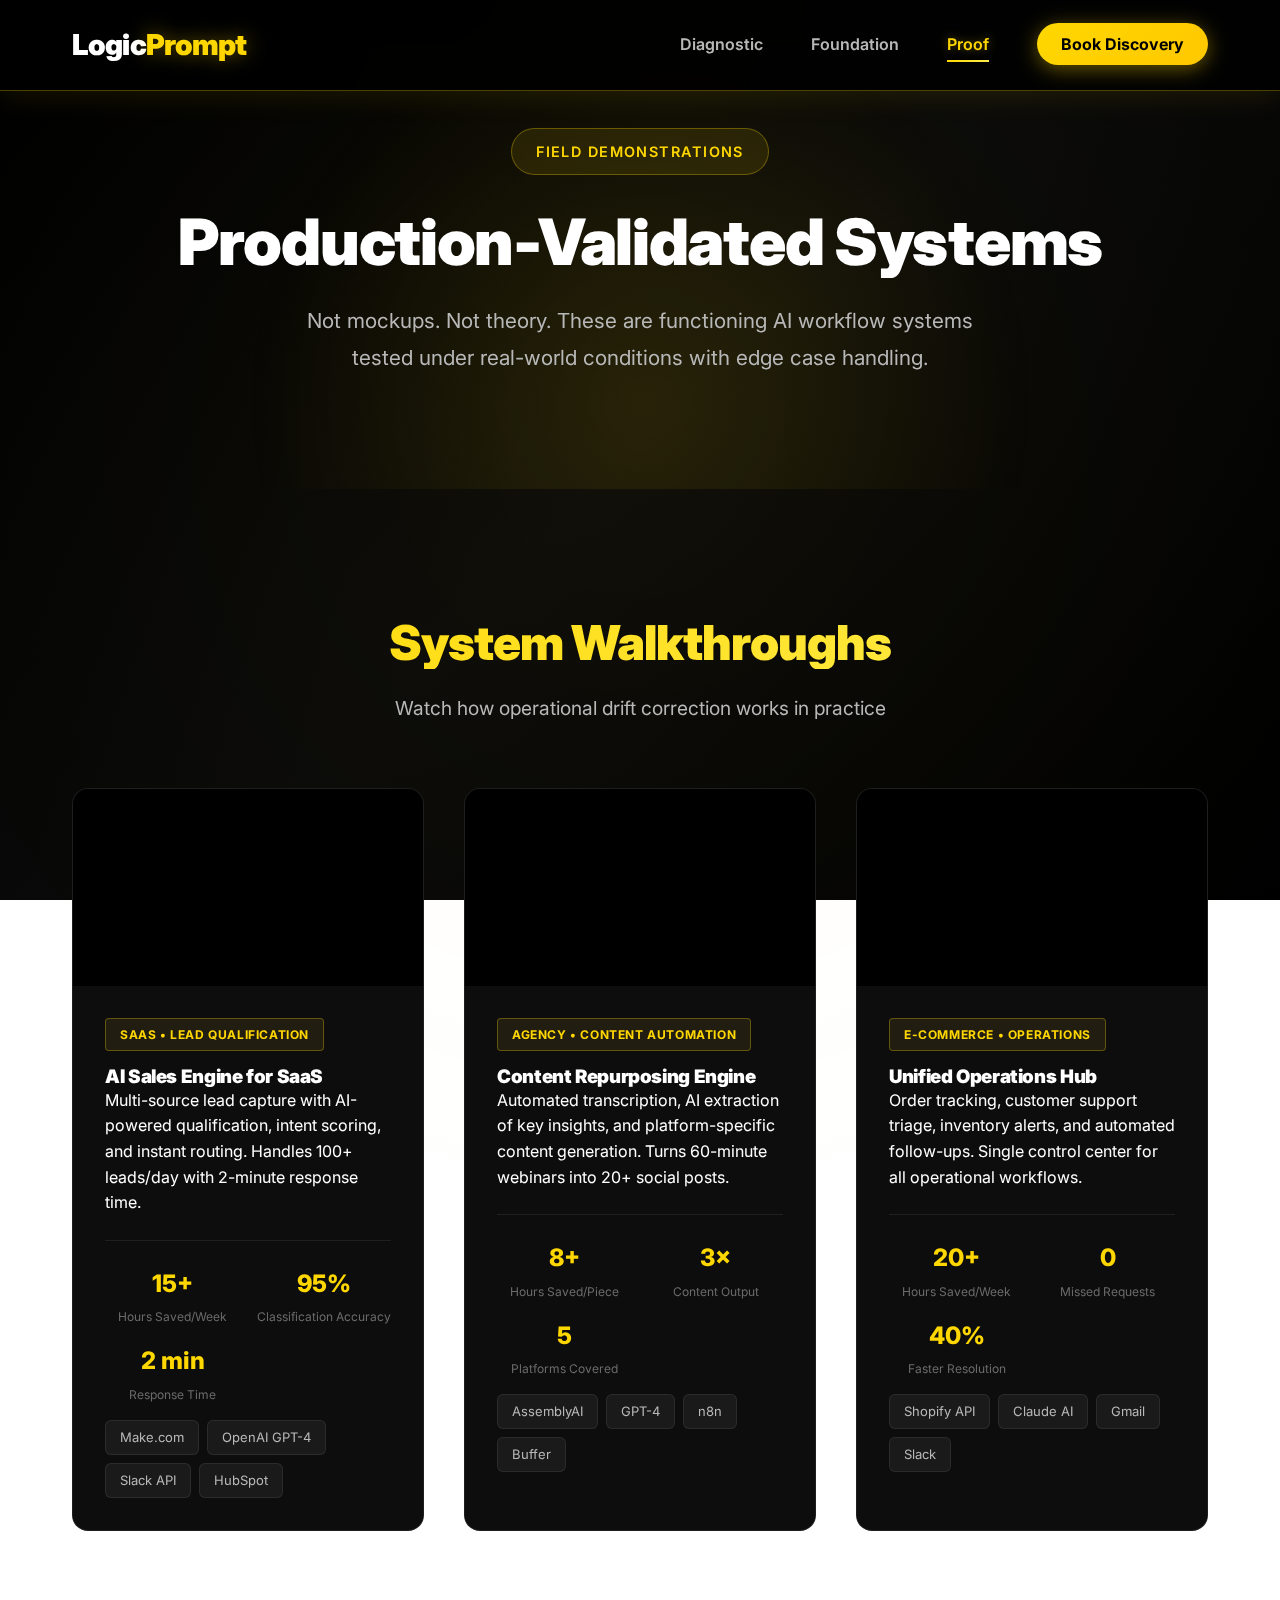
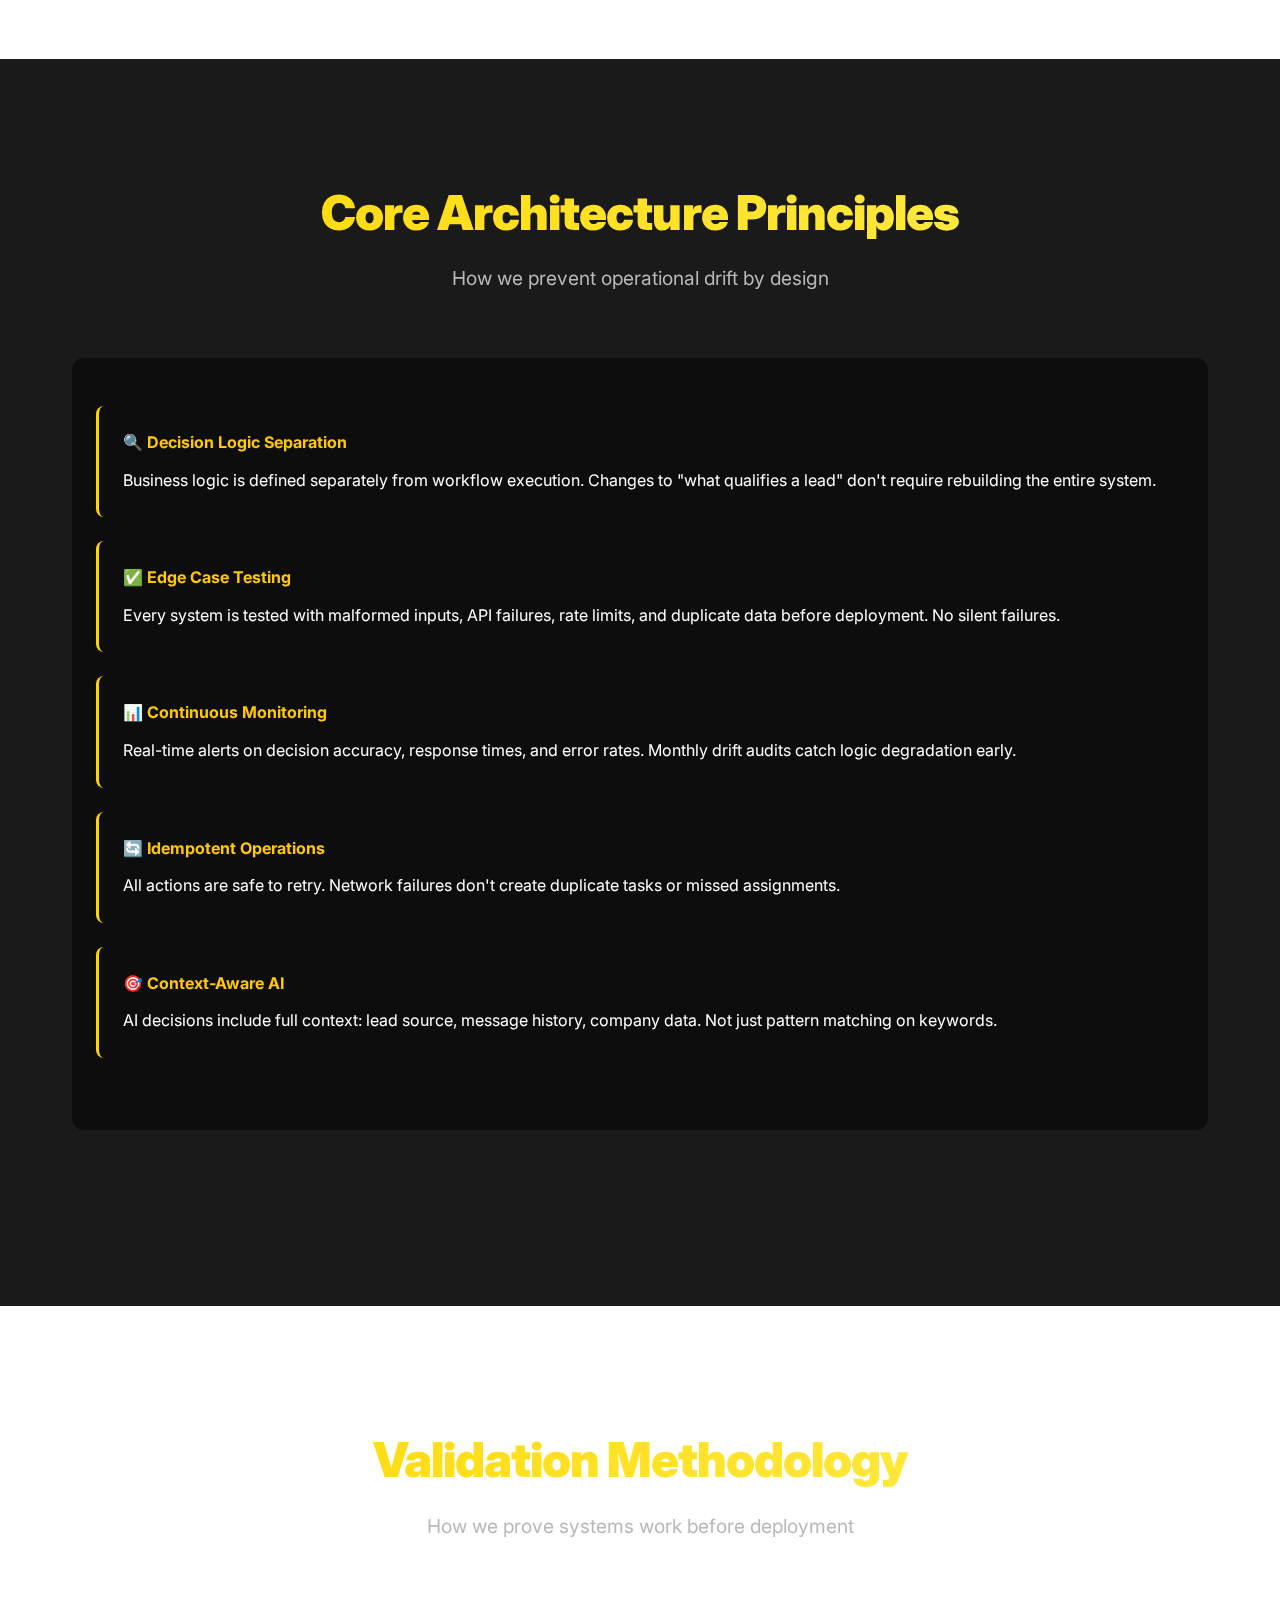
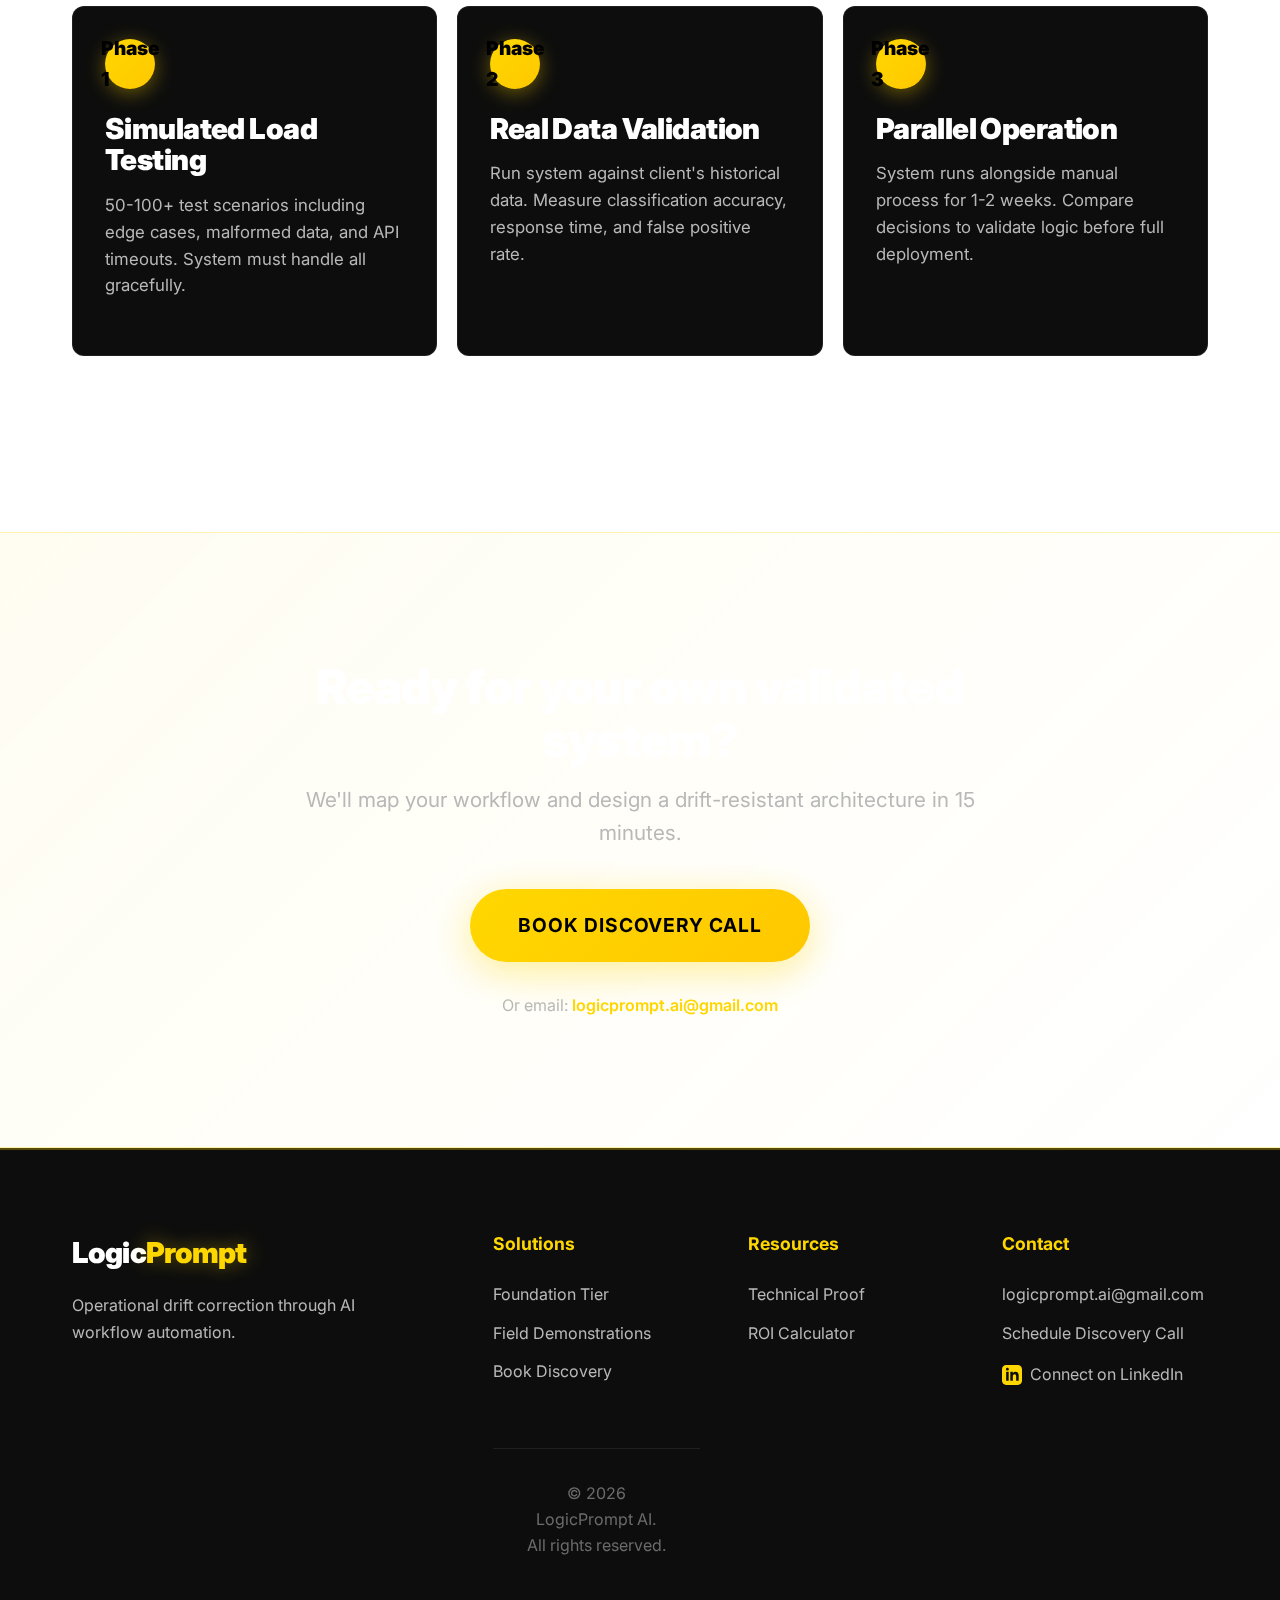
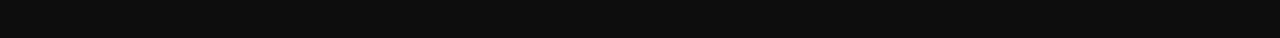
<file: research-specs.html>
<!DOCTYPE html>
<html lang="en">
<head>

    <script async src="https://www.googletagmanager.com/gtag/js?id=G-GGPPEN65YV"></script>
    <script>
      window.dataLayer = window.dataLayer || [];
      function gtag(){dataLayer.push(arguments);}
      gtag('js', new Date());
      gtag('config', 'G-GGPPEN65YV', {
        'send_page_view': true,
        'linker': { 'domains': ['logicpromptai-max.github.io'] }
      });
    </script>

    <meta charset="UTF-8">
    <meta name="viewport" content="width=device-width, initial-scale=1.0">
    
    <!-- SEO -->
    <title>Field Demonstrations | Technical Proof - LogicPrompt AI</title>
    <meta name="description" content="Production-validated AI workflow systems. Watch real demonstrations of lead qualification, content automation, and operations systems in action.">
    <meta name="keywords" content="AI automation demo, workflow automation proof, technical validation, system demonstrations">
    <link rel="canonical" href="https://logicpromptai-max.github.io/research-specs.html">
    
    <link rel="preconnect" href="https://fonts.googleapis.com">
    <link rel="preconnect" href="https://fonts.gstatic.com" crossorigin>
    <link href="https://fonts.googleapis.com/css2?family=Inter:wght@300;400;500;600;700;800;900&display=swap" rel="stylesheet">
    <link rel="stylesheet" href="style.css">
    
    <style>
        .demo-video-card {
            background: var(--dark-card);
            border: 1px solid var(--border-subtle);
            border-radius: 16px;
            padding: 0;
            overflow: hidden;
            transition: var(--transition-base);
        }
        
        .demo-video-card:hover {
            border-color: var(--gold-primary);
            box-shadow: var(--shadow-lg), var(--shadow-gold);
            transform: translateY(-4px);
        }
        
        .video-wrapper {
            position: relative;
            padding-bottom: 56.25%; /* 16:9 aspect ratio */
            height: 0;
            overflow: hidden;
            background: #000;
        }
        
        .video-wrapper iframe {
            position: absolute;
            top: 0;
            left: 0;
            width: 100%;
            height: 100%;
            border: none;
        }
        
        .demo-content {
            padding: 2rem;
        }
        
        .demo-badge {
            display: inline-block;
            padding: 0.375rem 0.875rem;
            background: rgba(212, 175, 55, 0.1);
            border: 1px solid var(--border-gold);
            border-radius: 4px;
            font-size: 0.75rem;
            font-weight: 700;
            color: var(--gold-primary);
            text-transform: uppercase;
            letter-spacing: 0.05em;
            margin-bottom: 1rem;
        }
        
        .demo-stats {
            display: grid;
            grid-template-columns: repeat(auto-fit, minmax(120px, 1fr));
            gap: 1rem;
            margin-top: 1.5rem;
            padding-top: 1.5rem;
            border-top: 1px solid var(--border-subtle);
        }
        
        .demo-stat {
            text-align: center;
        }
        
        .demo-stat-value {
            font-size: 1.5rem;
            font-weight: 800;
            color: var(--gold-primary);
            font-family: var(--font-mono);
        }
        
        .demo-stat-label {
            font-size: 0.75rem;
            color: var(--text-muted);
            margin-top: 0.25rem;
        }
        
        .tech-list {
            display: flex;
            flex-wrap: wrap;
            gap: 0.5rem;
            margin-top: 1rem;
        }
        
        .tech-item {
            padding: 0.375rem 0.875rem;
            background: var(--dark-elevated);
            border: 1px solid var(--border-subtle);
            border-radius: 6px;
            font-size: 0.8125rem;
            color: var(--text-secondary);
            font-family: var(--font-mono);
        }
        
        .architecture-section {
            background: var(--dark-elevated);
            padding: 3rem 1.5rem;
            border-radius: 12px;
            margin: 3rem 0;
        }
        
        .principle-card {
            background: var(--dark-card);
            border-left: 3px solid var(--gold-primary);
            padding: 1.5rem;
            margin-bottom: 1.5rem;
            border-radius: 8px;
        }
        
        .principle-card h4 {
            color: var(--gold-accent);
            margin-bottom: 0.75rem;
        }
    </style>
</head>
<body>
    <!-- Navigation -->
    <nav class="nav" id="mainNav">
        <div class="container nav-container">
            <a href="index.html" class="logo">Logic<span class="logo-accent">Prompt</span></a>
            <button class="nav-toggle" id="navToggle" aria-label="Toggle navigation">
                <span></span><span></span><span></span>
            </button>
            <ul class="nav-menu" id="navMenu">
                <li><a href="index.html" class="nav-link">Diagnostic</a></li>
                <li><a href="foundation.html" class="nav-link">Foundation</a></li>
                <li><a href="research-specs.html" class="nav-link active">Proof</a></li>
                <li><a href="audit.html" class="nav-link nav-cta">Book Discovery</a></li>
            </ul>
        </div>
    </nav>

    <!-- Hero -->
    <header class="hero" style="padding:8rem 1.5rem 4rem;">
        <div class="container">
            <div class="hero-badge">Field Demonstrations</div>
            <h1 class="hero-title">Production-Validated Systems</h1>
            <p class="hero-subtitle">
                Not mockups. Not theory. These are functioning AI workflow systems<br>
                tested under real-world conditions with edge case handling.
            </p>
        </div>
    </header>

    <!-- System Demonstrations -->
    <section class="section">
        <div class="container">
            <h2 class="section-title">System Walkthroughs</h2>
            <p class="section-subtitle">Watch how operational drift correction works in practice</p>
            
            <div class="drift-grid" style="margin-top:3rem;">
                <!-- SaaS Demo -->
                <div class="demo-video-card">
                    <div class="video-wrapper">
                        <iframe 
                            src="https://www.youtube.com/embed/nPURnt5qpco?enablejsapi=1" 
                            title="SaaS Lead Qualification System"
                            allow="accelerometer; autoplay; clipboard-write; encrypted-media; gyroscope; picture-in-picture" 
                            allowfullscreen>
                        </iframe>
                    </div>
                    <div class="demo-content">
                        <div class="demo-badge">SaaS • Lead Qualification</div>
                        <h3>AI Sales Engine for SaaS</h3>
                        <p>Multi-source lead capture with AI-powered qualification, intent scoring, and instant routing. Handles 100+ leads/day with 2-minute response time.</p>
                        
                        <div class="demo-stats">
                            <div class="demo-stat">
                                <div class="demo-stat-value">15+</div>
                                <div class="demo-stat-label">Hours Saved/Week</div>
                            </div>
                            <div class="demo-stat">
                                <div class="demo-stat-value">95%</div>
                                <div class="demo-stat-label">Classification Accuracy</div>
                            </div>
                            <div class="demo-stat">
                                <div class="demo-stat-value">2 min</div>
                                <div class="demo-stat-label">Response Time</div>
                            </div>
                        </div>
                        
                        <div class="tech-list">
                            <span class="tech-item">Make.com</span>
                            <span class="tech-item">OpenAI GPT-4</span>
                            <span class="tech-item">Slack API</span>
                            <span class="tech-item">HubSpot</span>
                        </div>
                    </div>
                </div>

                <!-- Agency Demo -->
                <div class="demo-video-card">
                    <div class="video-wrapper">
                        <iframe 
                            src="https://www.youtube.com/embed/5pfyEx2SWU0?enablejsapi=1" 
                            title="Agency Content Automation System"
                            allow="accelerometer; autoplay; clipboard-write; encrypted-media; gyroscope; picture-in-picture" 
                            allowfullscreen>
                        </iframe>
                    </div>
                    <div class="demo-content">
                        <div class="demo-badge">Agency • Content Automation</div>
                        <h3>Content Repurposing Engine</h3>
                        <p>Automated transcription, AI extraction of key insights, and platform-specific content generation. Turns 60-minute webinars into 20+ social posts.</p>
                        
                        <div class="demo-stats">
                            <div class="demo-stat">
                                <div class="demo-stat-value">8+</div>
                                <div class="demo-stat-label">Hours Saved/Piece</div>
                            </div>
                            <div class="demo-stat">
                                <div class="demo-stat-value">3×</div>
                                <div class="demo-stat-label">Content Output</div>
                            </div>
                            <div class="demo-stat">
                                <div class="demo-stat-value">5</div>
                                <div class="demo-stat-label">Platforms Covered</div>
                            </div>
                        </div>
                        
                        <div class="tech-list">
                            <span class="tech-item">AssemblyAI</span>
                            <span class="tech-item">GPT-4</span>
                            <span class="tech-item">n8n</span>
                            <span class="tech-item">Buffer</span>
                        </div>
                    </div>
                </div>

                <!-- E-commerce Demo -->
                <div class="demo-video-card">
                    <div class="video-wrapper">
                        <iframe 
                            src="https://www.youtube.com/embed/fj7RFXBar8Q?enablejsapi=1" 
                            title="E-commerce Operations System"
                            allow="accelerometer; autoplay; clipboard-write; encrypted-media; gyroscope; picture-in-picture" 
                            allowfullscreen>
                        </iframe>
                    </div>
                    <div class="demo-content">
                        <div class="demo-badge">E-commerce • Operations</div>
                        <h3>Unified Operations Hub</h3>
                        <p>Order tracking, customer support triage, inventory alerts, and automated follow-ups. Single control center for all operational workflows.</p>
                        
                        <div class="demo-stats">
                            <div class="demo-stat">
                                <div class="demo-stat-value">20+</div>
                                <div class="demo-stat-label">Hours Saved/Week</div>
                            </div>
                            <div class="demo-stat">
                                <div class="demo-stat-value">0</div>
                                <div class="demo-stat-label">Missed Requests</div>
                            </div>
                            <div class="demo-stat">
                                <div class="demo-stat-value">40%</div>
                                <div class="demo-stat-label">Faster Resolution</div>
                            </div>
                        </div>
                        
                        <div class="tech-list">
                            <span class="tech-item">Shopify API</span>
                            <span class="tech-item">Claude AI</span>
                            <span class="tech-item">Gmail</span>
                            <span class="tech-item">Slack</span>
                        </div>
                    </div>
                </div>
            </div>
        </div>
    </section>

    <!-- Architecture Principles -->
    <section class="section" style="background:var(--dark-elevated);">
        <div class="container">
            <h2 class="section-title">Core Architecture Principles</h2>
            <p class="section-subtitle">How we prevent operational drift by design</p>
            
            <div class="architecture-section" style="background:var(--dark-card);">
                <div class="principle-card">
                    <h4>🔍 Decision Logic Separation</h4>
                    <p>Business logic is defined separately from workflow execution. Changes to "what qualifies a lead" don't require rebuilding the entire system.</p>
                </div>
                
                <div class="principle-card">
                    <h4>✅ Edge Case Testing</h4>
                    <p>Every system is tested with malformed inputs, API failures, rate limits, and duplicate data before deployment. No silent failures.</p>
                </div>
                
                <div class="principle-card">
                    <h4>📊 Continuous Monitoring</h4>
                    <p>Real-time alerts on decision accuracy, response times, and error rates. Monthly drift audits catch logic degradation early.</p>
                </div>
                
                <div class="principle-card">
                    <h4>🔄 Idempotent Operations</h4>
                    <p>All actions are safe to retry. Network failures don't create duplicate tasks or missed assignments.</p>
                </div>
                
                <div class="principle-card">
                    <h4>🎯 Context-Aware AI</h4>
                    <p>AI decisions include full context: lead source, message history, company data. Not just pattern matching on keywords.</p>
                </div>
            </div>
        </div>
    </section>

    <!-- Technical Validation -->
    <section class="section">
        <div class="container">
            <h2 class="section-title">Validation Methodology</h2>
            <p class="section-subtitle">How we prove systems work before deployment</p>
            
            <div class="solution-grid">
                <div class="solution-card">
                    <div class="solution-step">Phase 1</div>
                    <h3>Simulated Load Testing</h3>
                    <p>50-100+ test scenarios including edge cases, malformed data, and API timeouts. System must handle all gracefully.</p>
                </div>
                
                <div class="solution-card">
                    <div class="solution-step">Phase 2</div>
                    <h3>Real Data Validation</h3>
                    <p>Run system against client's historical data. Measure classification accuracy, response time, and false positive rate.</p>
                </div>
                
                <div class="solution-card">
                    <div class="solution-step">Phase 3</div>
                    <h3>Parallel Operation</h3>
                    <p>System runs alongside manual process for 1-2 weeks. Compare decisions to validate logic before full deployment.</p>
                </div>
            </div>
        </div>
    </section>

    <!-- CTA -->
    <section class="section section-cta">
        <div class="container cta-container">
            <h2 class="cta-title">Ready for your own validated system?</h2>
            <p class="cta-subtitle">We'll map your workflow and design a drift-resistant architecture in 15 minutes.</p>
            <a href="audit.html" class="btn btn-primary btn-large">Book Discovery Call</a>
            <p class="cta-fallback">Or email: <a href="mailto:logicprompt.ai@gmail.com">logicprompt.ai@gmail.com</a></p>
        </div>
    </section>

    <!-- Footer -->
    <footer class="footer">
        <div class="container footer-container">
            <div class="footer-brand">
                <div class="logo">Logic<span class="logo-accent">Prompt</span></div>
                <p>Operational drift correction through AI workflow automation.</p>
            </div>
            
            <div class="footer-links">
                <div class="footer-col">
                    <h4>Solutions</h4>
                    <ul>
                        <li><a href="foundation.html">Foundation Tier</a></li>
                        <li><a href="research-specs.html">Field Demonstrations</a></li>
                        <li><a href="audit.html">Book Discovery</a></li>
                    </ul>
                </div>
                
                <div class="footer-col">
                    <h4>Resources</h4>
                    <ul>
                        <li><a href="research-specs.html">Technical Proof</a></li>
                        <li><a href="index.html#tei-calculator">ROI Calculator</a></li>
                    </ul>
                </div>
                
                <div class="footer-col">
                    <h4>Contact</h4>
    <ul>
        <li><a href="mailto:logicprompt.ai@gmail.com">logicprompt.ai@gmail.com</a></li>
        <li><a href="audit.html">Schedule Discovery Call</a></li>
        <li style="margin-top: 1rem;">
            <a href="https://www.linkedin.com/in/klyde-alan-miguel" target="_blank" style="display: flex; align-items: center; gap: 8px;">
                <svg xmlns="http://www.w3.org/2000/svg" width="20" height="20" viewBox="0 0 24 24" fill="var(--gold-primary)">
                    <path d="M19 0h-14c-2.761 0-5 2.239-5 5v14c0 2.761 2.239 5 5 5h14c2.761 0 5-2.239 5-5v-14c0-2.761-2.239-5-5-5zm-11 19h-3v-11h3v11zm-1.5-12.268c-.966 0-1.75-.79-1.75-1.764s.784-1.764 1.75-1.764 1.75.79 1.75 1.764-.783 1.764-1.75 1.764zm13.5 12.268h-3v-5.604c0-3.368-4-3.113-4 0v5.604h-3v-11h3v1.765c1.396-2.586 7-2.777 7 2.476v6.759z"/>
                </svg>
                <span>Connect on LinkedIn</span>
            </a>
        </li>
    </ul>
</div>
        
        <div class="footer-bottom">
            <div class="container">
                <p>&copy; 2026 LogicPrompt AI. All rights reserved.</p>
            </div>
        </div>
    </footer>

    <script src="script.js"></script>

    <script>
  // Track which Architecture Principles users find most interesting
  document.querySelectorAll('.principle-card').forEach(card => {
    card.addEventListener('mouseenter', () => {
      const principleName = card.querySelector('h4').innerText;
      if (typeof gtag === 'function') {
        gtag('event', 'view_principle', {
          'event_category': 'proof_page',
          'event_label': principleName
        });
      }
    }, { once: true }); // Only fires once per session per card
  });
</script>

</body>
</html>
</file>
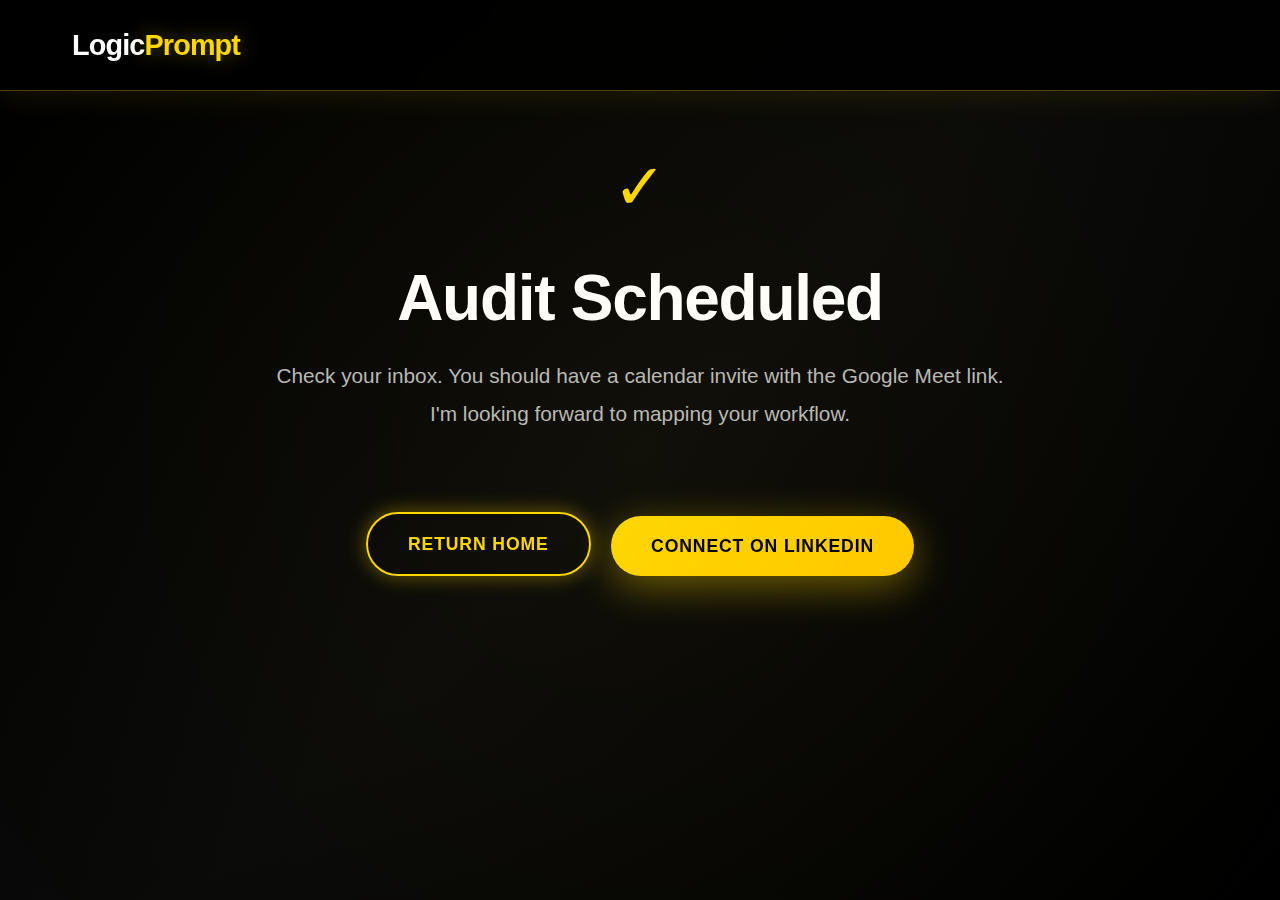
<file: thanks.html>
<!DOCTYPE html>
<html lang="en">
<head>
    <script async src="https://www.googletagmanager.com/gtag/js?id=G-GGPPEN65YV"></script>
    <script>
      window.dataLayer = window.dataLayer || [];
      function gtag(){dataLayer.push(arguments);}
      gtag('js', new Date());
      gtag('config', 'G-GGPPEN65YV', {
        'send_page_view': true,
        'linker': { 'domains': ['logicpromptai-max.github.io'] }
      });
      
      // 🎯 TRACKING THE WIN: 
      // This tells GA4 that a "Booked_Call" conversion just happened.
      gtag('event', 'conversion', {
          'send_to': 'G-GGPPEN65YV',
          'event_category': 'booking',
          'event_label': 'Discovery Call'
      });
    </script>

    <meta charset="UTF-8">
    <meta name="viewport" content="width=device-width, initial-scale=1.0">
    <title>Booking Confirmed | LogicPrompt AI</title>
    <link rel="stylesheet" href="style.css">
    
    <style>
        .thanks-container {
            height: 80vh;
            display: flex;
            flex-direction: column;
            justify-content: center;
            align-items: center;
            text-align: center;
            padding: 2rem;
        }
        .success-icon {
            font-size: 4rem;
            color: var(--gold-primary);
            margin-bottom: 1.5rem;
        }
    </style>
</head>
<body>
    <nav class="nav">
        <div class="container nav-container">
            <a href="index.html" class="logo">Logic<span class="logo-accent">Prompt</span></a>
        </div>
    </nav>

    <main class="thanks-container">
        <div class="success-icon">✓</div>
        <h1 class="hero-title">Audit Scheduled</h1>
        <p class="hero-subtitle">
            Check your inbox. You should have a calendar invite with the Google Meet link.<br>
            I'm looking forward to mapping your workflow.
        </p>
        <div style="margin-top: 2rem;">
            <a href="index.html" class="btn btn-secondary">Return Home</a>
            <a href="https://www.linkedin.com/in/klyde-alan-miguel" target="_blank" class="btn btn-primary" style="margin-left:1rem;">Connect on LinkedIn</a>
        </div>
    </main>
</body>
</html>
</file>
<file: style.css>
/* ==========================================================================
   LogicPrompt AI - Premium Luxury Theme
   High-Ticket Client Design with Gold Accents
   ========================================================================== */
html {
    scroll-behavior: smooth;
}

:root {
    /* Premium Gold Palette */
    --gold-primary: #FFD700;
    --gold-accent: #FFC800;
    --gold-dark: #B8860B;
    --gold-light: #FFED4E;
    --gold-glow: rgba(255, 215, 0, 0.4);
    
    /* Dark Luxury Background */
    --dark-bg: #000000;
    --dark-card: #0D0D0D;
    --dark-elevated: #1A1A1A;
    --dark-hover: #252525;
    
    /* Text Colors */
    --text-primary: #FFFFFF;
    --text-secondary: #B8B8B8;
    --text-muted: #6B6B6B;
    --text-gold: #FFD700;
    
    /* Borders & Shadows */
    --border-gold: rgba(255, 215, 0, 0.3);
    --border-gold-bright: rgba(255, 215, 0, 0.6);
    --border-subtle: rgba(255, 255, 255, 0.08);
    --shadow-gold: 0 0 40px rgba(255, 215, 0, 0.3);
    --shadow-gold-strong: 0 0 60px rgba(255, 215, 0, 0.5);
    --shadow-card: 0 20px 60px rgba(0, 0, 0, 0.5);
    
    /* Transitions */
    --transition-base: all 0.3s cubic-bezier(0.4, 0, 0.2, 1);
    --transition-slow: all 0.5s cubic-bezier(0.4, 0, 0.2, 1);
}

* {
    margin: 0;
    padding: 0;
    box-sizing: border-box;
}

body {
    background: linear-gradient(135deg, #000000 0%, #0a0a0a 50%, #000000 100%);
    background-attachment: fixed;
    color: var(--text-primary);
    font-family: 'Inter', -apple-system, BlinkMacSystemFont, 'Segoe UI', sans-serif;
    line-height: 1.6;
    overflow-x: hidden;
    position: relative;
}

/* Animated Background Glow Effect */
body::before {
    content: '';
    position: fixed;
    top: -50%;
    left: -50%;
    width: 200%;
    height: 200%;
    background: radial-gradient(circle at 50% 50%, rgba(255, 215, 0, 0.03) 0%, transparent 50%);
    animation: backgroundPulse 15s ease-in-out infinite;
    pointer-events: none;
    z-index: 0;
}

@keyframes backgroundPulse {
    0%, 100% { opacity: 0.3; transform: scale(1); }
    50% { opacity: 0.5; transform: scale(1.1); }
}

/* --- Layout Containers --- */
.container {
    max-width: 1200px;
    margin: 0 auto;
    padding: 0 2rem;
    position: relative;
    z-index: 1;
}

.section {
    padding: 8rem 0;
    position: relative;
}

/* --- Typography --- */
h1, h2, h3 {
    font-weight: 900;
    line-height: 1.1;
    letter-spacing: -0.02em;
}

.section-title {
    text-align: center;
    font-size: 3rem;
    margin-bottom: 1.5rem;
    background: linear-gradient(135deg, var(--gold-primary) 0%, var(--gold-light) 100%);
    -webkit-background-clip: text;
    -webkit-text-fill-color: transparent;
    background-clip: text;
    animation: shimmer 3s ease-in-out infinite;
}

@keyframes shimmer {
    0%, 100% { filter: brightness(1); }
    50% { filter: brightness(1.3); }
}

.section-subtitle {
    text-align: center;
    color: var(--text-secondary);
    margin-bottom: 4rem;
    font-size: 1.2rem;
    font-weight: 400;
}

.text-gold {
    color: var(--gold-primary);
    font-weight: 700;
}

/* --- Navigation --- */
.nav {
    position: fixed;
    top: 0;
    width: 100%;
    z-index: 1000;
    background: rgba(0, 0, 0, 0.85);
    backdrop-filter: blur(20px);
    border-bottom: 1px solid var(--border-gold);
    box-shadow: 0 4px 30px rgba(255, 215, 0, 0.1);
}

.nav-container {
    height: 90px;
    display: flex;
    justify-content: space-between;
    align-items: center;
}

.logo {
    font-size: 1.8rem;
    font-weight: 900;
    text-decoration: none;
    color: white;
    letter-spacing: -0.03em;
    transition: var(--transition-base);
}

.logo:hover {
    transform: scale(1.05);
    filter: drop-shadow(0 0 10px var(--gold-glow));
}

.logo-accent {
    color: var(--gold-primary);
    text-shadow: 0 0 20px var(--gold-glow);
}

.nav-menu {
    display: flex;
    list-style: none;
    gap: 3rem;
}

.nav-link {
    text-decoration: none;
    color: var(--text-secondary);
    font-weight: 600;
    font-size: 1rem;
    transition: var(--transition-base);
    position: relative;
    padding: 0.5rem 0;
}

.nav-link::after {
    content: '';
    position: absolute;
    bottom: 0;
    left: 0;
    width: 0;
    height: 2px;
    background: linear-gradient(90deg, var(--gold-primary), var(--gold-light));
    transition: var(--transition-base);
}

.nav-link:hover,
.nav-link.active {
    color: var(--gold-primary);
    text-shadow: 0 0 10px var(--gold-glow);
}

.nav-link:hover::after,
.nav-link.active::after {
    width: 100%;
}

.nav-cta {
    background: linear-gradient(135deg, var(--gold-primary) 0%, var(--gold-accent) 100%);
    color: #000 !important;
    padding: 0.7rem 1.5rem !important;
    border-radius: 50px;
    font-weight: 700;
    box-shadow: 0 4px 20px var(--gold-glow);
}

.nav-cta::after {
    display: none;
}

.nav-cta:hover {
    transform: translateY(-2px);
    box-shadow: 0 6px 30px rgba(255, 215, 0, 0.6);
    color: #000 !important;
}

/* --- Buttons --- */
.btn {
    display: inline-block;
    padding: 1rem 2.5rem;
    border-radius: 50px;
    font-weight: 700;
    font-size: 1.1rem;
    text-decoration: none;
    transition: var(--transition-base);
    cursor: pointer;
    border: none;
    position: relative;
    overflow: hidden;
    text-transform: uppercase;
    letter-spacing: 0.05em;
}

.btn::before {
    content: '';
    position: absolute;
    top: 50%;
    left: 50%;
    width: 0;
    height: 0;
    border-radius: 50%;
    background: rgba(255, 255, 255, 0.3);
    transform: translate(-50%, -50%);
    transition: width 0.6s, height 0.6s;
}

.btn:hover::before {
    width: 300px;
    height: 300px;
}

.btn-primary {
    background: linear-gradient(135deg, var(--gold-primary) 0%, var(--gold-accent) 100%);
    color: #000;
    box-shadow: 0 10px 40px var(--gold-glow);
    position: relative;
    z-index: 1;
}

.btn-primary:hover {
    transform: translateY(-3px) scale(1.02);
    box-shadow: 0 15px 60px rgba(255, 215, 0, 0.6);
    filter: brightness(1.1);
}

.btn-secondary {
    background: transparent;
    color: var(--gold-primary);
    border: 2px solid var(--gold-primary);
    box-shadow: 0 0 20px var(--gold-glow);
}

.btn-secondary:hover {
    background: var(--gold-primary);
    color: #000;
    transform: translateY(-3px);
    box-shadow: 0 10px 40px rgba(255, 215, 0, 0.5);
}

.btn-large {
    padding: 1.3rem 3rem;
    font-size: 1.2rem;
}

/* --- Hero Section --- */
.hero {
    padding: 12rem 0 8rem;
    text-align: center;
    position: relative;
    overflow: hidden;
}

.hero::before {
    content: '';
    position: absolute;
    top: 0;
    left: 50%;
    transform: translateX(-50%);
    width: 800px;
    height: 800px;
    background: radial-gradient(circle, rgba(255, 215, 0, 0.1) 0%, transparent 70%);
    pointer-events: none;
}

.hero-container {
    max-width: 900px;
    margin: 0 auto;
}

.hero-badge {
    display: inline-block;
    padding: 0.7rem 1.5rem;
    background: rgba(255, 215, 0, 0.1);
    border: 1px solid var(--border-gold);
    border-radius: 50px;
    color: var(--gold-primary);
    font-weight: 600;
    font-size: 0.9rem;
    text-transform: uppercase;
    letter-spacing: 0.1em;
    margin-bottom: 2rem;
    animation: pulse 2s ease-in-out infinite;
}

@keyframes pulse {
    0%, 100% { transform: scale(1); box-shadow: 0 0 0 0 var(--gold-glow); }
    50% { transform: scale(1.05); box-shadow: 0 0 20px var(--gold-glow); }
}

.hero-title {
    font-size: 4rem;
    margin-bottom: 1.5rem;
    line-height: 1.1;
}

.hero-subtitle {
    font-size: 1.3rem;
    color: var(--text-secondary);
    margin-bottom: 3rem;
    line-height: 1.8;
}

.hero-cta {
    display: flex;
    gap: 1.5rem;
    justify-content: center;
    flex-wrap: wrap;
    margin-bottom: 4rem;
}

.hero-stats {
    display: grid;
    grid-template-columns: repeat(auto-fit, minmax(200px, 1fr));
    gap: 2rem;
    margin-top: 4rem;
}

.stat {
    text-align: center;
    padding: 2rem;
    background: rgba(255, 215, 0, 0.03);
    border: 1px solid var(--border-gold);
    border-radius: 20px;
    transition: var(--transition-base);
}

.stat:hover {
    transform: translateY(-5px);
    background: rgba(255, 215, 0, 0.08);
    border-color: var(--border-gold-bright);
    box-shadow: 0 10px 40px var(--gold-glow);
}

.stat-value {
    font-size: 2.5rem;
    font-weight: 900;
    color: var(--gold-primary);
    margin-bottom: 0.5rem;
}

.stat-label {
    color: var(--text-secondary);
    font-size: 0.9rem;
}

/* --- Cards (Drift, Solution, Proof) --- */
.drift-grid,
.solution-grid,
.proof-grid {
    display: grid;
    grid-template-columns: repeat(auto-fit, minmax(320px, 1fr));
    gap: 2.5rem;
    margin-top: 4rem;
}

.drift-card,
.solution-card,
.proof-stat {
    background: var(--dark-card);
    padding: 3rem;
    border-radius: 24px;
    border: 1px solid var(--border-subtle);
    transition: var(--transition-base);
    position: relative;
    overflow: hidden;
}

.drift-card::before,
.solution-card::before,
.proof-stat::before {
    content: '';
    position: absolute;
    top: 0;
    left: 0;
    width: 100%;
    height: 100%;
    background: linear-gradient(135deg, rgba(255, 215, 0, 0.05) 0%, transparent 100%);
    opacity: 0;
    transition: var(--transition-base);
}

.drift-card:hover,
.solution-card:hover,
.proof-stat:hover {
    transform: translateY(-10px);
    border-color: var(--border-gold-bright);
    box-shadow: var(--shadow-gold-strong);
}

.drift-card:hover::before,
.solution-card:hover::before,
.proof-stat:hover::before {
    opacity: 1;
}

.drift-icon {
    font-size: 3rem;
    margin-bottom: 1.5rem;
    filter: drop-shadow(0 0 10px var(--gold-glow));
}

.drift-icon {
    opacity: 0.85;
    filter: none;
}


.drift-card h3,
.solution-card h3 {
    font-size: 1.8rem;
    margin-bottom: 1rem;
    color: var(--text-primary);
}

.drift-card p,
.solution-card p {
    color: var(--text-secondary);
    font-size: 1.05rem;
    line-height: 1.7;
    margin-bottom: 1.5rem;
}

.drift-card p {
    margin-bottom: 1.2rem;
}


/* --- Drift Cards: Grounded, Heavy, Non-Interactive --- */
.drift-card {
    transform: none !important;
    box-shadow: none !important;
    background: linear-gradient(
        180deg,
        rgba(255, 255, 255, 0.015),
        rgba(255, 255, 255, 0.005)
    );
}

.drift-card:hover {
    transform: none !important;
    box-shadow: none !important;
    border-color: var(--border-subtle);
}


.solution-grid {
    display: grid;
    grid-template-columns: repeat(auto-fit, minmax(320px, 1fr));
    gap: 2.5rem;
    margin-top: 4rem;
}

.solution-card {
    background: var(--dark-card);
    padding: 3rem;
    border-radius: 24px;
    border: 1px solid var(--border-subtle);
    transition: var(--transition-base);
    position: relative;
    overflow: hidden;
}

.solution-card::before {
    content: '';
    position: absolute;
    top: 0;
    left: 0;
    width: 100%;
    height: 100%;
    background: linear-gradient(135deg, rgba(255, 215, 0, 0.05) 0%, transparent 100%);
    opacity: 0;
    transition: var(--transition-base);
}

.solution-card:hover {
    transform: translateY(-10px);
    border-color: var(--border-gold-bright);
    box-shadow: var(--shadow-gold-strong);
}

.solution-card:hover::before {
    opacity: 1;
}

.drift-impact {
    margin-top: 1.75rem;
    padding-top: 1rem;
    border-top: 1px dashed rgba(255, 215, 0, 0.25);
    font-weight: 700;
    font-size: 0.95rem;
    letter-spacing: 0.03em;
    text-transform: uppercase;
    color: var(--gold-primary);
}


.solution-step {
    display: inline-block;
    width: 50px;
    height: 50px;
    background: linear-gradient(135deg, var(--gold-primary), var(--gold-accent));
    color: #000;
    border-radius: 50%;
    display: flex;
    align-items: center;
    justify-content: center;
    font-weight: 900;
    font-size: 1.2rem;
    margin-bottom: 1.5rem;
    box-shadow: 0 4px 20px var(--gold-glow);
}

.solution-link {
    color: var(--gold-primary);
    text-decoration: none;
    font-weight: 600;
    transition: var(--transition-base);
}

.solution-link:hover {
    color: var(--gold-light);
    text-shadow: 0 0 10px var(--gold-glow);
}

/* --- Proof Stats --- */
.proof-value {
    font-size: 3.5rem;
    font-weight: 900;
    color: var(--gold-primary);
    margin-bottom: 0.5rem;
    text-shadow: 0 0 30px var(--gold-glow);
}

.proof-label {
    font-size: 1.1rem;
    font-weight: 600;
    margin-bottom: 0.5rem;
    color: var(--text-primary);
}

.proof-detail {
    color: var(--text-secondary);
    font-size: 0.95rem;
}

.proof-cta {
    text-align: center;
    margin-top: 4rem;
}

/* --- Calculator --- */
.calculator-card {
    background: var(--dark-card);
    border: 2px solid var(--border-gold);
    border-radius: 24px;
    padding: 3rem;
    box-shadow: var(--shadow-gold);
    display: grid;
    grid-template-columns: 1fr 1fr;
    gap: 4rem;
    margin-top: 3rem;
}

.input-group {
    margin-bottom: 2rem;
}

.input-group label {
    display: block;
    color: var(--text-primary);
    font-weight: 600;
    margin-bottom: 0.8rem;
    font-size: 1.05rem;
}

.input-group input {
    width: 100%;
    padding: 1rem 1.5rem;
    background: var(--dark-elevated);
    border: 2px solid var(--border-subtle);
    border-radius: 12px;
    color: var(--text-primary);
    font-size: 1.1rem;
    font-weight: 600;
    transition: var(--transition-base);
}

.input-group input:focus {
    outline: none;
    border-color: var(--gold-primary);
    box-shadow: 0 0 20px var(--gold-glow);
}

.input-hint {
    display: block;
    color: var(--text-muted);
    font-size: 0.85rem;
    margin-top: 0.5rem;
}

.calculator-results {
    display: flex;
    flex-direction: column;
    gap: 1.5rem;
}

.result-card {
    background: linear-gradient(135deg, rgba(255, 215, 0, 0.05) 0%, rgba(255, 215, 0, 0.02) 100%);
    padding: 2rem;
    border-radius: 16px;
    border: 1px solid var(--border-gold);
    text-align: center;
    transition: var(--transition-base);
}

.result-card:hover {
    transform: scale(1.03);
    box-shadow: 0 10px 40px var(--gold-glow);
}

.result-primary {
    border: 2px solid var(--gold-primary);
    background: linear-gradient(135deg, rgba(255, 215, 0, 0.1) 0%, rgba(255, 215, 0, 0.05) 100%);
}

.result-label {
    font-size: 0.9rem;
    color: var(--text-secondary);
    text-transform: uppercase;
    letter-spacing: 0.1em;
    margin-bottom: 0.5rem;
    font-weight: 600;
}

.result-value {
    font-size: 2.5rem;
    font-weight: 900;
    color: var(--text-primary);
    margin-bottom: 0.5rem;
}

.result-sublabel {
    font-size: 0.85rem;
    color: var(--text-muted);
}

.calculator-cta {
    grid-column: 1 / -1;
    text-align: center;
    margin-top: 2rem;
    padding-top: 2rem;
    border-top: 1px solid var(--border-subtle);
}

.calculator-disclaimer {
    color: var(--text-muted);
    font-size: 0.9rem;
    margin-top: 1rem;
}

/* --- CTA Section --- */
.section-cta {
    background: linear-gradient(135deg, rgba(255, 215, 0, 0.05) 0%, transparent 100%);
    border-top: 1px solid var(--border-gold);
    border-bottom: 1px solid var(--border-gold);
}

.cta-container {
    text-align: center;
    max-width: 800px;
    margin: 0 auto;
}

.cta-title {
    font-size: 3rem;
    margin-bottom: 1rem;
}

.cta-subtitle {
    font-size: 1.3rem;
    color: var(--text-secondary);
    margin-bottom: 2.5rem;
}

.cta-fallback {
    margin-top: 1.5rem;
    color: var(--text-secondary);
}

.cta-fallback a {
    color: var(--gold-primary);
    text-decoration: none;
    font-weight: 600;
    transition: var(--transition-base);
}

.cta-fallback a:hover {
    color: var(--gold-light);
    text-shadow: 0 0 10px var(--gold-glow);
}

/* --- Footer --- */
.footer {
    padding: 5rem 0 2rem;
    background: var(--dark-card);
    border-top: 2px solid var(--border-gold);
}

.footer-container {
    display: grid;
    grid-template-columns: 1fr 2fr;
    gap: 4rem;
    margin-bottom: 3rem;
}

.footer-brand p {
    color: var(--text-secondary);
    margin-top: 1rem;
    line-height: 1.7;
}

.footer-links {
    display: grid;
    grid-template-columns: repeat(3, 1fr);
    gap: 3rem;
}

.footer-col h4 {
    color: var(--gold-primary);
    margin-bottom: 1.5rem;
    font-size: 1.1rem;
}

.footer-col ul {
    list-style: none;
}

.footer-col ul li {
    margin-bottom: 0.8rem;
}

.footer-col ul li a {
    color: var(--text-secondary);
    text-decoration: none;
    transition: var(--transition-base);
}

.footer-col ul li a:hover {
    color: var(--gold-primary);
    padding-left: 5px;
}

.footer-bottom {
    border-top: 1px solid var(--border-subtle);
    padding-top: 2rem;
    text-align: center;
    color: var(--text-muted);
}

/* --- Pricing Cards --- */
.pricing-card {
    background: var(--dark-card);
    border: 2px solid var(--border-subtle);
    border-radius: 24px;
    padding: 3rem;
    transition: var(--transition-base);
    position: relative;
    overflow: hidden;
}

.pricing-card:hover {
    transform: translateY(-10px) scale(1.02);
    border-color: var(--gold-primary);
    box-shadow: 0 20px 60px var(--gold-glow);
}

.pricing-card.featured {
    border-color: var(--gold-primary);
    box-shadow: 0 10px 40px var(--gold-glow);
}

.pricing-badge {
    position: absolute;
    top: 1.5rem;
    right: 1.5rem;
    background: linear-gradient(135deg, var(--gold-primary), var(--gold-accent));
    color: #000;
    padding: 0.5rem 1rem;
    border-radius: 50px;
    font-size: 0.8rem;
    font-weight: 700;
    text-transform: uppercase;
    letter-spacing: 0.05em;
}

/* --- Animations --- */
.drift-card,
.solution-card,
.proof-stat,
.result-card,
.hero,
.pricing-card,
.calculator-card {
    opacity: 0;
    transform: translateY(40px);
    transition: opacity 0.8s cubic-bezier(0.4, 0, 0.2, 1),
                transform 0.8s cubic-bezier(0.4, 0, 0.2, 1);
}

.visible {
    opacity: 1 !important;
    transform: translateY(0) !important;
}

/* --- Mobile Navigation --- */
.nav-toggle {
    display: none;
    flex-direction: column;
    gap: 6px;
    background: transparent;
    border: none;
    cursor: pointer;
    padding: 5px;
    z-index: 1001;
}

.nav-toggle span {
    width: 28px;
    height: 3px;
    background: var(--gold-primary);
    transition: all 0.3s ease;
    border-radius: 3px;
    box-shadow: 0 0 10px var(--gold-glow);
}

.nav-toggle.open span:nth-child(1) {
    transform: rotate(45deg) translate(8px, 8px);
}

.nav-toggle.open span:nth-child(2) {
    opacity: 0;
}

.nav-toggle.open span:nth-child(3) {
    transform: rotate(-45deg) translate(8px, -8px);
}

/* --- Mobile Responsive --- */
@media (max-width: 768px) {
    .nav-toggle {
        display: flex;
    }
    
    .nav-menu {
        position: absolute;
        top: 100%;
        left: 0;
        width: 100%;
        background: rgba(0, 0, 0, 0.98);
        backdrop-filter: blur(20px);
        flex-direction: column;
        padding: 2rem;
        gap: 1.5rem;
        transform: translateY(-100%);
        opacity: 0;
        visibility: hidden;
        transition: all 0.4s cubic-bezier(0.4, 0, 0.2, 1);
        border-bottom: 2px solid var(--border-gold);
        box-shadow: 0 10px 40px var(--gold-glow);
    }
    
    .nav-menu.active {
        transform: translateY(0);
        opacity: 1;
        visibility: visible;
    }
    
    .nav-link {
        font-size: 1.2rem;
        padding: 1rem 0;
        text-align: center;
    }
    
    .nav-cta {
        margin-top: 1rem;
    }
    
    .hero-title {
        font-size: 2.5rem;
    }
    
    .section-title {
        font-size: 2rem;
    }
    
    .calculator-card {
        grid-template-columns: 1fr;
        gap: 2rem;
    }
    
    .footer-container {
        grid-template-columns: 1fr;
        gap: 3rem;
    }
    
    .footer-links {
        grid-template-columns: 1fr;
        gap: 2rem;
    }
}

/* --- Smooth Scrollbar --- */
::-webkit-scrollbar {
    width: 12px;
}

::-webkit-scrollbar-track {
    background: var(--dark-bg);
}

::-webkit-scrollbar-thumb {
    background: linear-gradient(180deg, var(--gold-primary), var(--gold-dark));
    border-radius: 10px;
}

::-webkit-scrollbar-thumb:hover {
    background: linear-gradient(180deg, var(--gold-light), var(--gold-primary));
}

/* Audit Page Solution Grid */
.solution-grid {
    display: grid;
    grid-template-columns: repeat(auto-fit, minmax(300px, 1fr));
    gap: 20px;
    margin-bottom: 3rem;
}

.solution-card {
    background: var(--dark-card); /* Ensure this is slightly lighter than the body black */
    padding: 2rem;
    border-radius: 12px;
    border: 1px solid var(--border-subtle);
    transition: transform 0.3s ease;
}

.solution-card:hover {
    transform: translateY(-5px);
    border-color: var(--gold-accent);
}

.solution-card p {
    color: var(--text-secondary); /* Make sure this isn't black! */
    line-height: 1.6;
}

/* Safety: If Javascript reveal fails, ensure cards are visible */
.solution-card, .drift-card, .proof-stat {
    opacity: 1 !important;
    visibility: visible !important;
    transform: none !important;
}

/* --- LogicPrompt Click-Fix Patch --- */

/* 1. Ensure the background gradient doesn't block the click */
.drift-card::before,
.solution-card::before,
.proof-stat::before {
    pointer-events: none !important; 
}

/* 2. Force the links to the highest layer and ensure they are clickable */
.solution-link {
    position: relative !important;
    z-index: 20 !important;
    pointer-events: auto !important;
    display: inline-block !important;
}

/* 3. Set the default card behavior */
.solution-card {
    cursor: default;
}

<section class="section section-problem">
.section-problem {
    border-top: 1px solid rgba(255, 215, 0, 0.15);
    border-bottom: 1px solid rgba(255, 215, 0, 0.15);
}
</file>
